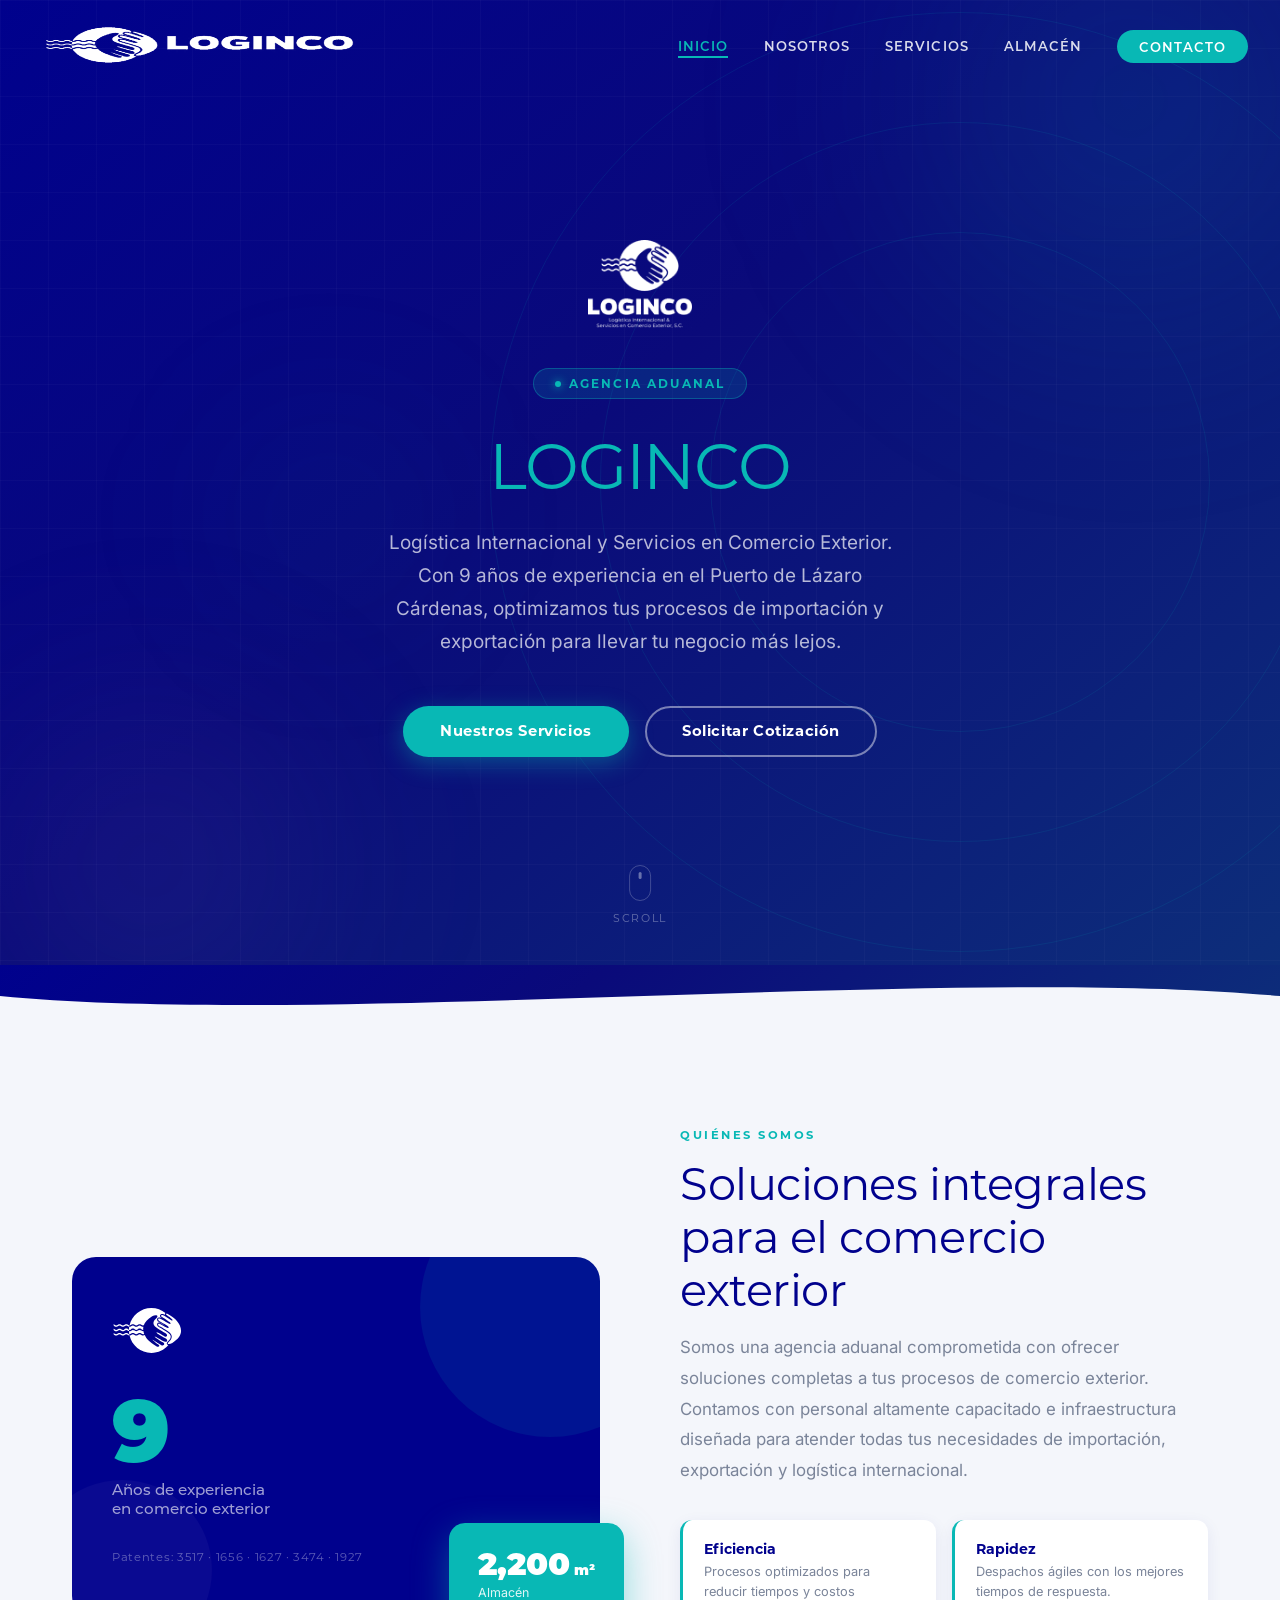
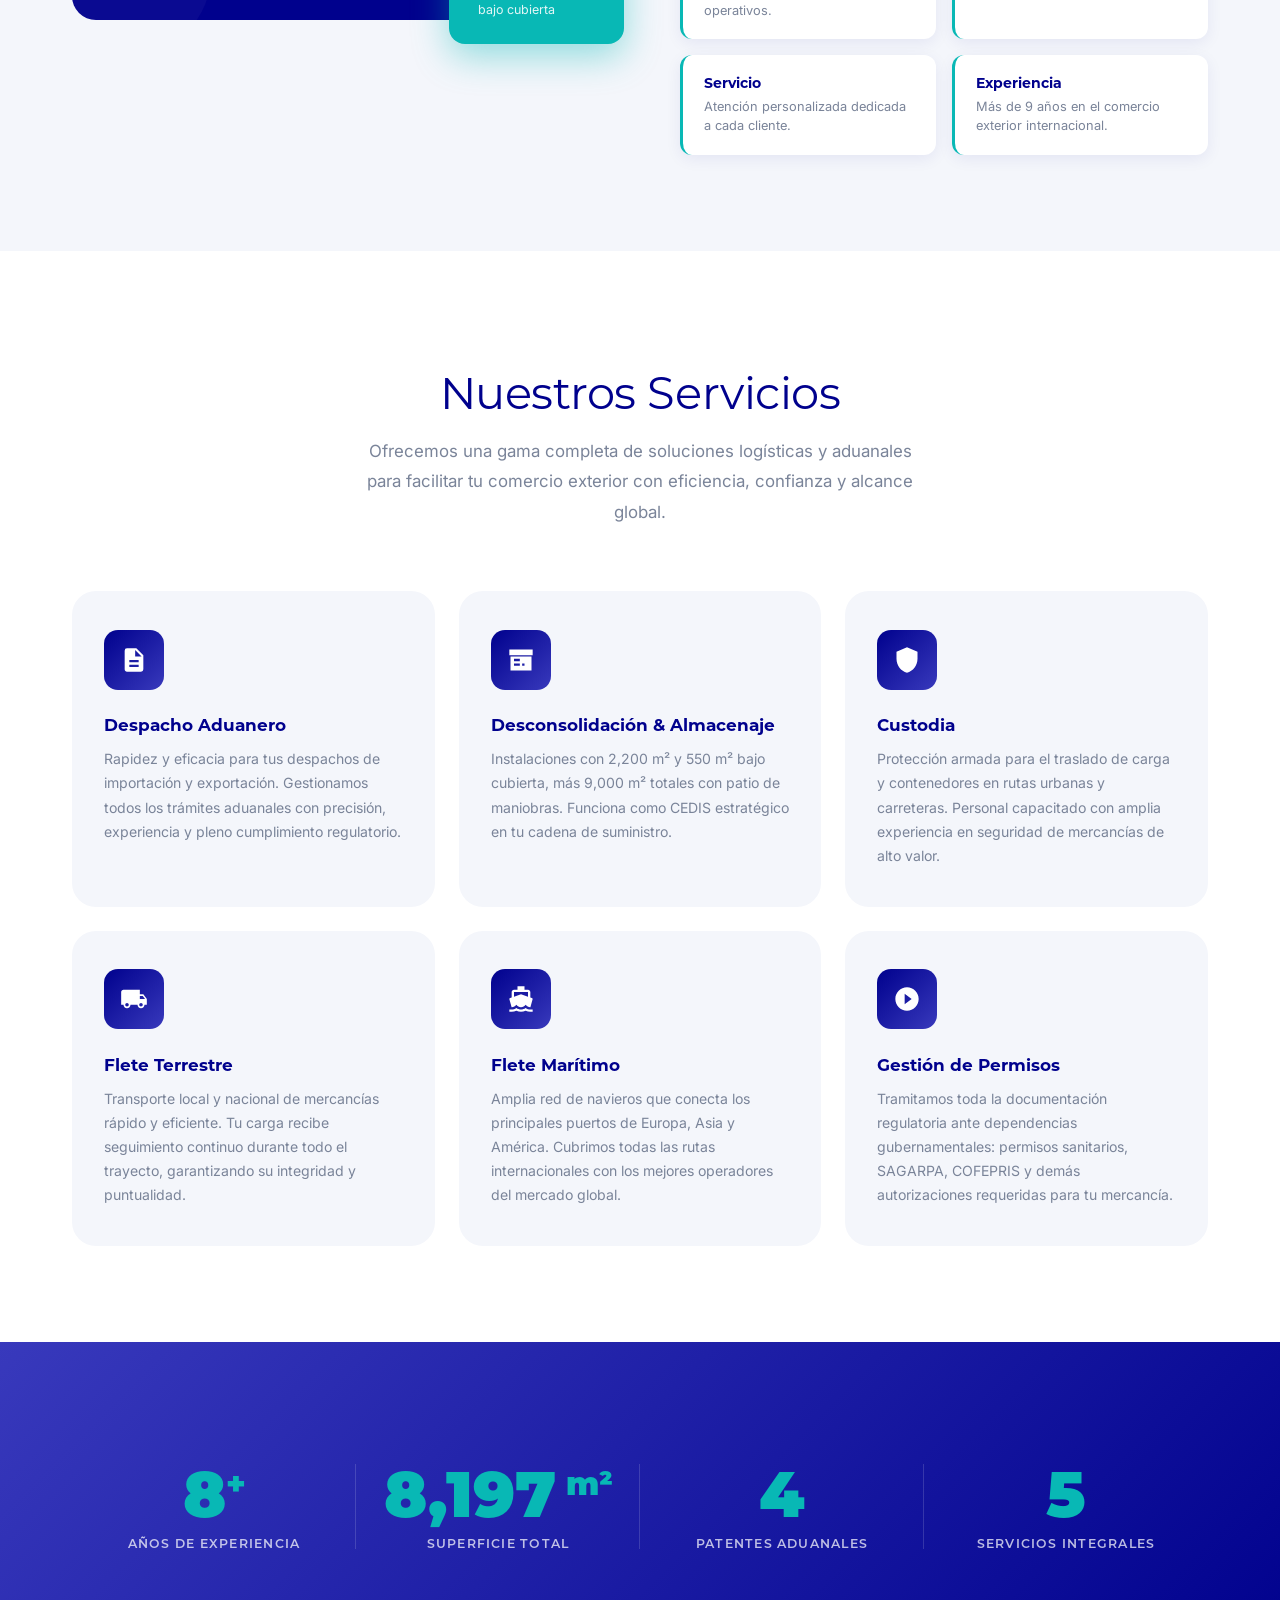
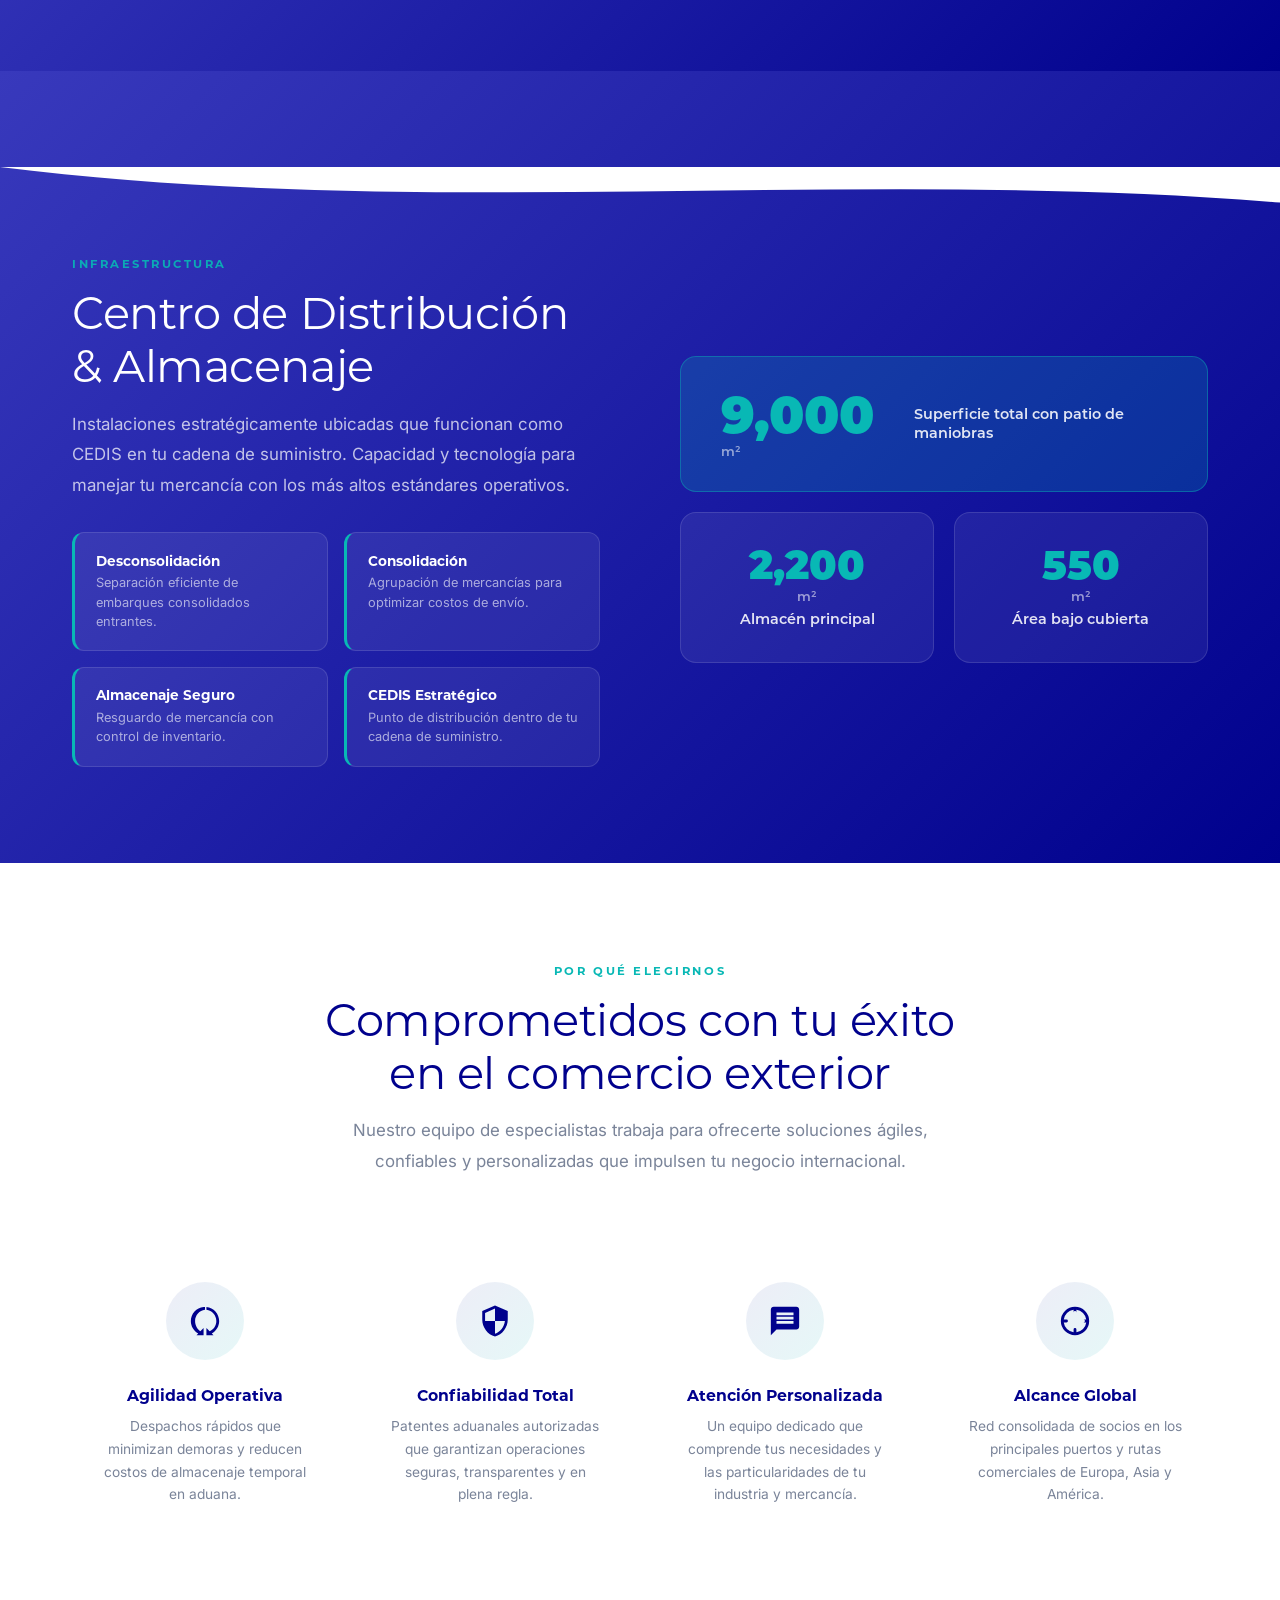
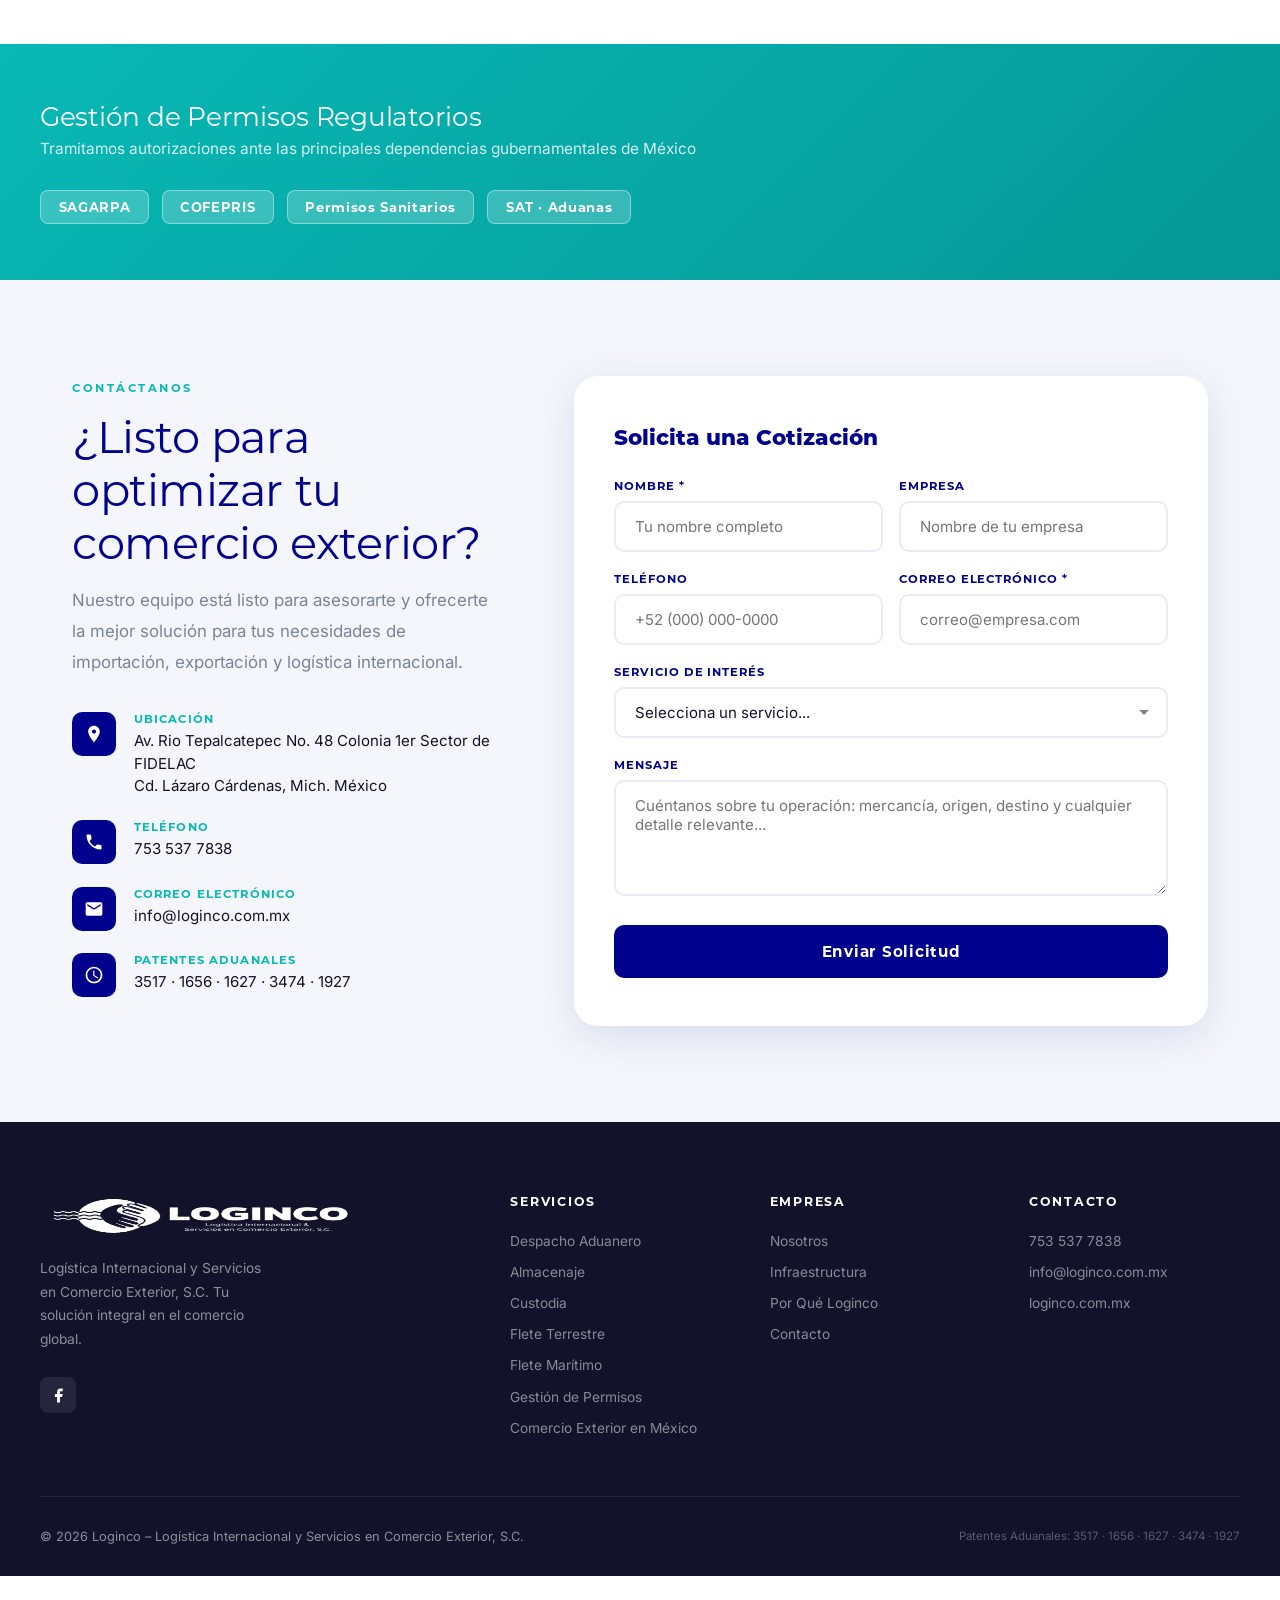
<file: index.html>
<!DOCTYPE html>
<html lang="es">
<head>
  <meta charset="UTF-8">
  <meta name="viewport" content="width=device-width, initial-scale=1.0">
  <meta name="description" content="Loginco – Agencia Aduanal con más de 9 años de experiencia en logística internacional y servicios de comercio exterior. Importación, exportación, almacenaje, flete y más.">
  <meta name="keywords" content="agencia aduanal, despacho aduanero, importación, exportación, flete marítimo, flete terrestre, almacenaje, comercio exterior, México">
  <title>Loginco | Agencia Aduanal Autorizada – Lázaro Cárdenas, Michoacán</title>

  <!-- Canonical -->
  <link rel="canonical" href="https://loginco.com.mx/">

  <!-- Favicon -->
  <link rel="icon" href="favicon.svg" type="image/svg+xml">
  <link rel="icon" href="img/favicon-32x32.png" sizes="32x32" type="image/png">
  <link rel="icon" href="img/favicon-16x16.png" sizes="16x16" type="image/png">
  <link rel="apple-touch-icon" href="img/apple-touch-icon.png" sizes="180x180">
  <link rel="shortcut icon" href="favicon.ico">

  <!-- Robots -->
  <meta name="robots" content="index, follow, max-snippet:-1, max-image-preview:large, max-video-preview:-1">

  <!-- Schema.org JSON-LD -->
  <script type="application/ld+json">
  {
    "@context": "https://schema.org",
    "@graph": [
      {
        "@type": ["LocalBusiness", "ProfessionalService"],
        "name": "Loginco – Logística Internacional y Servicios en Comercio Exterior, S.C.",
        "alternateName": "Loginco",
        "description": "Agencia aduanal autorizada con 5 patentes y más de 9 años de experiencia en importación, exportación, almacenaje, flete terrestre y marítimo, y gestión de permisos regulatorios en México.",
        "url": "https://loginco.com.mx",
        "logo": "https://loginco.com.mx/img/Logotipo-Horizontal-Descriptivo.png",
        "image": "https://loginco.com.mx/img/Logotipo-Vertical-Descriptivo.png",
        "telephone": "+52-753-537-7838",
        "email": "contacto@loginco.com.mx",
        "address": {
          "@type": "PostalAddress",
          "streetAddress": "Av. Rio Tepalcatepec No. 48, Col. 1er Sector de FIDELAC",
          "addressLocality": "Ciudad Lázaro Cárdenas",
          "addressRegion": "Michoacán",
          "postalCode": "60950",
          "addressCountry": "MX"
        },
        "geo": {
          "@type": "GeoCoordinates",
          "latitude": "17.9573",
          "longitude": "-102.1965"
        },
        "foundingDate": "2017",
        "areaServed": {
          "@type": "Country",
          "name": "México"
        },
        "hasOfferCatalog": {
          "@type": "OfferCatalog",
          "name": "Servicios Aduanales y Logísticos",
          "itemListElement": [
            {"@type": "Offer", "itemOffered": {"@type": "Service", "name": "Despacho Aduanero", "url": "https://loginco.com.mx/agencia-aduanal-mexico/"}},
            {"@type": "Offer", "itemOffered": {"@type": "Service", "name": "Desconsolidación y Almacenaje", "url": "https://loginco.com.mx/deposito-fiscal-mexico/"}},
            {"@type": "Offer", "itemOffered": {"@type": "Service", "name": "Custodia de Carga"}},
            {"@type": "Offer", "itemOffered": {"@type": "Service", "name": "Flete Terrestre", "url": "https://loginco.com.mx/transporte-de-carga-mexico/"}},
            {"@type": "Offer", "itemOffered": {"@type": "Service", "name": "Flete Marítimo", "url": "https://loginco.com.mx/envios-de-contenedores-mexico/"}},
            {"@type": "Offer", "itemOffered": {"@type": "Service", "name": "Gestión de Permisos Regulatorios"}}
          ]
        },
        "sameAs": [
          "https://loginco.com.mx"
        ]
      },
      {
        "@type": "WebSite",
        "name": "Loginco",
        "url": "https://loginco.com.mx"
      }
    ]
  }
  </script>

  <!-- Preload hero image (LCP crítico) -->
  <link rel="preload" as="image" href="/img/logo-hero.png" fetchpriority="high">


  <!-- Fuentes autoalojadas (woff2) – precarga de las críticas para el primer render -->
  <link rel="preload" as="font" type="font/woff2" href="/font/inter.woff2" crossorigin>
  <link rel="preload" as="font" type="font/woff2" href="/font/montserrat-400.woff2" crossorigin>
  <link rel="preload" as="font" type="font/woff2" href="/font/montserrat-700.woff2" crossorigin>

  <!--CSS:START--><style>@font-face{font-family:Montserrat;src:url(/font/montserrat-400.woff2)format("woff2");font-weight:400;font-style:normal;font-display:swap}@font-face{font-family:Montserrat;src:url(/font/montserrat-500.woff2)format("woff2");font-weight:500;font-style:normal;font-display:swap}@font-face{font-family:Montserrat;src:url(/font/montserrat-600.woff2)format("woff2");font-weight:600;font-style:normal;font-display:swap}@font-face{font-family:Montserrat;src:url(/font/montserrat-700.woff2)format("woff2");font-weight:700;font-style:normal;font-display:swap}@font-face{font-family:Montserrat;src:url(/font/montserrat-800.woff2)format("woff2");font-weight:800;font-style:normal;font-display:swap}@font-face{font-family:Montserrat;src:url(/font/montserrat-900.woff2)format("woff2");font-weight:900;font-style:normal;font-display:swap}@font-face{font-family:Inter;src:url(/font/inter.woff2)format("woff2");font-weight:100 900;font-style:normal;font-display:swap}:root{--navy:#00018d;--blue:#3839bc;--lavender:#7e71b7;--teal:#08b8b5;--teal-d:#069896;--white:#fff;--bg:#f4f6fb;--border:#e8ecf5;--muted:#7a8499;--dark:#12132a;--grad-hero:linear-gradient(140deg, #00018d 0%, #0a0a7a 45%, #0d2e7a 100%);--grad-mid:linear-gradient(135deg, #3839bc 0%, #00018d 100%);--shadow-s:0 4px 16px rgba(0,1,141,.07);--shadow-m:0 10px 40px rgba(0,1,141,.11);--r:16px;--rl:24px;--t:.3s ease;--font-display:"Montserrat", sans-serif;--font-heading:"Montserrat", sans-serif;--font-body:"Inter", sans-serif}*,:before,:after{box-sizing:border-box;margin:0;padding:0}html{scroll-behavior:smooth;font-size:16px}body{font-family:var(--font-body);color:var(--dark);background:var(--white);-webkit-font-smoothing:antialiased;overflow-x:hidden}img{max-width:100%;display:block}a{text-decoration:none}.wrap{width:100%;max-width:1200px;margin:0 auto;padding:0 2rem}section{padding:6rem 0}.lbl{font-family:var(--font-heading);letter-spacing:.22em;text-transform:uppercase;color:var(--teal);margin-bottom:1rem;font-size:.72rem;font-weight:700;display:inline-block}.lbl-w{color:rgba(8,184,181,.9)}.h2{font-family:var(--font-display);color:var(--navy);letter-spacing:-.01em;font-size:max(1.9rem,min(4vw,2.8rem));font-weight:400;line-height:1.18}.h2-w{color:var(--white)}.h2-c{text-align:center}.sub{color:var(--muted);margin-top:1rem;font-size:1.05rem;line-height:1.82}.sub-w{color:rgba(255,255,255,.72)}.sub-c{text-align:center;max-width:580px;margin-left:auto;margin-right:auto}.btn{font-family:var(--font-heading);letter-spacing:.04em;cursor:pointer;transition:all var(--t);border:2px solid transparent;border-radius:50px;align-items:center;gap:.5rem;padding:.9rem 2.2rem;font-size:.92rem;font-weight:700;display:inline-flex}.btn-teal{background:var(--teal);color:#fff;box-shadow:0 6px 24px rgba(8,184,181,.38)}.btn-teal:hover{background:var(--teal-d);transform:translateY(-2px);box-shadow:0 10px 32px rgba(8,184,181,.48)}.btn-ghost{color:#fff;background:0 0;border-color:rgba(255,255,255,.45)}.btn-ghost:hover{background:rgba(255,255,255,.1);border-color:#fff;transform:translateY(-2px)}.rv{opacity:0;transition:opacity .72s,transform .72s;transform:translateY(28px)}.rv.in{opacity:1;transform:translateY(0)}.d1{transition-delay:80ms}.d2{transition-delay:.16s}.d3{transition-delay:.24s}.d4{transition-delay:.32s}.d5{transition-delay:.4s}.d6{transition-delay:.48s}#nav{z-index:1000;transition:background var(--t), padding var(--t), box-shadow var(--t);justify-content:space-between;align-items:center;padding:1.4rem 2rem;display:flex;position:fixed;top:0;left:0;right:0}#nav.up{-webkit-backdrop-filter:blur(12px);backdrop-filter:blur(12px);background:rgba(0,1,141,.97);padding:.9rem 2rem;box-shadow:0 2px 30px rgba(0,0,0,.28)}.nav-logo img{filter:brightness(0)invert();height:46px;transition:height var(--t)}#nav.up .nav-logo img{height:40px}.nav-ul{align-items:center;gap:2.2rem;list-style:none;display:flex}.nav-ul a{font-family:var(--font-heading);letter-spacing:.08em;text-transform:uppercase;color:rgba(255,255,255,.85);transition:color var(--t);font-size:.82rem;font-weight:600;position:relative}.nav-ul a:after{content:"";background:var(--teal);width:0;height:2px;transition:width var(--t);position:absolute;bottom:-4px;left:0}.nav-ul a:hover,.nav-ul a.on{color:var(--teal)}.nav-ul a:hover:after,.nav-ul a.on:after{width:100%}.nav-cta{border-radius:30px;background:var(--teal)!important;color:#fff!important;padding:.55rem 1.35rem!important}.nav-cta:after{display:none!important}.nav-cta:hover{background:var(--teal-d)!important}.hbg{cursor:pointer;z-index:1001;flex-direction:column;gap:5px;padding:5px;display:none}.hbg span{width:24px;height:2px;transition:all var(--t);background:#fff;border-radius:2px;display:block}.hbg.x span:first-child{transform:translateY(7px)rotate(45deg)}.hbg.x span:nth-child(2){opacity:0}.hbg.x span:nth-child(3){transform:translateY(-7px)rotate(-45deg)}.mob-nav{background:var(--navy);z-index:999;flex-direction:column;justify-content:center;align-items:center;gap:2.5rem;display:none;position:fixed;top:0;bottom:0;left:0;right:0}.mob-nav.open{display:flex}.mob-nav a{font-family:var(--font-heading);color:rgba(255,255,255,.85);text-transform:uppercase;transition:color var(--t);font-size:1.4rem;font-weight:700}.mob-nav a:hover{color:var(--teal)}#inicio{background:var(--grad-hero);justify-content:center;align-items:center;min-height:100vh;display:flex;position:relative;overflow:hidden}.hero-grid{background-image:linear-gradient(rgba(255,255,255,.024) 1px,transparent 1px),linear-gradient(90deg,rgba(255,255,255,.024) 1px,transparent 1px);background-size:48px 48px;position:absolute;top:0;bottom:0;left:0;right:0}.glow{filter:blur(80px);pointer-events:none;border-radius:50%;animation:6s ease-in-out infinite alternate pulse;position:absolute}.g1{background:radial-gradient(circle,rgba(8,184,181,.14) 0%,transparent 70%);width:700px;height:700px;animation-delay:0s;top:-250px;right:-200px}.g2{background:radial-gradient(circle,rgba(126,113,183,.12) 0%,transparent 70%);width:500px;height:500px;animation-delay:2s;bottom:-150px;left:-100px}.g3{background:radial-gradient(circle,rgba(8,184,181,.08) 0%,transparent 70%);width:300px;height:300px;animation-delay:4s;top:38%;left:14%}@keyframes pulse{0%{opacity:.7;transform:scale(1)translate(0)}to{opacity:1;transform:scale(1.1)translate(15px,-10px)}}.ring{border:1px solid rgba(8,184,181,.1);border-radius:50%;position:absolute}.r1{width:500px;height:500px;top:50%;left:75%;transform:translate(-50%,-50%)}.r2{width:720px;height:720px;top:50%;left:75%;transform:translate(-50%,-50%)}.r3{width:940px;height:940px;top:50%;left:75%;transform:translate(-50%,-50%)}.hero-inner{z-index:2;text-align:center;max-width:840px;padding:9rem 2rem 7rem;position:relative}.hero-logo{filter:brightness(0)invert();width:auto;height:88px;margin:0 auto 2.5rem}.hero-badge{color:var(--teal);font-family:var(--font-heading);letter-spacing:.18em;text-transform:uppercase;background:rgba(8,184,181,.15);border:1px solid rgba(8,184,181,.35);border-radius:30px;align-items:center;gap:.5rem;margin-bottom:2rem;padding:.45rem 1.3rem;font-size:.75rem;font-weight:700;display:inline-flex}.hero-badge:before{content:"";background:var(--teal);width:6px;height:6px;box-shadow:0 0 8px var(--teal);border-radius:50%;animation:2s ease-in-out infinite blink}@keyframes blink{0%,to{opacity:1}50%{opacity:.25}}.hero-h1{font-family:var(--font-display);color:#fff;letter-spacing:-.02em;margin-bottom:1.5rem;font-size:max(2.4rem,min(5.8vw,4rem));font-weight:400;line-height:1.1}.hero-h1 span{color:var(--teal)}.hero-p{color:rgba(255,255,255,.7);max-width:540px;margin:0 auto 3rem;font-size:max(1rem,min(2vw,1.18rem));line-height:1.75}.hero-btns{flex-wrap:wrap;justify-content:center;gap:1rem;display:flex}.scroll-hint{color:rgba(255,255,255,.38);font-size:.68rem;font-family:var(--font-heading);letter-spacing:.15em;text-transform:uppercase;flex-direction:column;align-items:center;gap:.6rem;display:flex;position:absolute;bottom:2.5rem;left:50%;transform:translate(-50%)}.mouse{border:1.5px solid rgba(255,255,255,.22);border-radius:11px;width:22px;height:36px;position:relative}.mouse:after{content:"";background:rgba(255,255,255,.38);border-radius:2px;width:3px;height:7px;animation:1.6s ease-in-out infinite ms;position:absolute;top:6px;left:50%;transform:translate(-50%)}@keyframes ms{0%{opacity:1;top:6px}to{opacity:0;top:20px}}.wave{line-height:0;overflow:hidden}.wave svg{width:100%;display:block}#nosotros{background:var(--bg)}.about-g{grid-template-columns:1fr 1fr;align-items:center;gap:5rem;display:grid}.about-vis{position:relative}.about-card{background:var(--navy);border-radius:var(--rl);padding:3rem 2.5rem 3.5rem;position:relative;overflow:hidden}.about-card:before{content:"";background:rgba(8,184,181,.1);border-radius:50%;width:260px;height:260px;position:absolute;top:-80px;right:-80px}.about-card:after{content:"";background:rgba(126,113,183,.08);border-radius:50%;width:180px;height:180px;position:absolute;bottom:-40px;left:-40px}.about-iso{filter:brightness(0)invert();z-index:1;width:70px;margin-bottom:2rem;position:relative}.about-big{font-family:var(--font-heading);color:var(--teal);z-index:1;font-size:5.5rem;font-weight:900;line-height:1;position:relative}.about-lbl{font-family:var(--font-heading);color:rgba(255,255,255,.62);z-index:1;margin:.3rem 0 2rem;font-size:.95rem;font-weight:500;position:relative}.about-pts{color:rgba(255,255,255,.36);font-size:.72rem;font-family:var(--font-heading);letter-spacing:.06em;z-index:1;position:relative}.about-float{background:var(--teal);border-radius:var(--r);color:#fff;min-width:148px;padding:1.6rem 1.8rem;position:absolute;bottom:-1.5rem;right:-1.5rem;box-shadow:0 12px 36px rgba(8,184,181,.42)}.af-n{font-family:var(--font-heading);font-size:2rem;font-weight:900;line-height:1}.af-l{opacity:.88;margin-top:.3rem;font-size:.78rem;line-height:1.35}.pillars{grid-template-columns:1fr 1fr;gap:1rem;margin-top:2.2rem;display:grid}.pill{background:var(--white);border-left:3px solid var(--teal);box-shadow:var(--shadow-s);border-radius:12px;padding:1.2rem 1.3rem}.pill-t{font-family:var(--font-heading);color:var(--navy);margin-bottom:.3rem;font-size:.88rem;font-weight:700}.pill-d{color:var(--muted);font-size:.8rem;line-height:1.5}#servicios{background:var(--white)}.srv-intro{text-align:center;margin-bottom:4rem}.srv-grid{grid-template-columns:repeat(3,1fr);gap:1.5rem;display:grid}.srv-card{background:var(--bg);border-radius:var(--rl);transition:transform var(--t), box-shadow var(--t), background var(--t);cursor:default;padding:2.4rem 2rem;position:relative;overflow:hidden}.srv-card:after{content:"";background:var(--teal);transform-origin:0;height:3px;transition:transform var(--t);position:absolute;top:0;left:0;right:0;transform:scaleX(0)}.srv-card:hover{box-shadow:var(--shadow-m);background:var(--white);transform:translateY(-6px)}.srv-card:hover:after{transform:scaleX(1)}.srv-ico{background:linear-gradient(135deg,var(--navy) 0%,var(--blue) 100%);width:60px;height:60px;transition:background var(--t);border-radius:14px;justify-content:center;align-items:center;margin-bottom:1.6rem;display:flex}.srv-card:hover .srv-ico{background:linear-gradient(135deg,var(--teal) 0%,var(--teal-d) 100%)}.srv-ico svg{fill:#fff;width:28px;height:28px}.srv-t{font-family:var(--font-heading);color:var(--navy);margin-bottom:.75rem;font-size:1.06rem;font-weight:700}.srv-d{color:var(--muted);font-size:.88rem;line-height:1.72}#stats{background:var(--grad-mid);padding:5rem 0}.stats-g{grid-template-columns:repeat(4,1fr);display:grid}.stat{text-align:center;padding:2.5rem 1.5rem;position:relative}.stat:not(:last-child):after{content:"";background:rgba(255,255,255,.15);width:1px;position:absolute;top:25%;bottom:25%;right:0}.stat-n{font-family:var(--font-heading);color:var(--teal);font-size:max(2.8rem,min(5vw,4rem));font-weight:900;line-height:1;display:block}.stat-sup{vertical-align:super;font-size:.5em}.stat-l{font-family:var(--font-heading);letter-spacing:.1em;text-transform:uppercase;color:rgba(255,255,255,.72);margin-top:.6rem;font-size:.78rem;font-weight:600}#almacen{background:var(--grad-mid);padding-bottom:6rem}.alm-g{grid-template-columns:1fr 1fr;align-items:center;gap:5rem;padding-top:2rem;display:grid}.alm-text{color:#fff}.alm-list{grid-template-columns:1fr 1fr;gap:1rem;margin-top:2rem;display:grid}.alm-i{border:1px solid rgba(255,255,255,.12);border-left:3px solid var(--teal);background:rgba(255,255,255,.07);border-radius:12px;padding:1.2rem 1.3rem}.alm-it{font-family:var(--font-heading);color:#fff;margin-bottom:.3rem;font-size:.85rem;font-weight:700}.alm-id{color:rgba(255,255,255,.6);font-size:.8rem;line-height:1.5}.alm-cards{grid-template-columns:1fr 1fr;gap:1.2rem;display:grid}.alm-card{border-radius:var(--r);text-align:center;transition:background var(--t), transform var(--t);background:rgba(255,255,255,.07);border:1px solid rgba(255,255,255,.12);padding:2rem 1.6rem}.alm-card:hover{background:rgba(255,255,255,.12);transform:translateY(-4px)}.alm-card.feat{text-align:left;background:rgba(8,184,181,.2);border-color:rgba(8,184,181,.4);grid-column:1/-1;align-items:center;gap:2.5rem;padding:2rem 2.5rem;display:flex}.alm-big{font-family:var(--font-heading);color:var(--teal);white-space:nowrap;font-size:3.2rem;font-weight:900;line-height:1}.alm-card:not(.feat) .alm-big{font-size:2.5rem}.alm-unit{font-family:var(--font-heading);color:rgba(255,255,255,.55);margin-top:.2rem;font-size:.82rem;font-weight:600}.alm-lbl{font-family:var(--font-heading);color:rgba(255,255,255,.88);font-size:.9rem;font-weight:600;line-height:1.35}.alm-card:not(.feat) .alm-lbl{margin-top:.4rem}#porque{background:var(--white)}.why-hd{text-align:center;margin-bottom:4rem}.why-g{grid-template-columns:repeat(4,1fr);gap:1.5rem;display:grid}.why-card{text-align:center;border-radius:var(--rl);transition:all var(--t);padding:2.6rem 1.6rem}.why-card:hover{background:var(--bg);transform:translateY(-5px)}.why-ico{width:78px;height:78px;transition:background var(--t);background:linear-gradient(135deg,rgba(0,1,141,.07) 0%,rgba(8,184,181,.1) 100%);border-radius:50%;justify-content:center;align-items:center;margin:0 auto 1.6rem;display:flex}.why-card:hover .why-ico{background:linear-gradient(135deg,var(--navy) 0%,var(--blue) 100%)}.why-ico svg{width:34px;height:34px;fill:var(--navy);transition:fill var(--t)}.why-card:hover .why-ico svg{fill:#fff}.why-t{font-family:var(--font-heading);color:var(--navy);margin-bottom:.65rem;font-size:.98rem;font-weight:700}.why-d{color:var(--muted);font-size:.86rem;line-height:1.65}.perm-band{background:linear-gradient(135deg,var(--teal) 0%,var(--teal-d) 100%);padding:3.5rem 2rem}.perm-inner{flex-wrap:wrap;justify-content:space-between;align-items:center;gap:2rem;max-width:1200px;margin:0 auto;display:flex}.perm-txt h3{font-family:var(--font-display);color:#fff;letter-spacing:-.01em;margin-bottom:.4rem;font-size:1.65rem;font-weight:400}.perm-txt p{color:rgba(255,255,255,.82);font-size:.96rem}.perm-tags{flex-wrap:wrap;gap:.8rem;display:flex}.ptag{color:#fff;font-family:var(--font-heading);letter-spacing:.05em;background:rgba(255,255,255,.2);border:1px solid rgba(255,255,255,.38);border-radius:8px;padding:.5rem 1.1rem;font-size:.82rem;font-weight:700}#contacto{background:var(--bg)}.cnt-g{grid-template-columns:1fr 1.5fr;align-items:start;gap:5rem;display:grid}.cit{align-items:flex-start;gap:1.1rem;display:flex}.cit-items{flex-direction:column;gap:1.4rem;margin-top:2.2rem;display:flex}.cit-ico{background:var(--navy);border-radius:10px;flex-shrink:0;justify-content:center;align-items:center;width:44px;height:44px;display:flex}.cit-ico svg{fill:#fff;width:20px;height:20px}.cit-l{font-family:var(--font-heading);letter-spacing:.1em;text-transform:uppercase;color:var(--teal);margin-bottom:.25rem;font-size:.72rem;font-weight:700}.cit-v{color:var(--dark);font-size:.94rem;line-height:1.5}.frm-wrap{background:var(--white);border-radius:var(--rl);box-shadow:var(--shadow-m);padding:3rem 2.5rem}.frm-title{font-family:var(--font-heading);color:var(--navy);margin-bottom:1.8rem;font-size:1.35rem;font-weight:800}.frm-row{grid-template-columns:1fr 1fr;gap:1rem;display:grid}.fg{margin-bottom:1.2rem}.fg label{font-family:var(--font-heading);letter-spacing:.08em;text-transform:uppercase;color:var(--navy);margin-bottom:.5rem;font-size:.72rem;font-weight:700;display:block}.fg input,.fg select,.fg textarea{border:2px solid var(--border);width:100%;font-family:var(--font-body);color:var(--dark);transition:border-color var(--t), box-shadow var(--t);-ms-appearance:none;appearance:none;background:#fff;border-radius:10px;outline:none;padding:.9rem 1.15rem;font-size:.94rem}.fg input:focus,.fg select:focus,.fg textarea:focus{border-color:var(--teal);box-shadow:0 0 0 3px rgba(8,184,181,.12)}.fg textarea{resize:vertical;min-height:116px}.fg select{background-image:url("data:image/svg+xml,%3Csvg xmlns='http://www.w3.org/2000/svg' width='12' height='8' viewBox='0 0 12 8'%3E%3Cpath fill='%237a8499' d='M1 1l5 5 5-5'/%3E%3C/svg%3E");background-position:right 1rem center;background-repeat:no-repeat;padding-right:2.5rem}.btn-send{background:var(--navy);color:#fff;width:100%;font-family:var(--font-heading);letter-spacing:.05em;cursor:pointer;transition:all var(--t);border:none;border-radius:10px;margin-top:.4rem;padding:1.05rem 2rem;font-size:.95rem;font-weight:700}.btn-send:hover{background:var(--teal);transform:translateY(-2px);box-shadow:0 8px 28px rgba(8,184,181,.38)}.btn-send.ok{background:var(--teal)}footer{background:var(--dark);color:rgba(255,255,255,.52);padding:4.5rem 2rem 2rem}.ft-g{border-bottom:1px solid rgba(255,255,255,.07);grid-template-columns:2fr 1fr 1fr 1fr;gap:3rem;max-width:1200px;margin:0 auto;padding-bottom:3rem;display:grid}.ft-logo{filter:brightness(0)invert();height:44px;margin-bottom:1.2rem}.ft-brand p{max-width:240px;font-size:.86rem;line-height:1.72}.ft-social{gap:.7rem;margin-top:1.6rem;display:flex}.soc{width:36px;height:36px;transition:all var(--t);background:rgba(255,255,255,.08);border-radius:8px;justify-content:center;align-items:center;display:flex}.soc:hover{background:var(--teal);transform:translateY(-2px)}.soc svg{fill:#fff;width:17px;height:17px}.ft-col h5{font-family:var(--font-heading);letter-spacing:.14em;text-transform:uppercase;color:#fff;margin-bottom:1.3rem;font-size:.78rem;font-weight:700}.ft-col ul{list-style:none}.ft-col li{margin-bottom:.7rem}.ft-col a{color:rgba(255,255,255,.5);transition:color var(--t);font-size:.86rem}.ft-col a:hover{color:var(--teal)}.ft-bot{flex-wrap:wrap;justify-content:space-between;align-items:center;gap:1rem;max-width:1200px;margin:0 auto;padding-top:2rem;display:flex}.ft-bot p{font-size:.8rem}.ft-pts{color:rgba(255,255,255,.3);font-size:.72rem}@media (max-width:1024px){.srv-grid,.stats-g,.why-g{grid-template-columns:repeat(2,1fr)}.ft-g{grid-template-columns:1fr 1fr;gap:2rem}}@media (max-width:900px){.about-g,.alm-g,.cnt-g{grid-template-columns:1fr;gap:3rem}.about-float{display:none}}@media (max-width:768px){.nav-ul{display:none!important}.hbg{display:flex}section{padding:4rem 0}.srv-grid{grid-template-columns:1fr}.stats-g{grid-template-columns:repeat(2,1fr)}.stat:not(:last-child):after{display:none}.why-g,.frm-row,.ft-g{grid-template-columns:1fr}.ft-bot,.perm-inner{text-align:center;flex-direction:column}.alm-list{grid-template-columns:1fr}.r1,.r2,.r3{display:none}}@media (max-width:500px){.stats-g,.pillars,.alm-cards{grid-template-columns:1fr}.alm-card.feat{text-align:center;flex-direction:column;gap:.8rem}}.page-hero{background:var(--grad-hero);color:var(--white);padding:9rem 0 4rem}.page-hero .wrap{max-width:900px}.breadcrumb{font-family:var(--font-heading);letter-spacing:.04em;opacity:.75;margin-bottom:1rem;font-size:.8rem;font-weight:600}.breadcrumb a{color:var(--white);text-underline-offset:3px;text-decoration:underline}.page-hero h1{font-family:var(--font-display);margin-bottom:1rem;font-size:max(2rem,min(4.5vw,3rem));font-weight:800;line-height:1.15}.page-hero p{opacity:.9;max-width:640px;font-size:1.1rem;line-height:1.6}.page-hero .btn-row{flex-wrap:wrap;gap:1rem;margin-top:2rem;display:flex}.svc-block{padding:5rem 0}.svc-block .wrap{max-width:900px}.svc-block h2{font-family:var(--font-display);color:var(--navy);margin-bottom:1.2rem;font-size:1.8rem;font-weight:800}.svc-block p{color:var(--muted);margin-bottom:1rem;font-size:1.05rem;line-height:1.75}.svc-block p strong{color:var(--dark)}.faq{background:var(--bg);padding:5rem 0}.faq .wrap{max-width:800px}.faq h2{font-family:var(--font-display);color:var(--navy);text-align:center;margin-bottom:2rem;font-size:1.8rem;font-weight:800}.faq-item{background:var(--white);border:1px solid var(--border);border-radius:var(--r);box-shadow:var(--shadow-s);margin-bottom:1rem;padding:1.5rem}.faq-item h3{font-family:var(--font-heading);color:var(--dark);margin-bottom:.5rem;font-size:1.05rem;font-weight:700}.faq-item p{color:var(--muted);font-size:.95rem;line-height:1.6}.cross-links{padding:5rem 0}.cross-links h2{font-family:var(--font-display);color:var(--navy);text-align:center;margin-bottom:2rem;font-size:1.8rem;font-weight:800}.cross-grid{grid-template-columns:repeat(auto-fit,minmax(220px,1fr));gap:1.5rem;display:grid}.cross-card{background:var(--white);border:1px solid var(--border);border-radius:var(--r);box-shadow:var(--shadow-s);transition:transform var(--t), box-shadow var(--t);padding:1.5rem;display:block}.cross-card:hover{box-shadow:var(--shadow-m);transform:translateY(-4px)}.cross-card h3{font-family:var(--font-heading);color:var(--navy);margin-bottom:.4rem;font-size:1rem;font-weight:700}.cross-card p{color:var(--muted);font-size:.9rem;line-height:1.5}a.srv-card{cursor:pointer;display:block}@media (prefers-reduced-motion:reduce){*,:before,:after{scroll-behavior:auto!important;transition-duration:.001ms!important;animation-duration:.001ms!important;animation-iteration-count:1!important}}</style><!--CSS:END-->
</head>
<body>

<!-- ─── NAVBAR ─────────────────────────────── -->
<nav id="nav">
  <a href="#inicio" class="nav-logo">
    <img src="/img/logo-nav.png" alt="Loginco – Agencia Aduanal" width="334" height="96" decoding="async">
  </a>
  <ul class="nav-ul" id="navUl">
    <li><a href="#inicio">Inicio</a></li>
    <li><a href="#nosotros">Nosotros</a></li>
    <li><a href="#servicios">Servicios</a></li>
    <li><a href="#almacen">Almacén</a></li>
    <li><a href="#contacto" class="nav-cta">Contacto</a></li>
  </ul>
  <button class="hbg" id="hbg" aria-label="Menú" aria-expanded="false">
    <span></span><span></span><span></span>
  </button>
</nav>

<!-- Mobile overlay -->
<nav class="mob-nav" id="mobNav">
  <a href="#inicio">Inicio</a>
  <a href="#nosotros">Nosotros</a>
  <a href="#servicios">Servicios</a>
  <a href="#almacen">Almacén</a>
  <a href="#contacto">Contacto</a>
</nav>

<!-- ─── HERO ──────────────────────────────── -->
<section id="inicio">
  <div class="hero-grid"></div>
  <div class="glow g1"></div>
  <div class="glow g2"></div>
  <div class="glow g3"></div>
  <div class="ring r1"></div>
  <div class="ring r2"></div>
  <div class="ring r3"></div>

  <div class="hero-inner">
    <img src="/img/logo-hero.png" alt="Loginco – Agencia Aduanal Autorizada" class="hero-logo" width="224" height="190" fetchpriority="high" decoding="async">
    <div class="hero-badge">Agencia Aduanal</div>
    <h1 class="hero-h1">
      <span>LOGINCO</span>
    </h1>
    <p class="hero-p">
      Logística Internacional y Servicios en Comercio Exterior.<br>
      Con 9 años de experiencia en el Puerto de Lázaro Cárdenas, optimizamos tus procesos de importación y exportación para llevar tu negocio más lejos.
    </p>
    <div class="hero-btns">
      <a href="#servicios" class="btn btn-teal">Nuestros Servicios</a>
      <a href="#contacto" class="btn btn-ghost">Solicitar Cotización</a>
    </div>
  </div>

  <div class="scroll-hint">
    <div class="mouse"></div>
    <span>Scroll</span>
  </div>
</section>

<!-- wave -->
<div class="wave" style="background:var(--grad-hero);">
  <svg viewBox="0 0 1440 70" xmlns="http://www.w3.org/2000/svg" preserveAspectRatio="none">
    <path d="M0,35 C360,70 1080,0 1440,35 L1440,70 L0,70 Z" fill="#f4f6fb"/>
  </svg>
</div>

<!-- ─── ABOUT ──────────────────────────────── -->
<section id="nosotros">
  <div class="wrap">
    <div class="about-g">
      <!-- Card -->
      <div class="about-vis rv">
        <div class="about-card">
          <img src="/img/Isotipo-Loginco.svg" alt="Isotipo Loginco – Agencia Aduanal" class="about-iso" width="70" height="50" loading="lazy" decoding="async">
          <div class="about-big counter" data-target="9">9</div>
          <div class="about-lbl">Años de experiencia<br>en comercio exterior</div>
          <div class="about-pts">Patentes: 3517 · 1656 · 1627 · 3474 · 1927</div>
        </div>
        <div class="about-float">
          <div class="af-n">2,200<small style="font-size:.45em"> m²</small></div>
          <div class="af-l">Almacén<br>bajo cubierta</div>
        </div>
      </div>
      <!-- Text -->
      <div>
        <div class="lbl rv">Quiénes somos</div>
        <h2 class="h2 rv d1">Soluciones integrales para el comercio exterior</h2>
        <p class="sub rv d2">Somos una agencia aduanal comprometida con ofrecer soluciones completas a tus procesos de comercio exterior. Contamos con personal altamente capacitado e infraestructura diseñada para atender todas tus necesidades de importación, exportación y logística internacional.</p>
        <div class="pillars">
          <div class="pill rv d2"><div class="pill-t">Eficiencia</div><div class="pill-d">Procesos optimizados para reducir tiempos y costos operativos.</div></div>
          <div class="pill rv d3"><div class="pill-t">Rapidez</div><div class="pill-d">Despachos ágiles con los mejores tiempos de respuesta.</div></div>
          <div class="pill rv d4"><div class="pill-t">Servicio</div><div class="pill-d">Atención personalizada dedicada a cada cliente.</div></div>
          <div class="pill rv d5"><div class="pill-t">Experiencia</div><div class="pill-d">Más de 9 años en el comercio exterior internacional.</div></div>
        </div>
      </div>
    </div>
  </div>
</section>

<!-- ─── SERVICES ───────────────────────────── -->
<section id="servicios">
  <div class="wrap">
    <div class="srv-intro">
      <div class="lbl rv"></div>
      <h2 class="h2 h2-c rv d1">Nuestros Servicios</h2>
      <p class="sub sub-c rv d2">Ofrecemos una gama completa de soluciones logísticas y aduanales para facilitar tu comercio exterior con eficiencia, confianza y alcance global.</p>
    </div>
    <div class="srv-grid">

      <a class="srv-card rv d1" href="/agencia-aduanal-mexico/">
        <div class="srv-ico">
          <svg viewBox="0 0 24 24"><path d="M14 2H6a2 2 0 0 0-2 2v16c0 1.1.89 2 2 2h12a2 2 0 0 0 2-2V8l-6-6zM13 3.5 18.5 9H13V3.5zM8 16h8v2H8v-2zm0-4h8v2H8v-2z"/></svg>
        </div>
        <h3 class="srv-t">Despacho Aduanero</h3>
        <div class="srv-d">Rapidez y eficacia para tus despachos de importación y exportación. Gestionamos todos los trámites aduanales con precisión, experiencia y pleno cumplimiento regulatorio.</div>
      </a>

      <a class="srv-card rv d2" href="/deposito-fiscal-mexico/">
        <div class="srv-ico">
          <svg viewBox="0 0 24 24"><path d="M2 3h20v5H2V3zm1 6h18v12H3V9zm3 2v2h5v-2H6zm0 4v2h5v-2H6zm7 0v2h2v-2h-2z"/></svg>
        </div>
        <h3 class="srv-t">Desconsolidación &amp; Almacenaje</h3>
        <div class="srv-d">Instalaciones con 2,200 m² y 550 m² bajo cubierta, más 9,000 m² totales con patio de maniobras. Funciona como CEDIS estratégico en tu cadena de suministro.</div>
      </a>

      <div class="srv-card rv d3">
        <div class="srv-ico">
          <svg viewBox="0 0 24 24"><path d="M12 1 3 5v6c0 5.55 3.84 10.74 9 12 5.16-1.26 9-6.45 9-12V5l-9-4zm-1 13.41L8.59 12 7.17 13.41 11 17.25l6.83-6.84-1.41-1.41L11 14.41z"/></svg>
        </div>
        <h3 class="srv-t">Custodia</h3>
        <div class="srv-d">Protección armada para el traslado de carga y contenedores en rutas urbanas y carreteras. Personal capacitado con amplia experiencia en seguridad de mercancías de alto valor.</div>
      </div>

      <a class="srv-card rv d4" href="/transporte-de-carga-mexico/">
        <div class="srv-ico">
          <svg viewBox="0 0 24 24"><path d="M20 8h-3V4H3c-1.1 0-2 .9-2 2v11h2c0 1.66 1.34 3 3 3s3-1.34 3-3h6c0 1.66 1.34 3 3 3s3-1.34 3-3h2v-5l-3-4zM6 18.5c-.83 0-1.5-.67-1.5-1.5s.67-1.5 1.5-1.5 1.5.67 1.5 1.5-.67 1.5-1.5 1.5zm13.5-9 1.96 2.5H17V9.5h2.5zm-1.5 9c-.83 0-1.5-.67-1.5-1.5s.67-1.5 1.5-1.5 1.5.67 1.5 1.5-.67 1.5-1.5 1.5z"/></svg>
        </div>
        <h3 class="srv-t">Flete Terrestre</h3>
        <div class="srv-d">Transporte local y nacional de mercancías rápido y eficiente. Tu carga recibe seguimiento continuo durante todo el trayecto, garantizando su integridad y puntualidad.</div>
      </a>

      <a class="srv-card rv d5" href="/envios-de-contenedores-mexico/">
        <div class="srv-ico">
          <svg viewBox="0 0 24 24"><path d="M20 21c-1.39 0-2.78-.47-4-1.32-2.44 1.71-5.56 1.71-8 0C6.78 20.53 5.39 21 4 21H2v2h2c1.38 0 2.74-.35 4-.99 2.52 1.29 5.48 1.29 8 0 1.26.64 2.62.99 4 .99h2v-2h-2zM3.95 19H4c1.6 0 3.02-.88 4-2 .98 1.12 2.4 2 4 2s3.02-.88 4-2c.98 1.12 2.4 2 4 2h.05l1.89-6.68c.08-.26.06-.54-.06-.78s-.34-.42-.6-.5L20 10.62V6c0-1.1-.9-2-2-2h-3V1H9v3H6c-1.1 0-2 .9-2 2v4.62l-1.29.42c-.26.08-.48.26-.6.5s-.15.52-.06.78L3.95 19zM6 6h12v3.97L12 8 6 9.97V6z"/></svg>
        </div>
        <h3 class="srv-t">Flete Marítimo</h3>
        <div class="srv-d">Amplia red de navieros que conecta los principales puertos de Europa, Asia y América. Cubrimos todas las rutas internacionales con los mejores operadores del mercado global.</div>
      </a>

      <div class="srv-card rv d6">
        <div class="srv-ico">
          <svg viewBox="0 0 24 24"><path d="M12 2C6.48 2 2 6.48 2 12s4.48 10 10 10 10-4.48 10-10S17.52 2 12 2zm-2 14.5v-9l6 4.5-6 4.5z"/></svg>
        </div>
        <h3 class="srv-t">Gestión de Permisos</h3>
        <div class="srv-d">Tramitamos toda la documentación regulatoria ante dependencias gubernamentales: permisos sanitarios, SAGARPA, COFEPRIS y demás autorizaciones requeridas para tu mercancía.</div>
      </div>

    </div>
  </div>
</section>

<!-- ─── STATS ──────────────────────────────── -->
<section id="stats">
  <div class="wrap">
    <div class="stats-g">
      <div class="stat rv">
        <span class="stat-n"><span class="counter" data-target="9">9</span><span class="stat-sup">+</span></span>
        <div class="stat-l">Años de Experiencia</div>
      </div>
      <div class="stat rv d2">
        <span class="stat-n"><span class="counter" data-target="9000">9,000</span><span class="stat-sup"> m²</span></span>
        <div class="stat-l">Superficie Total</div>
      </div>
      <div class="stat rv d3">
        <span class="stat-n"><span class="counter" data-target="5">5</span></span>
        <div class="stat-l">Patentes Aduanales</div>
      </div>
      <div class="stat rv d4">
        <span class="stat-n"><span class="counter" data-target="6">6</span></span>
        <div class="stat-l">Servicios Integrales</div>
      </div>
    </div>
  </div>
</section>

<!-- ─── WAREHOUSE ─────────────────────────── -->
<section id="almacen" style="padding-bottom:6rem;">
  <!-- top wave -->
  <div class="wave">
    <svg viewBox="0 0 1440 60" xmlns="http://www.w3.org/2000/svg" preserveAspectRatio="none" style="display:block;width:100%;">
      <path d="M0,0 C480,60 960,0 1440,40 L1440,0 Z" fill="#ffffff"/>
    </svg>
  </div>
  <div class="wrap">
    <div class="alm-g">
      <div class="alm-text">
        <div class="lbl lbl-w rv">Infraestructura</div>
        <h2 class="h2 h2-w rv d1">Centro de Distribución &amp; Almacenaje</h2>
        <p class="sub sub-w rv d2">Instalaciones estratégicamente ubicadas que funcionan como CEDIS en tu cadena de suministro. Capacidad y tecnología para manejar tu mercancía con los más altos estándares operativos.</p>
        <div class="alm-list rv d3">
          <div class="alm-i"><div class="alm-it">Desconsolidación</div><div class="alm-id">Separación eficiente de embarques consolidados entrantes.</div></div>
          <div class="alm-i"><div class="alm-it">Consolidación</div><div class="alm-id">Agrupación de mercancías para optimizar costos de envío.</div></div>
          <div class="alm-i"><div class="alm-it">Almacenaje Seguro</div><div class="alm-id">Resguardo de mercancía con control de inventario.</div></div>
          <div class="alm-i"><div class="alm-it">CEDIS Estratégico</div><div class="alm-id">Punto de distribución dentro de tu cadena de suministro.</div></div>
        </div>
      </div>
      <div class="alm-cards rv d2">
        <div class="alm-card feat">
          <div>
            <div class="alm-big">9,000</div>
            <div class="alm-unit">m²</div>
          </div>
          <div class="alm-lbl">Superficie total con patio de maniobras</div>
        </div>
        <div class="alm-card">
          <div class="alm-big">2,200</div>
          <div class="alm-unit">m²</div>
          <div class="alm-lbl">Almacén principal</div>
        </div>
        <div class="alm-card">
          <div class="alm-big">550</div>
          <div class="alm-unit">m²</div>
          <div class="alm-lbl">Área bajo cubierta</div>
        </div>
      </div>
    </div>
  </div>
</section>

<!-- ─── WHY US ────────────────────────────── -->
<section id="porque">
  <div class="wrap">
    <div class="why-hd">
      <div class="lbl rv">Por qué elegirnos</div>
      <h2 class="h2 h2-c rv d1">Comprometidos con tu éxito<br>en el comercio exterior</h2>
      <p class="sub sub-c rv d2">Nuestro equipo de especialistas trabaja para ofrecerte soluciones ágiles, confiables y personalizadas que impulsen tu negocio internacional.</p>
    </div>
    <div class="why-g">
      <div class="why-card rv d1">
        <div class="why-ico">
          <svg viewBox="0 0 24 24"><path d="M13 2.05v2.02c3.95.49 7 3.85 7 7.93 0 3.21-1.81 6-4.72 7.28L13 17v5h5l-1.22-1.22C19.91 19.07 22 15.76 22 12c0-5.18-3.95-9.45-9-9.95zM11 2.05C5.95 2.55 2 6.82 2 12c0 3.76 2.09 7.07 5.22 8.78L6 22h5v-5l-2.28 2.28C6.81 18 5 15.21 5 12c0-4.08 3.05-7.44 7-7.93V2.05z"/></svg>
        </div>
        <div class="why-t">Agilidad Operativa</div>
        <div class="why-d">Despachos rápidos que minimizan demoras y reducen costos de almacenaje temporal en aduana.</div>
      </div>
      <div class="why-card rv d2">
        <div class="why-ico">
          <svg viewBox="0 0 24 24"><path d="M12 1 3 5v6c0 5.55 3.84 10.74 9 12 5.16-1.26 9-6.45 9-12V5l-9-4zm0 10.99h7c-.53 4.12-3.28 7.79-7 8.94V12H5V6.3l7-3.11v8.8z"/></svg>
        </div>
        <div class="why-t">Confiabilidad Total</div>
        <div class="why-d">Patentes aduanales autorizadas que garantizan operaciones seguras, transparentes y en plena regla.</div>
      </div>
      <div class="why-card rv d3">
        <div class="why-ico">
          <svg viewBox="0 0 24 24"><path d="M20 2H4c-1.1 0-2 .9-2 2v18l4-4h14c1.1 0 2-.9 2-2V4c0-1.1-.9-2-2-2zm-2 12H6v-2h12v2zm0-3H6V9h12v2zm0-3H6V6h12v2z"/></svg>
        </div>
        <div class="why-t">Atención Personalizada</div>
        <div class="why-d">Un equipo dedicado que comprende tus necesidades y las particularidades de tu industria y mercancía.</div>
      </div>
      <div class="why-card rv d4">
        <div class="why-ico">
          <svg viewBox="0 0 24 24"><path d="M12 2a10 10 0 1 0 0 20A10 10 0 0 0 12 2zm1 17.93V18a1 1 0 1 0-2 0v1.93A8.001 8.001 0 0 1 4.07 13H6a1 1 0 1 0 0-2H4.07A8.001 8.001 0 0 1 11 4.07V6a1 1 0 1 1 2 0V4.07A8.001 8.001 0 0 1 19.93 11H18a1 1 0 1 1 0 2h1.93A8.001 8.001 0 0 1 13 19.93z"/></svg>
        </div>
        <div class="why-t">Alcance Global</div>
        <div class="why-d">Red consolidada de socios en los principales puertos y rutas comerciales de Europa, Asia y América.</div>
      </div>
    </div>
  </div>
</section>

<!-- ─── PERMISOS BAND ─────────────────────── -->
<div class="perm-band rv">
  <div class="perm-inner">
    <div class="perm-txt">
      <h3>Gestión de Permisos Regulatorios</h3>
      <p>Tramitamos autorizaciones ante las principales dependencias gubernamentales de México</p>
    </div>
    <div class="perm-tags">
      <span class="ptag">SAGARPA</span>
      <span class="ptag">COFEPRIS</span>
      <span class="ptag">Permisos Sanitarios</span>
      <span class="ptag">SAT · Aduanas</span>
    </div>
  </div>
</div>

<!-- ─── CONTACT ───────────────────────────── -->
<section id="contacto">
  <div class="wrap">
    <div class="cnt-g">
      <!-- Left -->
      <div>
        <div class="lbl rv">Contáctanos</div>
        <h2 class="h2 rv d1">¿Listo para optimizar tu comercio exterior?</h2>
        <p class="sub rv d2">Nuestro equipo está listo para asesorarte y ofrecerte la mejor solución para tus necesidades de importación, exportación y logística internacional.</p>
        <div class="cit-items">
          <div class="cit rv d3">
            <div class="cit-ico">
              <svg viewBox="0 0 24 24"><path d="M12 2C8.13 2 5 5.13 5 9c0 5.25 7 13 7 13s7-7.75 7-13c0-3.87-3.13-7-7-7zm0 9.5c-1.38 0-2.5-1.12-2.5-2.5s1.12-2.5 2.5-2.5 2.5 1.12 2.5 2.5-1.12 2.5-2.5 2.5z"/></svg>
            </div>
            <div>
              <div class="cit-l">Ubicación</div>
              <div class="cit-v">Av. Rio Tepalcatepec No. 48 Colonia 1er Sector de FIDELAC<br>Cd. Lázaro Cárdenas, Mich. México</div>
            </div>
          </div>
          <div class="cit rv d4">
            <div class="cit-ico">
              <svg viewBox="0 0 24 24"><path d="M6.62 10.79c1.44 2.83 3.76 5.14 6.59 6.59l2.2-2.2c.27-.27.67-.36 1.02-.24 1.12.37 2.33.57 3.57.57.55 0 1 .45 1 1V20c0 .55-.45 1-1 1-9.39 0-17-7.61-17-17 0-.55.45-1 1-1h3.5c.55 0 1 .45 1 1 0 1.25.2 2.45.57 3.57.11.35.03.74-.25 1.02l-2.2 2.2z"/></svg>
            </div>
            <div>
              <div class="cit-l">Teléfono</div>
              <div class="cit-v"><a href="tel:+527535377838" style="color:inherit;">753 537 7838</a></div>
            </div>
          </div>
          <div class="cit rv d4">
            <div class="cit-ico">
              <svg viewBox="0 0 24 24"><path d="M20 4H4c-1.1 0-2 .9-2 2v12c0 1.1.9 2 2 2h16c1.1 0 2-.9 2-2V6c0-1.1-.9-2-2-2zm0 4-8 5-8-5V6l8 5 8-5v2z"/></svg>
            </div>
            <div>
              <div class="cit-l">Correo Electrónico</div>
              <div class="cit-v"><a href="mailto:info@loginco.com.mx" style="color:inherit;">info@loginco.com.mx</a></div>
            </div>
          </div>
          <div class="cit rv d5">
            <div class="cit-ico">
              <svg viewBox="0 0 24 24"><path d="M11.99 2C6.47 2 2 6.48 2 12s4.47 10 9.99 10C17.52 22 22 17.52 22 12S17.52 2 11.99 2zM12 20c-4.42 0-8-3.58-8-8s3.58-8 8-8 8 3.58 8 8-3.58 8-8 8zm.5-13H11v6l5.25 3.15.75-1.23-4.5-2.67V7z"/></svg>
            </div>
            <div>
              <div class="cit-l">Patentes Aduanales</div>
              <div class="cit-v">3517 · 1656 · 1627 · 3474 · 1927</div>
            </div>
          </div>
        </div>
      </div>
      <!-- Form -->
      <div class="frm-wrap rv d2">
        <div class="frm-title">Solicita una Cotización</div>
        <form id="cForm" novalidate>
          <div class="frm-row">
            <div class="fg"><label for="fn">Nombre *</label><input type="text" id="fn" placeholder="Tu nombre completo" required></div>
            <div class="fg"><label for="fe">Empresa</label><input type="text" id="fe" placeholder="Nombre de tu empresa"></div>
          </div>
          <div class="frm-row">
            <div class="fg"><label for="ft">Teléfono</label><input type="tel" id="ft" placeholder="+52 (000) 000-0000"></div>
            <div class="fg"><label for="fem">Correo Electrónico *</label><input type="email" id="fem" placeholder="correo@empresa.com" required></div>
          </div>
          <div class="fg">
            <label for="fsv">Servicio de Interés</label>
            <select id="fsv">
              <option value="">Selecciona un servicio...</option>
              <option>Despacho Aduanero</option>
              <option>Desconsolidación &amp; Almacenaje</option>
              <option>Custodia</option>
              <option>Flete Terrestre</option>
              <option>Flete Marítimo</option>
              <option>Gestión de Permisos</option>
              <option>Múltiples Servicios</option>
            </select>
          </div>
          <div class="fg"><label for="fm">Mensaje</label><textarea id="fm" placeholder="Cuéntanos sobre tu operación: mercancía, origen, destino y cualquier detalle relevante..."></textarea></div>
          <button type="submit" class="btn-send" id="btnSend">Enviar Solicitud</button>
        </form>
      </div>
    </div>
  </div>
</section>

<!-- ─── FOOTER ────────────────────────────── -->
<footer>
  <div class="ft-g">
    <div class="ft-brand">
      <img src="/img/logo-footer.png" alt="Loginco – Logística Internacional y Comercio Exterior" class="ft-logo" width="320" height="92" loading="lazy" decoding="async">
      <p>Logística Internacional y Servicios en Comercio Exterior, S.C. Tu solución integral en el comercio global.</p>
      <div class="ft-social">
        <a href="https://facebook.com" target="_blank" rel="noopener" class="soc" aria-label="Facebook">
          <svg viewBox="0 0 24 24"><path d="M18 2h-3a5 5 0 0 0-5 5v3H7v4h3v8h4v-8h3l1-4h-4V7a1 1 0 0 1 1-1h3z"/></svg>
        </a>
      </div>
    </div>
    <div class="ft-col">
      <h5>Servicios</h5>
      <ul>
        <li><a href="/agencia-aduanal-mexico/">Despacho Aduanero</a></li>
        <li><a href="/deposito-fiscal-mexico/">Almacenaje</a></li>
        <li><a href="#servicios">Custodia</a></li>
        <li><a href="/transporte-de-carga-mexico/">Flete Terrestre</a></li>
        <li><a href="/envios-de-contenedores-mexico/">Flete Marítimo</a></li>
        <li><a href="#servicios">Gestión de Permisos</a></li>
        <li><a href="/comercio-exterior-mexico/">Comercio Exterior en México</a></li>
      </ul>
    </div>
    <div class="ft-col">
      <h5>Empresa</h5>
      <ul>
        <li><a href="#nosotros">Nosotros</a></li>
        <li><a href="#almacen">Infraestructura</a></li>
        <li><a href="#porque">Por Qué Loginco</a></li>
        <li><a href="#contacto">Contacto</a></li>
      </ul>
    </div>
    <div class="ft-col">
      <h5>Contacto</h5>
      <ul>
        <li><a href="tel:+527535377838">753 537 7838</a></li>
        <li><a href="mailto:info@loginco.com.mx">info@loginco.com.mx</a></li>
        <li><a href="https://loginco.com.mx" target="_blank" rel="noopener">loginco.com.mx</a></li>
      </ul>
    </div>
  </div>
  <div class="ft-bot">
    <p>&copy; 2026 Loginco – Logística Internacional y Servicios en Comercio Exterior, S.C.</p>
    <div class="ft-pts">Patentes Aduanales: 3517 · 1656 · 1627 · 3474 · 1927</div>
  </div>
</footer>

<!-- ─── JS ────────────────────────────────── -->
<script src="/main.js"></script>
<script>
  /* counter animation */
  function countUp(el) {
    const t = parseInt(el.dataset.target.replace(/,/g, ''));
    const dur = 1800, s = performance.now();
    const big = t >= 1000;
    (function tick(now) {
      const p = Math.min((now - s) / dur, 1);
      const v = Math.round((1 - Math.pow(1 - p, 3)) * t);
      el.textContent = big ? v.toLocaleString('es-MX') : v;
      if (p < 1) requestAnimationFrame(tick);
    })(s);
  }
  const cntObs = new IntersectionObserver(entries => {
    entries.forEach(e => { if (e.isIntersecting) { countUp(e.target); cntObs.unobserve(e.target); } });
  }, { threshold: 0.6 });
  document.querySelectorAll('.counter').forEach(el => cntObs.observe(el));

  /* form */
  document.getElementById('cForm').addEventListener('submit', function(e) {
    e.preventDefault();
    const n = document.getElementById('fn').value.trim();
    const em = document.getElementById('fem').value.trim();
    if (!n || !em) { alert('Por favor completa los campos requeridos (Nombre y Correo).'); return; }
    const btn = document.getElementById('btnSend');
    btn.textContent = '¡Solicitud enviada! Te contactaremos pronto.';
    btn.classList.add('ok');
    btn.disabled = true;
    setTimeout(() => {
      btn.textContent = 'Enviar Solicitud';
      btn.classList.remove('ok');
      btn.disabled = false;
      this.reset();
    }, 4500);
  });
</script>
</body>
</html>
</file>
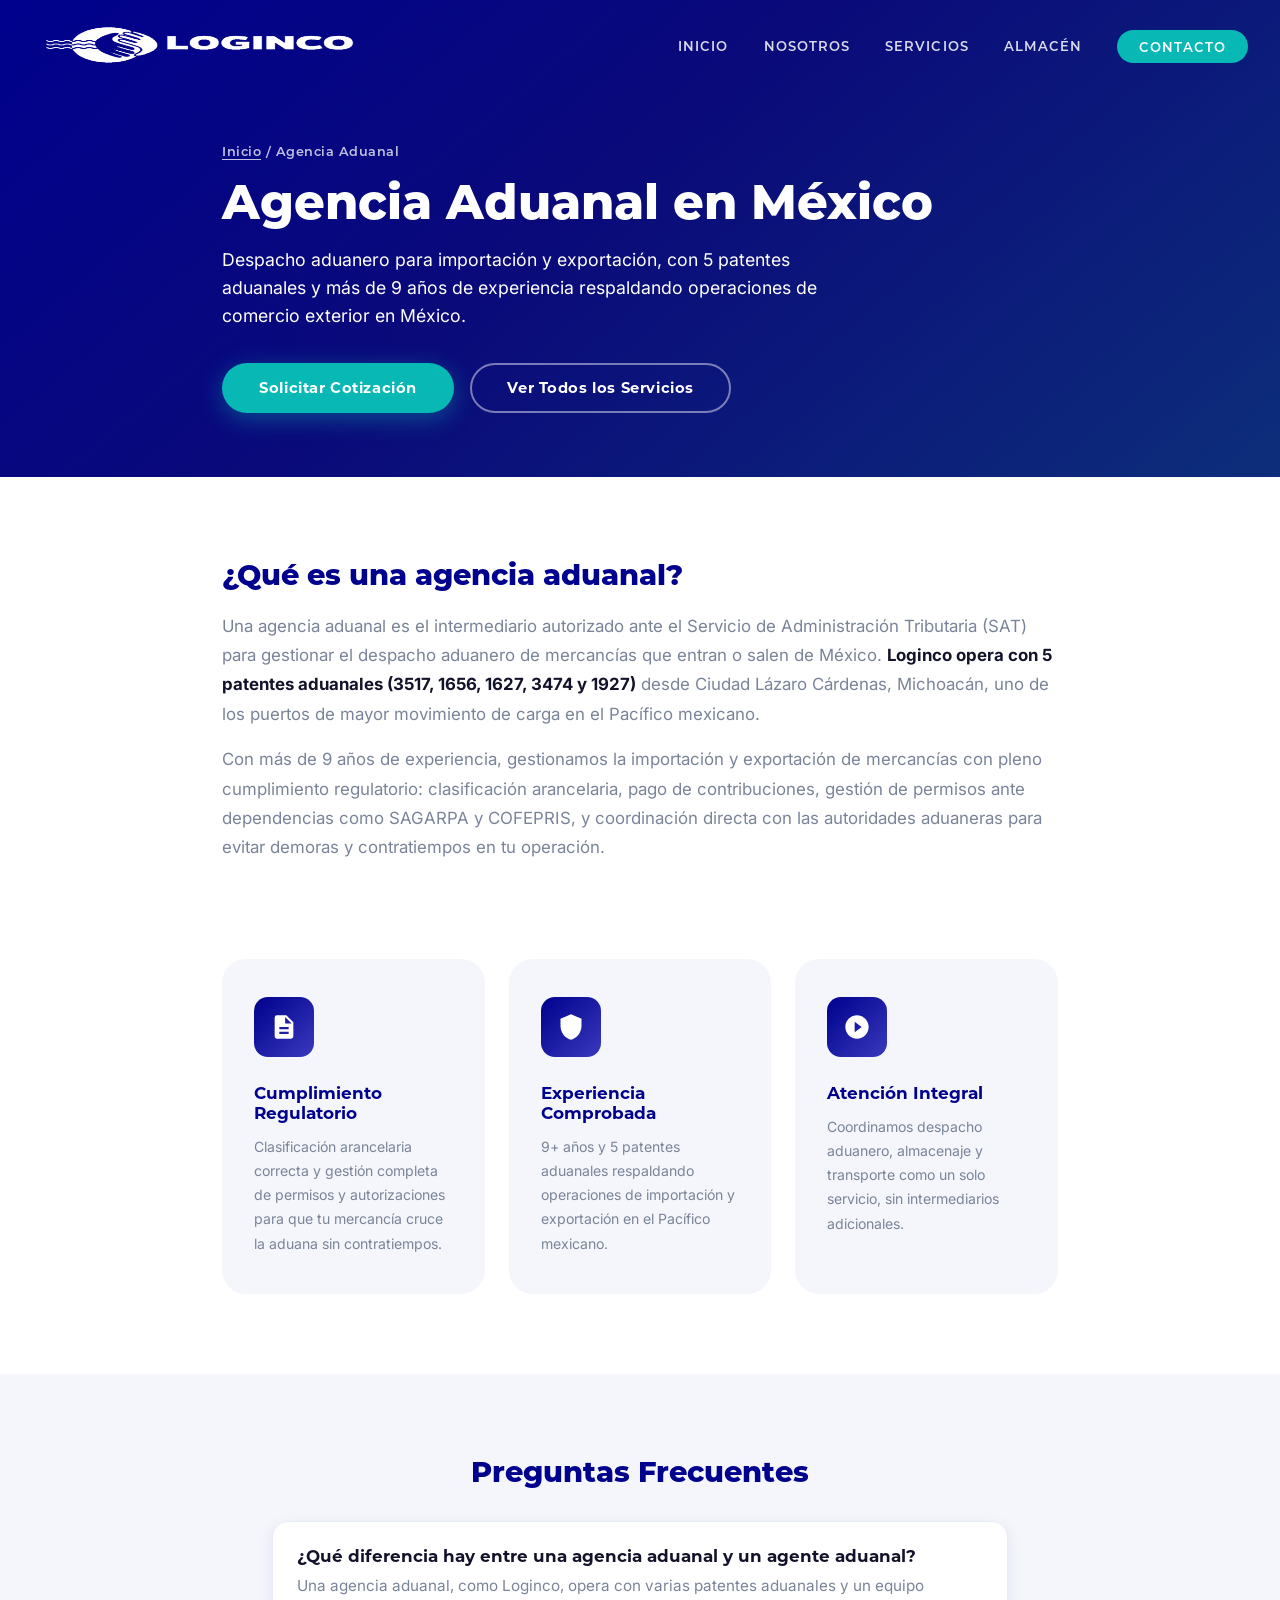
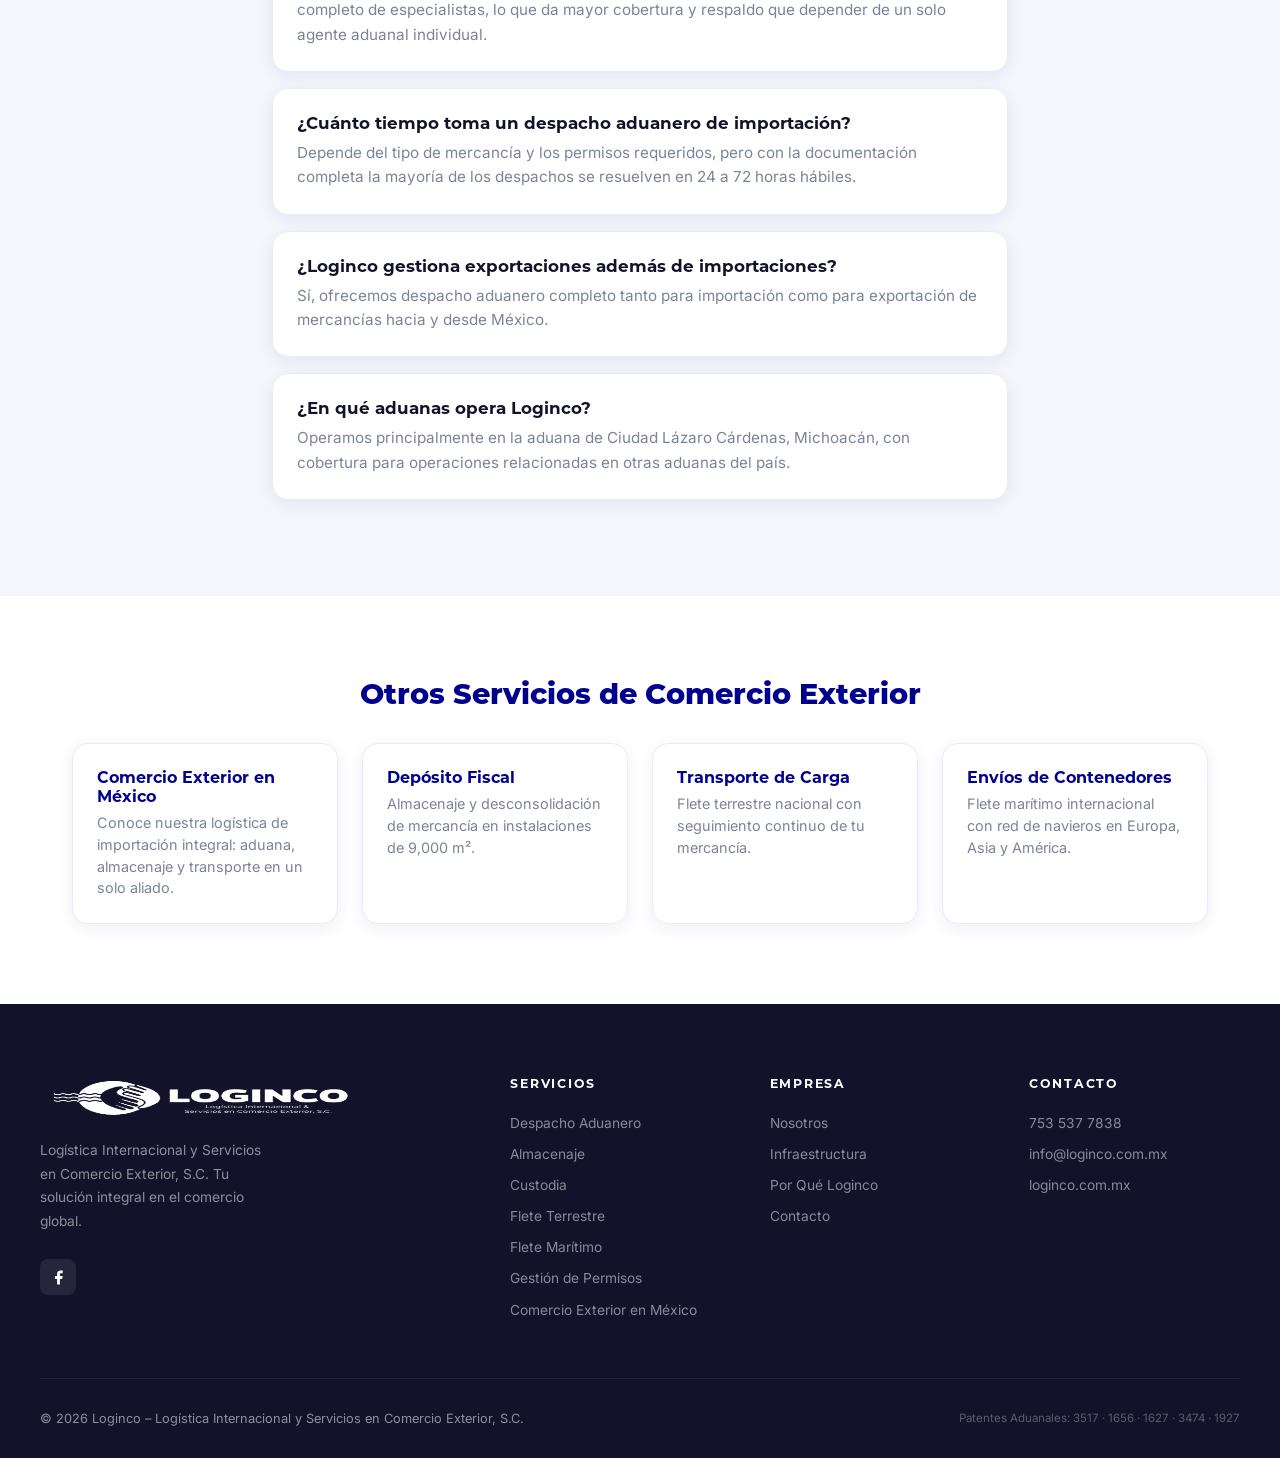
<file: agencia-aduanal-mexico/index.html>
<!DOCTYPE html>
<html lang="es">
<head>
  <meta charset="UTF-8">
  <meta name="viewport" content="width=device-width, initial-scale=1.0">
  <meta name="description" content="Agencia aduanal en México con 5 patentes y más de 9 años de experiencia. Despacho aduanero para importación y exportación con cumplimiento total.">
  <meta name="keywords" content="agencia aduanal méxico, importación y exportación méxico, despacho aduanero, agencia aduanal">
  <title>Agencia Aduanal en México | Despacho Aduanero – Loginco</title>

  <link rel="canonical" href="https://loginco.com.mx/agencia-aduanal-mexico/">

  <link rel="icon" href="/favicon.svg" type="image/svg+xml">
  <link rel="icon" href="/img/favicon-32x32.png" sizes="32x32" type="image/png">
  <link rel="icon" href="/img/favicon-16x16.png" sizes="16x16" type="image/png">
  <link rel="apple-touch-icon" href="/img/apple-touch-icon.png" sizes="180x180">
  <link rel="shortcut icon" href="/favicon.ico">

  <meta name="robots" content="index, follow, max-snippet:-1, max-image-preview:large, max-video-preview:-1">

  <script type="application/ld+json">
  {
    "@context": "https://schema.org",
    "@type": "Service",
    "serviceType": "Agencia Aduanal / Despacho Aduanero",
    "provider": {
      "@type": "LocalBusiness",
      "name": "Loginco – Logística Internacional y Servicios en Comercio Exterior, S.C.",
      "url": "https://loginco.com.mx"
    },
    "areaServed": { "@type": "Country", "name": "México" },
    "description": "Agencia aduanal con 5 patentes y más de 9 años de experiencia gestionando despacho aduanero de importación y exportación en México."
  }
  </script>
  <script type="application/ld+json">
  {
    "@context": "https://schema.org",
    "@type": "BreadcrumbList",
    "itemListElement": [
      { "@type": "ListItem", "position": 1, "name": "Inicio", "item": "https://loginco.com.mx/" },
      { "@type": "ListItem", "position": 2, "name": "Agencia Aduanal en México", "item": "https://loginco.com.mx/agencia-aduanal-mexico/" }
    ]
  }
  </script>
  <script type="application/ld+json">
  {
    "@context": "https://schema.org",
    "@type": "FAQPage",
    "mainEntity": [
      {
        "@type": "Question",
        "name": "¿Qué diferencia hay entre una agencia aduanal y un agente aduanal?",
        "acceptedAnswer": { "@type": "Answer", "text": "Una agencia aduanal, como Loginco, opera con varias patentes aduanales y un equipo completo de especialistas, lo que da mayor cobertura y respaldo que depender de un solo agente aduanal individual." }
      },
      {
        "@type": "Question",
        "name": "¿Cuánto tiempo toma un despacho aduanero de importación?",
        "acceptedAnswer": { "@type": "Answer", "text": "Depende del tipo de mercancía y los permisos requeridos, pero con la documentación completa la mayoría de los despachos se resuelven en 24 a 72 horas hábiles." }
      },
      {
        "@type": "Question",
        "name": "¿Loginco gestiona exportaciones además de importaciones?",
        "acceptedAnswer": { "@type": "Answer", "text": "Sí, ofrecemos despacho aduanero completo tanto para importación como para exportación de mercancías hacia y desde México." }
      },
      {
        "@type": "Question",
        "name": "¿En qué aduanas opera Loginco?",
        "acceptedAnswer": { "@type": "Answer", "text": "Operamos principalmente en la aduana de Ciudad Lázaro Cárdenas, Michoacán, con cobertura para operaciones relacionadas en otras aduanas del país." }
      }
    ]
  }
  </script>


  <!-- Fuentes autoalojadas (woff2) – precarga de las críticas para el primer render -->
  <link rel="preload" as="font" type="font/woff2" href="/font/inter.woff2" crossorigin>
  <link rel="preload" as="font" type="font/woff2" href="/font/montserrat-700.woff2" crossorigin>

  <!--CSS:START--><style>@font-face{font-family:Montserrat;src:url(/font/montserrat-400.woff2)format("woff2");font-weight:400;font-style:normal;font-display:swap}@font-face{font-family:Montserrat;src:url(/font/montserrat-500.woff2)format("woff2");font-weight:500;font-style:normal;font-display:swap}@font-face{font-family:Montserrat;src:url(/font/montserrat-600.woff2)format("woff2");font-weight:600;font-style:normal;font-display:swap}@font-face{font-family:Montserrat;src:url(/font/montserrat-700.woff2)format("woff2");font-weight:700;font-style:normal;font-display:swap}@font-face{font-family:Montserrat;src:url(/font/montserrat-800.woff2)format("woff2");font-weight:800;font-style:normal;font-display:swap}@font-face{font-family:Montserrat;src:url(/font/montserrat-900.woff2)format("woff2");font-weight:900;font-style:normal;font-display:swap}@font-face{font-family:Inter;src:url(/font/inter.woff2)format("woff2");font-weight:100 900;font-style:normal;font-display:swap}:root{--navy:#00018d;--blue:#3839bc;--lavender:#7e71b7;--teal:#08b8b5;--teal-d:#069896;--white:#fff;--bg:#f4f6fb;--border:#e8ecf5;--muted:#7a8499;--dark:#12132a;--grad-hero:linear-gradient(140deg, #00018d 0%, #0a0a7a 45%, #0d2e7a 100%);--grad-mid:linear-gradient(135deg, #3839bc 0%, #00018d 100%);--shadow-s:0 4px 16px rgba(0,1,141,.07);--shadow-m:0 10px 40px rgba(0,1,141,.11);--r:16px;--rl:24px;--t:.3s ease;--font-display:"Montserrat", sans-serif;--font-heading:"Montserrat", sans-serif;--font-body:"Inter", sans-serif}*,:before,:after{box-sizing:border-box;margin:0;padding:0}html{scroll-behavior:smooth;font-size:16px}body{font-family:var(--font-body);color:var(--dark);background:var(--white);-webkit-font-smoothing:antialiased;overflow-x:hidden}img{max-width:100%;display:block}a{text-decoration:none}.wrap{width:100%;max-width:1200px;margin:0 auto;padding:0 2rem}section{padding:6rem 0}.lbl{font-family:var(--font-heading);letter-spacing:.22em;text-transform:uppercase;color:var(--teal);margin-bottom:1rem;font-size:.72rem;font-weight:700;display:inline-block}.lbl-w{color:rgba(8,184,181,.9)}.h2{font-family:var(--font-display);color:var(--navy);letter-spacing:-.01em;font-size:max(1.9rem,min(4vw,2.8rem));font-weight:400;line-height:1.18}.h2-w{color:var(--white)}.h2-c{text-align:center}.sub{color:var(--muted);margin-top:1rem;font-size:1.05rem;line-height:1.82}.sub-w{color:rgba(255,255,255,.72)}.sub-c{text-align:center;max-width:580px;margin-left:auto;margin-right:auto}.btn{font-family:var(--font-heading);letter-spacing:.04em;cursor:pointer;transition:all var(--t);border:2px solid transparent;border-radius:50px;align-items:center;gap:.5rem;padding:.9rem 2.2rem;font-size:.92rem;font-weight:700;display:inline-flex}.btn-teal{background:var(--teal);color:#fff;box-shadow:0 6px 24px rgba(8,184,181,.38)}.btn-teal:hover{background:var(--teal-d);transform:translateY(-2px);box-shadow:0 10px 32px rgba(8,184,181,.48)}.btn-ghost{color:#fff;background:0 0;border-color:rgba(255,255,255,.45)}.btn-ghost:hover{background:rgba(255,255,255,.1);border-color:#fff;transform:translateY(-2px)}.rv{opacity:0;transition:opacity .72s,transform .72s;transform:translateY(28px)}.rv.in{opacity:1;transform:translateY(0)}.d1{transition-delay:80ms}.d2{transition-delay:.16s}.d3{transition-delay:.24s}.d4{transition-delay:.32s}.d5{transition-delay:.4s}.d6{transition-delay:.48s}#nav{z-index:1000;transition:background var(--t), padding var(--t), box-shadow var(--t);justify-content:space-between;align-items:center;padding:1.4rem 2rem;display:flex;position:fixed;top:0;left:0;right:0}#nav.up{-webkit-backdrop-filter:blur(12px);backdrop-filter:blur(12px);background:rgba(0,1,141,.97);padding:.9rem 2rem;box-shadow:0 2px 30px rgba(0,0,0,.28)}.nav-logo img{filter:brightness(0)invert();height:46px;transition:height var(--t)}#nav.up .nav-logo img{height:40px}.nav-ul{align-items:center;gap:2.2rem;list-style:none;display:flex}.nav-ul a{font-family:var(--font-heading);letter-spacing:.08em;text-transform:uppercase;color:rgba(255,255,255,.85);transition:color var(--t);font-size:.82rem;font-weight:600;position:relative}.nav-ul a:after{content:"";background:var(--teal);width:0;height:2px;transition:width var(--t);position:absolute;bottom:-4px;left:0}.nav-ul a:hover,.nav-ul a.on{color:var(--teal)}.nav-ul a:hover:after,.nav-ul a.on:after{width:100%}.nav-cta{border-radius:30px;background:var(--teal)!important;color:#fff!important;padding:.55rem 1.35rem!important}.nav-cta:after{display:none!important}.nav-cta:hover{background:var(--teal-d)!important}.hbg{cursor:pointer;z-index:1001;flex-direction:column;gap:5px;padding:5px;display:none}.hbg span{width:24px;height:2px;transition:all var(--t);background:#fff;border-radius:2px;display:block}.hbg.x span:first-child{transform:translateY(7px)rotate(45deg)}.hbg.x span:nth-child(2){opacity:0}.hbg.x span:nth-child(3){transform:translateY(-7px)rotate(-45deg)}.mob-nav{background:var(--navy);z-index:999;flex-direction:column;justify-content:center;align-items:center;gap:2.5rem;display:none;position:fixed;top:0;bottom:0;left:0;right:0}.mob-nav.open{display:flex}.mob-nav a{font-family:var(--font-heading);color:rgba(255,255,255,.85);text-transform:uppercase;transition:color var(--t);font-size:1.4rem;font-weight:700}.mob-nav a:hover{color:var(--teal)}#inicio{background:var(--grad-hero);justify-content:center;align-items:center;min-height:100vh;display:flex;position:relative;overflow:hidden}.hero-grid{background-image:linear-gradient(rgba(255,255,255,.024) 1px,transparent 1px),linear-gradient(90deg,rgba(255,255,255,.024) 1px,transparent 1px);background-size:48px 48px;position:absolute;top:0;bottom:0;left:0;right:0}.glow{filter:blur(80px);pointer-events:none;border-radius:50%;animation:6s ease-in-out infinite alternate pulse;position:absolute}.g1{background:radial-gradient(circle,rgba(8,184,181,.14) 0%,transparent 70%);width:700px;height:700px;animation-delay:0s;top:-250px;right:-200px}.g2{background:radial-gradient(circle,rgba(126,113,183,.12) 0%,transparent 70%);width:500px;height:500px;animation-delay:2s;bottom:-150px;left:-100px}.g3{background:radial-gradient(circle,rgba(8,184,181,.08) 0%,transparent 70%);width:300px;height:300px;animation-delay:4s;top:38%;left:14%}@keyframes pulse{0%{opacity:.7;transform:scale(1)translate(0)}to{opacity:1;transform:scale(1.1)translate(15px,-10px)}}.ring{border:1px solid rgba(8,184,181,.1);border-radius:50%;position:absolute}.r1{width:500px;height:500px;top:50%;left:75%;transform:translate(-50%,-50%)}.r2{width:720px;height:720px;top:50%;left:75%;transform:translate(-50%,-50%)}.r3{width:940px;height:940px;top:50%;left:75%;transform:translate(-50%,-50%)}.hero-inner{z-index:2;text-align:center;max-width:840px;padding:9rem 2rem 7rem;position:relative}.hero-logo{filter:brightness(0)invert();width:auto;height:88px;margin:0 auto 2.5rem}.hero-badge{color:var(--teal);font-family:var(--font-heading);letter-spacing:.18em;text-transform:uppercase;background:rgba(8,184,181,.15);border:1px solid rgba(8,184,181,.35);border-radius:30px;align-items:center;gap:.5rem;margin-bottom:2rem;padding:.45rem 1.3rem;font-size:.75rem;font-weight:700;display:inline-flex}.hero-badge:before{content:"";background:var(--teal);width:6px;height:6px;box-shadow:0 0 8px var(--teal);border-radius:50%;animation:2s ease-in-out infinite blink}@keyframes blink{0%,to{opacity:1}50%{opacity:.25}}.hero-h1{font-family:var(--font-display);color:#fff;letter-spacing:-.02em;margin-bottom:1.5rem;font-size:max(2.4rem,min(5.8vw,4rem));font-weight:400;line-height:1.1}.hero-h1 span{color:var(--teal)}.hero-p{color:rgba(255,255,255,.7);max-width:540px;margin:0 auto 3rem;font-size:max(1rem,min(2vw,1.18rem));line-height:1.75}.hero-btns{flex-wrap:wrap;justify-content:center;gap:1rem;display:flex}.scroll-hint{color:rgba(255,255,255,.38);font-size:.68rem;font-family:var(--font-heading);letter-spacing:.15em;text-transform:uppercase;flex-direction:column;align-items:center;gap:.6rem;display:flex;position:absolute;bottom:2.5rem;left:50%;transform:translate(-50%)}.mouse{border:1.5px solid rgba(255,255,255,.22);border-radius:11px;width:22px;height:36px;position:relative}.mouse:after{content:"";background:rgba(255,255,255,.38);border-radius:2px;width:3px;height:7px;animation:1.6s ease-in-out infinite ms;position:absolute;top:6px;left:50%;transform:translate(-50%)}@keyframes ms{0%{opacity:1;top:6px}to{opacity:0;top:20px}}.wave{line-height:0;overflow:hidden}.wave svg{width:100%;display:block}#nosotros{background:var(--bg)}.about-g{grid-template-columns:1fr 1fr;align-items:center;gap:5rem;display:grid}.about-vis{position:relative}.about-card{background:var(--navy);border-radius:var(--rl);padding:3rem 2.5rem 3.5rem;position:relative;overflow:hidden}.about-card:before{content:"";background:rgba(8,184,181,.1);border-radius:50%;width:260px;height:260px;position:absolute;top:-80px;right:-80px}.about-card:after{content:"";background:rgba(126,113,183,.08);border-radius:50%;width:180px;height:180px;position:absolute;bottom:-40px;left:-40px}.about-iso{filter:brightness(0)invert();z-index:1;width:70px;margin-bottom:2rem;position:relative}.about-big{font-family:var(--font-heading);color:var(--teal);z-index:1;font-size:5.5rem;font-weight:900;line-height:1;position:relative}.about-lbl{font-family:var(--font-heading);color:rgba(255,255,255,.62);z-index:1;margin:.3rem 0 2rem;font-size:.95rem;font-weight:500;position:relative}.about-pts{color:rgba(255,255,255,.36);font-size:.72rem;font-family:var(--font-heading);letter-spacing:.06em;z-index:1;position:relative}.about-float{background:var(--teal);border-radius:var(--r);color:#fff;min-width:148px;padding:1.6rem 1.8rem;position:absolute;bottom:-1.5rem;right:-1.5rem;box-shadow:0 12px 36px rgba(8,184,181,.42)}.af-n{font-family:var(--font-heading);font-size:2rem;font-weight:900;line-height:1}.af-l{opacity:.88;margin-top:.3rem;font-size:.78rem;line-height:1.35}.pillars{grid-template-columns:1fr 1fr;gap:1rem;margin-top:2.2rem;display:grid}.pill{background:var(--white);border-left:3px solid var(--teal);box-shadow:var(--shadow-s);border-radius:12px;padding:1.2rem 1.3rem}.pill-t{font-family:var(--font-heading);color:var(--navy);margin-bottom:.3rem;font-size:.88rem;font-weight:700}.pill-d{color:var(--muted);font-size:.8rem;line-height:1.5}#servicios{background:var(--white)}.srv-intro{text-align:center;margin-bottom:4rem}.srv-grid{grid-template-columns:repeat(3,1fr);gap:1.5rem;display:grid}.srv-card{background:var(--bg);border-radius:var(--rl);transition:transform var(--t), box-shadow var(--t), background var(--t);cursor:default;padding:2.4rem 2rem;position:relative;overflow:hidden}.srv-card:after{content:"";background:var(--teal);transform-origin:0;height:3px;transition:transform var(--t);position:absolute;top:0;left:0;right:0;transform:scaleX(0)}.srv-card:hover{box-shadow:var(--shadow-m);background:var(--white);transform:translateY(-6px)}.srv-card:hover:after{transform:scaleX(1)}.srv-ico{background:linear-gradient(135deg,var(--navy) 0%,var(--blue) 100%);width:60px;height:60px;transition:background var(--t);border-radius:14px;justify-content:center;align-items:center;margin-bottom:1.6rem;display:flex}.srv-card:hover .srv-ico{background:linear-gradient(135deg,var(--teal) 0%,var(--teal-d) 100%)}.srv-ico svg{fill:#fff;width:28px;height:28px}.srv-t{font-family:var(--font-heading);color:var(--navy);margin-bottom:.75rem;font-size:1.06rem;font-weight:700}.srv-d{color:var(--muted);font-size:.88rem;line-height:1.72}#stats{background:var(--grad-mid);padding:5rem 0}.stats-g{grid-template-columns:repeat(4,1fr);display:grid}.stat{text-align:center;padding:2.5rem 1.5rem;position:relative}.stat:not(:last-child):after{content:"";background:rgba(255,255,255,.15);width:1px;position:absolute;top:25%;bottom:25%;right:0}.stat-n{font-family:var(--font-heading);color:var(--teal);font-size:max(2.8rem,min(5vw,4rem));font-weight:900;line-height:1;display:block}.stat-sup{vertical-align:super;font-size:.5em}.stat-l{font-family:var(--font-heading);letter-spacing:.1em;text-transform:uppercase;color:rgba(255,255,255,.72);margin-top:.6rem;font-size:.78rem;font-weight:600}#almacen{background:var(--grad-mid);padding-bottom:6rem}.alm-g{grid-template-columns:1fr 1fr;align-items:center;gap:5rem;padding-top:2rem;display:grid}.alm-text{color:#fff}.alm-list{grid-template-columns:1fr 1fr;gap:1rem;margin-top:2rem;display:grid}.alm-i{border:1px solid rgba(255,255,255,.12);border-left:3px solid var(--teal);background:rgba(255,255,255,.07);border-radius:12px;padding:1.2rem 1.3rem}.alm-it{font-family:var(--font-heading);color:#fff;margin-bottom:.3rem;font-size:.85rem;font-weight:700}.alm-id{color:rgba(255,255,255,.6);font-size:.8rem;line-height:1.5}.alm-cards{grid-template-columns:1fr 1fr;gap:1.2rem;display:grid}.alm-card{border-radius:var(--r);text-align:center;transition:background var(--t), transform var(--t);background:rgba(255,255,255,.07);border:1px solid rgba(255,255,255,.12);padding:2rem 1.6rem}.alm-card:hover{background:rgba(255,255,255,.12);transform:translateY(-4px)}.alm-card.feat{text-align:left;background:rgba(8,184,181,.2);border-color:rgba(8,184,181,.4);grid-column:1/-1;align-items:center;gap:2.5rem;padding:2rem 2.5rem;display:flex}.alm-big{font-family:var(--font-heading);color:var(--teal);white-space:nowrap;font-size:3.2rem;font-weight:900;line-height:1}.alm-card:not(.feat) .alm-big{font-size:2.5rem}.alm-unit{font-family:var(--font-heading);color:rgba(255,255,255,.55);margin-top:.2rem;font-size:.82rem;font-weight:600}.alm-lbl{font-family:var(--font-heading);color:rgba(255,255,255,.88);font-size:.9rem;font-weight:600;line-height:1.35}.alm-card:not(.feat) .alm-lbl{margin-top:.4rem}#porque{background:var(--white)}.why-hd{text-align:center;margin-bottom:4rem}.why-g{grid-template-columns:repeat(4,1fr);gap:1.5rem;display:grid}.why-card{text-align:center;border-radius:var(--rl);transition:all var(--t);padding:2.6rem 1.6rem}.why-card:hover{background:var(--bg);transform:translateY(-5px)}.why-ico{width:78px;height:78px;transition:background var(--t);background:linear-gradient(135deg,rgba(0,1,141,.07) 0%,rgba(8,184,181,.1) 100%);border-radius:50%;justify-content:center;align-items:center;margin:0 auto 1.6rem;display:flex}.why-card:hover .why-ico{background:linear-gradient(135deg,var(--navy) 0%,var(--blue) 100%)}.why-ico svg{width:34px;height:34px;fill:var(--navy);transition:fill var(--t)}.why-card:hover .why-ico svg{fill:#fff}.why-t{font-family:var(--font-heading);color:var(--navy);margin-bottom:.65rem;font-size:.98rem;font-weight:700}.why-d{color:var(--muted);font-size:.86rem;line-height:1.65}.perm-band{background:linear-gradient(135deg,var(--teal) 0%,var(--teal-d) 100%);padding:3.5rem 2rem}.perm-inner{flex-wrap:wrap;justify-content:space-between;align-items:center;gap:2rem;max-width:1200px;margin:0 auto;display:flex}.perm-txt h3{font-family:var(--font-display);color:#fff;letter-spacing:-.01em;margin-bottom:.4rem;font-size:1.65rem;font-weight:400}.perm-txt p{color:rgba(255,255,255,.82);font-size:.96rem}.perm-tags{flex-wrap:wrap;gap:.8rem;display:flex}.ptag{color:#fff;font-family:var(--font-heading);letter-spacing:.05em;background:rgba(255,255,255,.2);border:1px solid rgba(255,255,255,.38);border-radius:8px;padding:.5rem 1.1rem;font-size:.82rem;font-weight:700}#contacto{background:var(--bg)}.cnt-g{grid-template-columns:1fr 1.5fr;align-items:start;gap:5rem;display:grid}.cit{align-items:flex-start;gap:1.1rem;display:flex}.cit-items{flex-direction:column;gap:1.4rem;margin-top:2.2rem;display:flex}.cit-ico{background:var(--navy);border-radius:10px;flex-shrink:0;justify-content:center;align-items:center;width:44px;height:44px;display:flex}.cit-ico svg{fill:#fff;width:20px;height:20px}.cit-l{font-family:var(--font-heading);letter-spacing:.1em;text-transform:uppercase;color:var(--teal);margin-bottom:.25rem;font-size:.72rem;font-weight:700}.cit-v{color:var(--dark);font-size:.94rem;line-height:1.5}.frm-wrap{background:var(--white);border-radius:var(--rl);box-shadow:var(--shadow-m);padding:3rem 2.5rem}.frm-title{font-family:var(--font-heading);color:var(--navy);margin-bottom:1.8rem;font-size:1.35rem;font-weight:800}.frm-row{grid-template-columns:1fr 1fr;gap:1rem;display:grid}.fg{margin-bottom:1.2rem}.fg label{font-family:var(--font-heading);letter-spacing:.08em;text-transform:uppercase;color:var(--navy);margin-bottom:.5rem;font-size:.72rem;font-weight:700;display:block}.fg input,.fg select,.fg textarea{border:2px solid var(--border);width:100%;font-family:var(--font-body);color:var(--dark);transition:border-color var(--t), box-shadow var(--t);-ms-appearance:none;appearance:none;background:#fff;border-radius:10px;outline:none;padding:.9rem 1.15rem;font-size:.94rem}.fg input:focus,.fg select:focus,.fg textarea:focus{border-color:var(--teal);box-shadow:0 0 0 3px rgba(8,184,181,.12)}.fg textarea{resize:vertical;min-height:116px}.fg select{background-image:url("data:image/svg+xml,%3Csvg xmlns='http://www.w3.org/2000/svg' width='12' height='8' viewBox='0 0 12 8'%3E%3Cpath fill='%237a8499' d='M1 1l5 5 5-5'/%3E%3C/svg%3E");background-position:right 1rem center;background-repeat:no-repeat;padding-right:2.5rem}.btn-send{background:var(--navy);color:#fff;width:100%;font-family:var(--font-heading);letter-spacing:.05em;cursor:pointer;transition:all var(--t);border:none;border-radius:10px;margin-top:.4rem;padding:1.05rem 2rem;font-size:.95rem;font-weight:700}.btn-send:hover{background:var(--teal);transform:translateY(-2px);box-shadow:0 8px 28px rgba(8,184,181,.38)}.btn-send.ok{background:var(--teal)}footer{background:var(--dark);color:rgba(255,255,255,.52);padding:4.5rem 2rem 2rem}.ft-g{border-bottom:1px solid rgba(255,255,255,.07);grid-template-columns:2fr 1fr 1fr 1fr;gap:3rem;max-width:1200px;margin:0 auto;padding-bottom:3rem;display:grid}.ft-logo{filter:brightness(0)invert();height:44px;margin-bottom:1.2rem}.ft-brand p{max-width:240px;font-size:.86rem;line-height:1.72}.ft-social{gap:.7rem;margin-top:1.6rem;display:flex}.soc{width:36px;height:36px;transition:all var(--t);background:rgba(255,255,255,.08);border-radius:8px;justify-content:center;align-items:center;display:flex}.soc:hover{background:var(--teal);transform:translateY(-2px)}.soc svg{fill:#fff;width:17px;height:17px}.ft-col h5{font-family:var(--font-heading);letter-spacing:.14em;text-transform:uppercase;color:#fff;margin-bottom:1.3rem;font-size:.78rem;font-weight:700}.ft-col ul{list-style:none}.ft-col li{margin-bottom:.7rem}.ft-col a{color:rgba(255,255,255,.5);transition:color var(--t);font-size:.86rem}.ft-col a:hover{color:var(--teal)}.ft-bot{flex-wrap:wrap;justify-content:space-between;align-items:center;gap:1rem;max-width:1200px;margin:0 auto;padding-top:2rem;display:flex}.ft-bot p{font-size:.8rem}.ft-pts{color:rgba(255,255,255,.3);font-size:.72rem}@media (max-width:1024px){.srv-grid,.stats-g,.why-g{grid-template-columns:repeat(2,1fr)}.ft-g{grid-template-columns:1fr 1fr;gap:2rem}}@media (max-width:900px){.about-g,.alm-g,.cnt-g{grid-template-columns:1fr;gap:3rem}.about-float{display:none}}@media (max-width:768px){.nav-ul{display:none!important}.hbg{display:flex}section{padding:4rem 0}.srv-grid{grid-template-columns:1fr}.stats-g{grid-template-columns:repeat(2,1fr)}.stat:not(:last-child):after{display:none}.why-g,.frm-row,.ft-g{grid-template-columns:1fr}.ft-bot,.perm-inner{text-align:center;flex-direction:column}.alm-list{grid-template-columns:1fr}.r1,.r2,.r3{display:none}}@media (max-width:500px){.stats-g,.pillars,.alm-cards{grid-template-columns:1fr}.alm-card.feat{text-align:center;flex-direction:column;gap:.8rem}}.page-hero{background:var(--grad-hero);color:var(--white);padding:9rem 0 4rem}.page-hero .wrap{max-width:900px}.breadcrumb{font-family:var(--font-heading);letter-spacing:.04em;opacity:.75;margin-bottom:1rem;font-size:.8rem;font-weight:600}.breadcrumb a{color:var(--white);text-underline-offset:3px;text-decoration:underline}.page-hero h1{font-family:var(--font-display);margin-bottom:1rem;font-size:max(2rem,min(4.5vw,3rem));font-weight:800;line-height:1.15}.page-hero p{opacity:.9;max-width:640px;font-size:1.1rem;line-height:1.6}.page-hero .btn-row{flex-wrap:wrap;gap:1rem;margin-top:2rem;display:flex}.svc-block{padding:5rem 0}.svc-block .wrap{max-width:900px}.svc-block h2{font-family:var(--font-display);color:var(--navy);margin-bottom:1.2rem;font-size:1.8rem;font-weight:800}.svc-block p{color:var(--muted);margin-bottom:1rem;font-size:1.05rem;line-height:1.75}.svc-block p strong{color:var(--dark)}.faq{background:var(--bg);padding:5rem 0}.faq .wrap{max-width:800px}.faq h2{font-family:var(--font-display);color:var(--navy);text-align:center;margin-bottom:2rem;font-size:1.8rem;font-weight:800}.faq-item{background:var(--white);border:1px solid var(--border);border-radius:var(--r);box-shadow:var(--shadow-s);margin-bottom:1rem;padding:1.5rem}.faq-item h3{font-family:var(--font-heading);color:var(--dark);margin-bottom:.5rem;font-size:1.05rem;font-weight:700}.faq-item p{color:var(--muted);font-size:.95rem;line-height:1.6}.cross-links{padding:5rem 0}.cross-links h2{font-family:var(--font-display);color:var(--navy);text-align:center;margin-bottom:2rem;font-size:1.8rem;font-weight:800}.cross-grid{grid-template-columns:repeat(auto-fit,minmax(220px,1fr));gap:1.5rem;display:grid}.cross-card{background:var(--white);border:1px solid var(--border);border-radius:var(--r);box-shadow:var(--shadow-s);transition:transform var(--t), box-shadow var(--t);padding:1.5rem;display:block}.cross-card:hover{box-shadow:var(--shadow-m);transform:translateY(-4px)}.cross-card h3{font-family:var(--font-heading);color:var(--navy);margin-bottom:.4rem;font-size:1rem;font-weight:700}.cross-card p{color:var(--muted);font-size:.9rem;line-height:1.5}a.srv-card{cursor:pointer;display:block}@media (prefers-reduced-motion:reduce){*,:before,:after{scroll-behavior:auto!important;transition-duration:.001ms!important;animation-duration:.001ms!important;animation-iteration-count:1!important}}</style><!--CSS:END-->
</head>
<body>

<nav id="nav">
  <a href="/" class="nav-logo">
    <img src="/img/logo-nav.png" alt="Loginco – Agencia Aduanal" width="334" height="96" decoding="async">
  </a>
  <ul class="nav-ul" id="navUl">
    <li><a href="/">Inicio</a></li>
    <li><a href="/#nosotros">Nosotros</a></li>
    <li><a href="/#servicios">Servicios</a></li>
    <li><a href="/#almacen">Almacén</a></li>
    <li><a href="/#contacto" class="nav-cta">Contacto</a></li>
  </ul>
  <button class="hbg" id="hbg" aria-label="Menú" aria-expanded="false">
    <span></span><span></span><span></span>
  </button>
</nav>

<nav class="mob-nav" id="mobNav">
  <a href="/">Inicio</a>
  <a href="/#nosotros">Nosotros</a>
  <a href="/#servicios">Servicios</a>
  <a href="/#almacen">Almacén</a>
  <a href="/#contacto">Contacto</a>
</nav>

<section class="page-hero">
  <div class="wrap">
    <div class="breadcrumb"><a href="/">Inicio</a> / Agencia Aduanal</div>
    <h1 class="rv">Agencia Aduanal en México</h1>
    <p class="rv d1">Despacho aduanero para importación y exportación, con 5 patentes aduanales y más de 9 años de experiencia respaldando operaciones de comercio exterior en México.</p>
    <div class="btn-row rv d2">
      <a href="/#contacto" class="btn btn-teal">Solicitar Cotización</a>
      <a href="/#servicios" class="btn btn-ghost">Ver Todos los Servicios</a>
    </div>
  </div>
</section>

<section class="svc-block">
  <div class="wrap">
    <h2 class="rv">¿Qué es una agencia aduanal?</h2>
    <p class="rv d1">Una agencia aduanal es el intermediario autorizado ante el Servicio de Administración Tributaria (SAT) para gestionar el despacho aduanero de mercancías que entran o salen de México. <strong>Loginco opera con 5 patentes aduanales (3517, 1656, 1627, 3474 y 1927)</strong> desde Ciudad Lázaro Cárdenas, Michoacán, uno de los puertos de mayor movimiento de carga en el Pacífico mexicano.</p>
    <p class="rv d2">Con más de 9 años de experiencia, gestionamos la importación y exportación de mercancías con pleno cumplimiento regulatorio: clasificación arancelaria, pago de contribuciones, gestión de permisos ante dependencias como SAGARPA y COFEPRIS, y coordinación directa con las autoridades aduaneras para evitar demoras y contratiempos en tu operación.</p>
  </div>
</section>

<section class="svc-block" style="padding-top:0;">
  <div class="wrap">
    <div class="srv-grid">
      <div class="srv-card rv d1">
        <div class="srv-ico"><svg viewBox="0 0 24 24"><path d="M14 2H6a2 2 0 0 0-2 2v16c0 1.1.89 2 2 2h12a2 2 0 0 0 2-2V8l-6-6zM13 3.5 18.5 9H13V3.5zM8 16h8v2H8v-2zm0-4h8v2H8v-2z"/></svg></div>
        <h3 class="srv-t">Cumplimiento Regulatorio</h3>
        <div class="srv-d">Clasificación arancelaria correcta y gestión completa de permisos y autorizaciones para que tu mercancía cruce la aduana sin contratiempos.</div>
      </div>
      <div class="srv-card rv d2">
        <div class="srv-ico"><svg viewBox="0 0 24 24"><path d="M12 1 3 5v6c0 5.55 3.84 10.74 9 12 5.16-1.26 9-6.45 9-12V5l-9-4zm-1 13.41L8.59 12 7.17 13.41 11 17.25l6.83-6.84-1.41-1.41L11 14.41z"/></svg></div>
        <h3 class="srv-t">Experiencia Comprobada</h3>
        <div class="srv-d">9+ años y 5 patentes aduanales respaldando operaciones de importación y exportación en el Pacífico mexicano.</div>
      </div>
      <div class="srv-card rv d3">
        <div class="srv-ico"><svg viewBox="0 0 24 24"><path d="M12 2C6.48 2 2 6.48 2 12s4.48 10 10 10 10-4.48 10-10S17.52 2 12 2zm-2 14.5v-9l6 4.5-6 4.5z"/></svg></div>
        <h3 class="srv-t">Atención Integral</h3>
        <div class="srv-d">Coordinamos despacho aduanero, almacenaje y transporte como un solo servicio, sin intermediarios adicionales.</div>
      </div>
    </div>
  </div>
</section>

<section class="faq">
  <div class="wrap">
    <h2>Preguntas Frecuentes</h2>
    <div class="faq-item"><h3>¿Qué diferencia hay entre una agencia aduanal y un agente aduanal?</h3><p>Una agencia aduanal, como Loginco, opera con varias patentes aduanales y un equipo completo de especialistas, lo que da mayor cobertura y respaldo que depender de un solo agente aduanal individual.</p></div>
    <div class="faq-item"><h3>¿Cuánto tiempo toma un despacho aduanero de importación?</h3><p>Depende del tipo de mercancía y los permisos requeridos, pero con la documentación completa la mayoría de los despachos se resuelven en 24 a 72 horas hábiles.</p></div>
    <div class="faq-item"><h3>¿Loginco gestiona exportaciones además de importaciones?</h3><p>Sí, ofrecemos despacho aduanero completo tanto para importación como para exportación de mercancías hacia y desde México.</p></div>
    <div class="faq-item"><h3>¿En qué aduanas opera Loginco?</h3><p>Operamos principalmente en la aduana de Ciudad Lázaro Cárdenas, Michoacán, con cobertura para operaciones relacionadas en otras aduanas del país.</p></div>
  </div>
</section>

<section class="cross-links">
  <div class="wrap">
    <h2>Otros Servicios de Comercio Exterior</h2>
    <div class="cross-grid">
      <a class="cross-card" href="/comercio-exterior-mexico/"><h3>Comercio Exterior en México</h3><p>Conoce nuestra logística de importación integral: aduana, almacenaje y transporte en un solo aliado.</p></a>
      <a class="cross-card" href="/deposito-fiscal-mexico/"><h3>Depósito Fiscal</h3><p>Almacenaje y desconsolidación de mercancía en instalaciones de 9,000 m².</p></a>
      <a class="cross-card" href="/transporte-de-carga-mexico/"><h3>Transporte de Carga</h3><p>Flete terrestre nacional con seguimiento continuo de tu mercancía.</p></a>
      <a class="cross-card" href="/envios-de-contenedores-mexico/"><h3>Envíos de Contenedores</h3><p>Flete marítimo internacional con red de navieros en Europa, Asia y América.</p></a>
    </div>
  </div>
</section>

<footer>
  <div class="ft-g">
    <div class="ft-brand">
      <img src="/img/logo-footer.png" alt="Loginco – Logística Internacional y Comercio Exterior" class="ft-logo" width="320" height="92" loading="lazy" decoding="async">
      <p>Logística Internacional y Servicios en Comercio Exterior, S.C. Tu solución integral en el comercio global.</p>
      <div class="ft-social">
        <a href="https://facebook.com" target="_blank" rel="noopener" class="soc" aria-label="Facebook">
          <svg viewBox="0 0 24 24"><path d="M18 2h-3a5 5 0 0 0-5 5v3H7v4h3v8h4v-8h3l1-4h-4V7a1 1 0 0 1 1-1h3z"/></svg>
        </a>
      </div>
    </div>
    <div class="ft-col">
      <h5>Servicios</h5>
      <ul>
        <li><a href="/agencia-aduanal-mexico/">Despacho Aduanero</a></li>
        <li><a href="/deposito-fiscal-mexico/">Almacenaje</a></li>
        <li><a href="/#servicios">Custodia</a></li>
        <li><a href="/transporte-de-carga-mexico/">Flete Terrestre</a></li>
        <li><a href="/envios-de-contenedores-mexico/">Flete Marítimo</a></li>
        <li><a href="/#servicios">Gestión de Permisos</a></li>
        <li><a href="/comercio-exterior-mexico/">Comercio Exterior en México</a></li>
      </ul>
    </div>
    <div class="ft-col">
      <h5>Empresa</h5>
      <ul>
        <li><a href="/#nosotros">Nosotros</a></li>
        <li><a href="/#almacen">Infraestructura</a></li>
        <li><a href="/#porque">Por Qué Loginco</a></li>
        <li><a href="/#contacto">Contacto</a></li>
      </ul>
    </div>
    <div class="ft-col">
      <h5>Contacto</h5>
      <ul>
        <li><a href="tel:+527535377838">753 537 7838</a></li>
        <li><a href="mailto:info@loginco.com.mx">info@loginco.com.mx</a></li>
        <li><a href="https://loginco.com.mx" target="_blank" rel="noopener">loginco.com.mx</a></li>
      </ul>
    </div>
  </div>
  <div class="ft-bot">
    <p>&copy; 2026 Loginco – Logística Internacional y Servicios en Comercio Exterior, S.C.</p>
    <div class="ft-pts">Patentes Aduanales: 3517 · 1656 · 1627 · 3474 · 1927</div>
  </div>
</footer>

<script src="/main.js"></script>
</body>
</html>
</file>
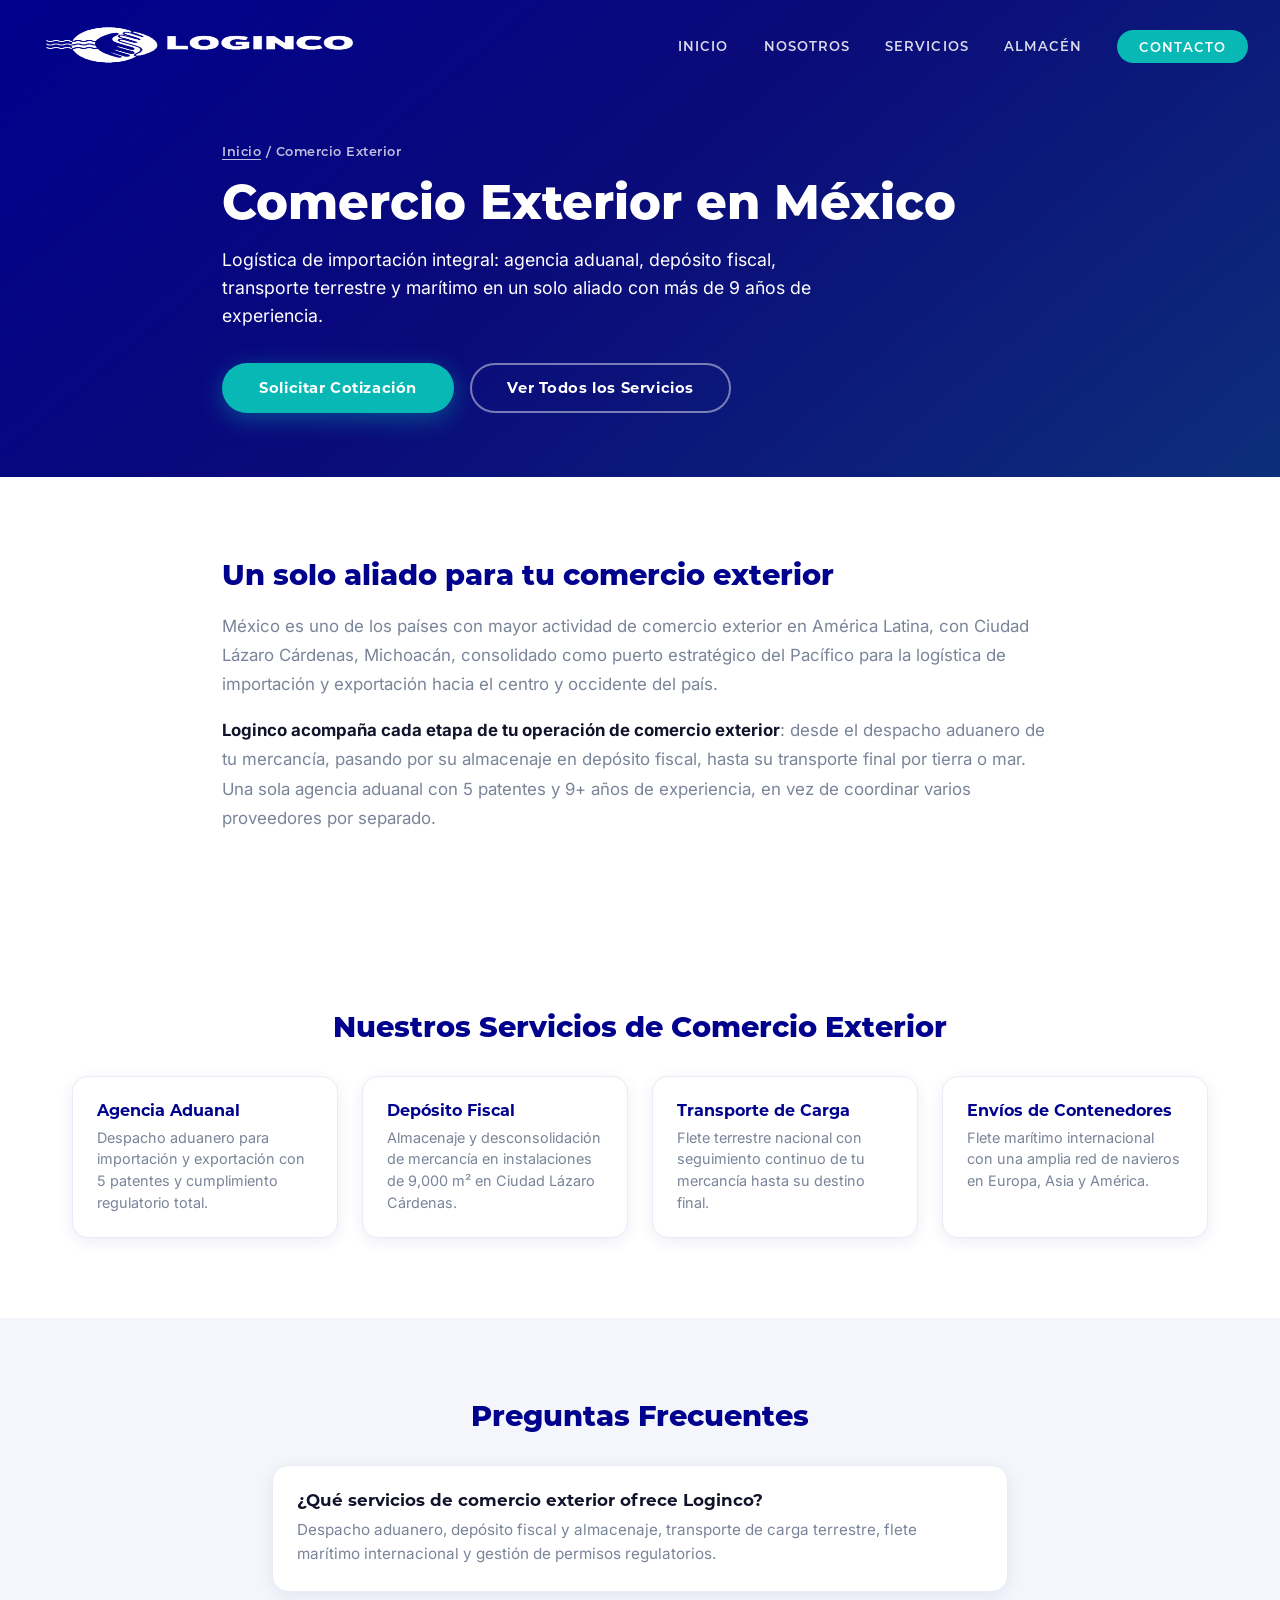
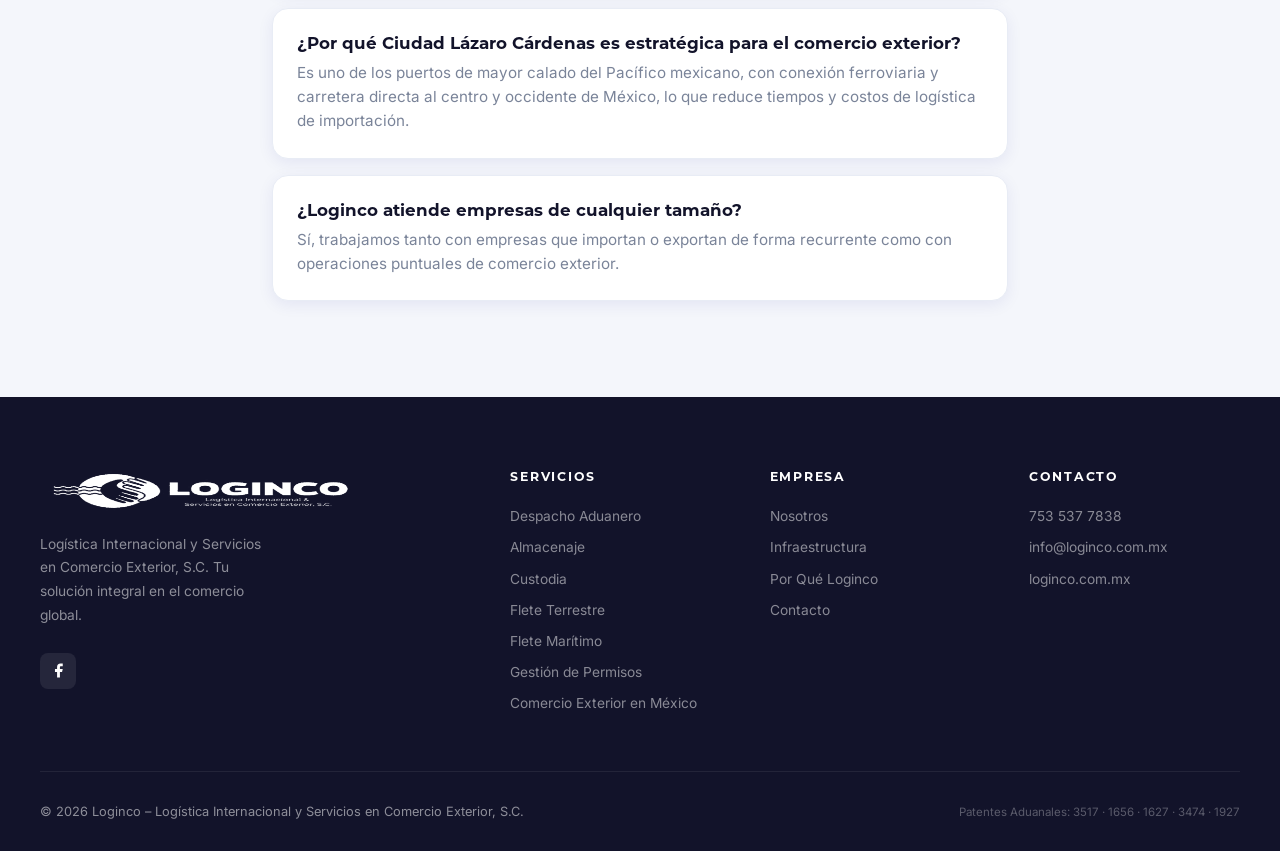
<file: comercio-exterior-mexico/index.html>
<!DOCTYPE html>
<html lang="es">
<head>
  <meta charset="UTF-8">
  <meta name="viewport" content="width=device-width, initial-scale=1.0">
  <meta name="description" content="Soluciones de comercio exterior y logística de importación en México: despacho aduanero, depósito fiscal, flete terrestre y marítimo con Loginco.">
  <meta name="keywords" content="comercio exterior méxico, logística de importación, agencia aduanal, comercio exterior">
  <title>Comercio Exterior en México | Logística de Importación – Loginco</title>

  <link rel="canonical" href="https://loginco.com.mx/comercio-exterior-mexico/">

  <link rel="icon" href="/favicon.svg" type="image/svg+xml">
  <link rel="icon" href="/img/favicon-32x32.png" sizes="32x32" type="image/png">
  <link rel="icon" href="/img/favicon-16x16.png" sizes="16x16" type="image/png">
  <link rel="apple-touch-icon" href="/img/apple-touch-icon.png" sizes="180x180">
  <link rel="shortcut icon" href="/favicon.ico">

  <meta name="robots" content="index, follow, max-snippet:-1, max-image-preview:large, max-video-preview:-1">

  <script type="application/ld+json">
  {
    "@context": "https://schema.org",
    "@type": "Service",
    "serviceType": "Comercio Exterior / Logística de Importación",
    "provider": {
      "@type": "LocalBusiness",
      "name": "Loginco – Logística Internacional y Servicios en Comercio Exterior, S.C.",
      "url": "https://loginco.com.mx"
    },
    "areaServed": { "@type": "Country", "name": "México" },
    "description": "Soluciones integrales de comercio exterior y logística de importación en México: despacho aduanero, depósito fiscal, flete terrestre y marítimo."
  }
  </script>
  <script type="application/ld+json">
  {
    "@context": "https://schema.org",
    "@type": "BreadcrumbList",
    "itemListElement": [
      { "@type": "ListItem", "position": 1, "name": "Inicio", "item": "https://loginco.com.mx/" },
      { "@type": "ListItem", "position": 2, "name": "Comercio Exterior en México", "item": "https://loginco.com.mx/comercio-exterior-mexico/" }
    ]
  }
  </script>
  <script type="application/ld+json">
  {
    "@context": "https://schema.org",
    "@type": "FAQPage",
    "mainEntity": [
      {
        "@type": "Question",
        "name": "¿Qué servicios de comercio exterior ofrece Loginco?",
        "acceptedAnswer": { "@type": "Answer", "text": "Despacho aduanero, depósito fiscal y almacenaje, transporte de carga terrestre, flete marítimo internacional y gestión de permisos regulatorios." }
      },
      {
        "@type": "Question",
        "name": "¿Por qué Ciudad Lázaro Cárdenas es estratégica para el comercio exterior?",
        "acceptedAnswer": { "@type": "Answer", "text": "Es uno de los puertos de mayor calado del Pacífico mexicano, con conexión ferroviaria y carretera directa al centro y occidente de México, lo que reduce tiempos y costos de logística de importación." }
      },
      {
        "@type": "Question",
        "name": "¿Loginco atiende empresas de cualquier tamaño?",
        "acceptedAnswer": { "@type": "Answer", "text": "Sí, trabajamos tanto con empresas que importan o exportan de forma recurrente como con operaciones puntuales de comercio exterior." }
      }
    ]
  }
  </script>


  <!-- Fuentes autoalojadas (woff2) – precarga de las críticas para el primer render -->
  <link rel="preload" as="font" type="font/woff2" href="/font/inter.woff2" crossorigin>
  <link rel="preload" as="font" type="font/woff2" href="/font/montserrat-700.woff2" crossorigin>

  <!--CSS:START--><style>@font-face{font-family:Montserrat;src:url(/font/montserrat-400.woff2)format("woff2");font-weight:400;font-style:normal;font-display:swap}@font-face{font-family:Montserrat;src:url(/font/montserrat-500.woff2)format("woff2");font-weight:500;font-style:normal;font-display:swap}@font-face{font-family:Montserrat;src:url(/font/montserrat-600.woff2)format("woff2");font-weight:600;font-style:normal;font-display:swap}@font-face{font-family:Montserrat;src:url(/font/montserrat-700.woff2)format("woff2");font-weight:700;font-style:normal;font-display:swap}@font-face{font-family:Montserrat;src:url(/font/montserrat-800.woff2)format("woff2");font-weight:800;font-style:normal;font-display:swap}@font-face{font-family:Montserrat;src:url(/font/montserrat-900.woff2)format("woff2");font-weight:900;font-style:normal;font-display:swap}@font-face{font-family:Inter;src:url(/font/inter.woff2)format("woff2");font-weight:100 900;font-style:normal;font-display:swap}:root{--navy:#00018d;--blue:#3839bc;--lavender:#7e71b7;--teal:#08b8b5;--teal-d:#069896;--white:#fff;--bg:#f4f6fb;--border:#e8ecf5;--muted:#7a8499;--dark:#12132a;--grad-hero:linear-gradient(140deg, #00018d 0%, #0a0a7a 45%, #0d2e7a 100%);--grad-mid:linear-gradient(135deg, #3839bc 0%, #00018d 100%);--shadow-s:0 4px 16px rgba(0,1,141,.07);--shadow-m:0 10px 40px rgba(0,1,141,.11);--r:16px;--rl:24px;--t:.3s ease;--font-display:"Montserrat", sans-serif;--font-heading:"Montserrat", sans-serif;--font-body:"Inter", sans-serif}*,:before,:after{box-sizing:border-box;margin:0;padding:0}html{scroll-behavior:smooth;font-size:16px}body{font-family:var(--font-body);color:var(--dark);background:var(--white);-webkit-font-smoothing:antialiased;overflow-x:hidden}img{max-width:100%;display:block}a{text-decoration:none}.wrap{width:100%;max-width:1200px;margin:0 auto;padding:0 2rem}section{padding:6rem 0}.lbl{font-family:var(--font-heading);letter-spacing:.22em;text-transform:uppercase;color:var(--teal);margin-bottom:1rem;font-size:.72rem;font-weight:700;display:inline-block}.lbl-w{color:rgba(8,184,181,.9)}.h2{font-family:var(--font-display);color:var(--navy);letter-spacing:-.01em;font-size:max(1.9rem,min(4vw,2.8rem));font-weight:400;line-height:1.18}.h2-w{color:var(--white)}.h2-c{text-align:center}.sub{color:var(--muted);margin-top:1rem;font-size:1.05rem;line-height:1.82}.sub-w{color:rgba(255,255,255,.72)}.sub-c{text-align:center;max-width:580px;margin-left:auto;margin-right:auto}.btn{font-family:var(--font-heading);letter-spacing:.04em;cursor:pointer;transition:all var(--t);border:2px solid transparent;border-radius:50px;align-items:center;gap:.5rem;padding:.9rem 2.2rem;font-size:.92rem;font-weight:700;display:inline-flex}.btn-teal{background:var(--teal);color:#fff;box-shadow:0 6px 24px rgba(8,184,181,.38)}.btn-teal:hover{background:var(--teal-d);transform:translateY(-2px);box-shadow:0 10px 32px rgba(8,184,181,.48)}.btn-ghost{color:#fff;background:0 0;border-color:rgba(255,255,255,.45)}.btn-ghost:hover{background:rgba(255,255,255,.1);border-color:#fff;transform:translateY(-2px)}.rv{opacity:0;transition:opacity .72s,transform .72s;transform:translateY(28px)}.rv.in{opacity:1;transform:translateY(0)}.d1{transition-delay:80ms}.d2{transition-delay:.16s}.d3{transition-delay:.24s}.d4{transition-delay:.32s}.d5{transition-delay:.4s}.d6{transition-delay:.48s}#nav{z-index:1000;transition:background var(--t), padding var(--t), box-shadow var(--t);justify-content:space-between;align-items:center;padding:1.4rem 2rem;display:flex;position:fixed;top:0;left:0;right:0}#nav.up{-webkit-backdrop-filter:blur(12px);backdrop-filter:blur(12px);background:rgba(0,1,141,.97);padding:.9rem 2rem;box-shadow:0 2px 30px rgba(0,0,0,.28)}.nav-logo img{filter:brightness(0)invert();height:46px;transition:height var(--t)}#nav.up .nav-logo img{height:40px}.nav-ul{align-items:center;gap:2.2rem;list-style:none;display:flex}.nav-ul a{font-family:var(--font-heading);letter-spacing:.08em;text-transform:uppercase;color:rgba(255,255,255,.85);transition:color var(--t);font-size:.82rem;font-weight:600;position:relative}.nav-ul a:after{content:"";background:var(--teal);width:0;height:2px;transition:width var(--t);position:absolute;bottom:-4px;left:0}.nav-ul a:hover,.nav-ul a.on{color:var(--teal)}.nav-ul a:hover:after,.nav-ul a.on:after{width:100%}.nav-cta{border-radius:30px;background:var(--teal)!important;color:#fff!important;padding:.55rem 1.35rem!important}.nav-cta:after{display:none!important}.nav-cta:hover{background:var(--teal-d)!important}.hbg{cursor:pointer;z-index:1001;flex-direction:column;gap:5px;padding:5px;display:none}.hbg span{width:24px;height:2px;transition:all var(--t);background:#fff;border-radius:2px;display:block}.hbg.x span:first-child{transform:translateY(7px)rotate(45deg)}.hbg.x span:nth-child(2){opacity:0}.hbg.x span:nth-child(3){transform:translateY(-7px)rotate(-45deg)}.mob-nav{background:var(--navy);z-index:999;flex-direction:column;justify-content:center;align-items:center;gap:2.5rem;display:none;position:fixed;top:0;bottom:0;left:0;right:0}.mob-nav.open{display:flex}.mob-nav a{font-family:var(--font-heading);color:rgba(255,255,255,.85);text-transform:uppercase;transition:color var(--t);font-size:1.4rem;font-weight:700}.mob-nav a:hover{color:var(--teal)}#inicio{background:var(--grad-hero);justify-content:center;align-items:center;min-height:100vh;display:flex;position:relative;overflow:hidden}.hero-grid{background-image:linear-gradient(rgba(255,255,255,.024) 1px,transparent 1px),linear-gradient(90deg,rgba(255,255,255,.024) 1px,transparent 1px);background-size:48px 48px;position:absolute;top:0;bottom:0;left:0;right:0}.glow{filter:blur(80px);pointer-events:none;border-radius:50%;animation:6s ease-in-out infinite alternate pulse;position:absolute}.g1{background:radial-gradient(circle,rgba(8,184,181,.14) 0%,transparent 70%);width:700px;height:700px;animation-delay:0s;top:-250px;right:-200px}.g2{background:radial-gradient(circle,rgba(126,113,183,.12) 0%,transparent 70%);width:500px;height:500px;animation-delay:2s;bottom:-150px;left:-100px}.g3{background:radial-gradient(circle,rgba(8,184,181,.08) 0%,transparent 70%);width:300px;height:300px;animation-delay:4s;top:38%;left:14%}@keyframes pulse{0%{opacity:.7;transform:scale(1)translate(0)}to{opacity:1;transform:scale(1.1)translate(15px,-10px)}}.ring{border:1px solid rgba(8,184,181,.1);border-radius:50%;position:absolute}.r1{width:500px;height:500px;top:50%;left:75%;transform:translate(-50%,-50%)}.r2{width:720px;height:720px;top:50%;left:75%;transform:translate(-50%,-50%)}.r3{width:940px;height:940px;top:50%;left:75%;transform:translate(-50%,-50%)}.hero-inner{z-index:2;text-align:center;max-width:840px;padding:9rem 2rem 7rem;position:relative}.hero-logo{filter:brightness(0)invert();width:auto;height:88px;margin:0 auto 2.5rem}.hero-badge{color:var(--teal);font-family:var(--font-heading);letter-spacing:.18em;text-transform:uppercase;background:rgba(8,184,181,.15);border:1px solid rgba(8,184,181,.35);border-radius:30px;align-items:center;gap:.5rem;margin-bottom:2rem;padding:.45rem 1.3rem;font-size:.75rem;font-weight:700;display:inline-flex}.hero-badge:before{content:"";background:var(--teal);width:6px;height:6px;box-shadow:0 0 8px var(--teal);border-radius:50%;animation:2s ease-in-out infinite blink}@keyframes blink{0%,to{opacity:1}50%{opacity:.25}}.hero-h1{font-family:var(--font-display);color:#fff;letter-spacing:-.02em;margin-bottom:1.5rem;font-size:max(2.4rem,min(5.8vw,4rem));font-weight:400;line-height:1.1}.hero-h1 span{color:var(--teal)}.hero-p{color:rgba(255,255,255,.7);max-width:540px;margin:0 auto 3rem;font-size:max(1rem,min(2vw,1.18rem));line-height:1.75}.hero-btns{flex-wrap:wrap;justify-content:center;gap:1rem;display:flex}.scroll-hint{color:rgba(255,255,255,.38);font-size:.68rem;font-family:var(--font-heading);letter-spacing:.15em;text-transform:uppercase;flex-direction:column;align-items:center;gap:.6rem;display:flex;position:absolute;bottom:2.5rem;left:50%;transform:translate(-50%)}.mouse{border:1.5px solid rgba(255,255,255,.22);border-radius:11px;width:22px;height:36px;position:relative}.mouse:after{content:"";background:rgba(255,255,255,.38);border-radius:2px;width:3px;height:7px;animation:1.6s ease-in-out infinite ms;position:absolute;top:6px;left:50%;transform:translate(-50%)}@keyframes ms{0%{opacity:1;top:6px}to{opacity:0;top:20px}}.wave{line-height:0;overflow:hidden}.wave svg{width:100%;display:block}#nosotros{background:var(--bg)}.about-g{grid-template-columns:1fr 1fr;align-items:center;gap:5rem;display:grid}.about-vis{position:relative}.about-card{background:var(--navy);border-radius:var(--rl);padding:3rem 2.5rem 3.5rem;position:relative;overflow:hidden}.about-card:before{content:"";background:rgba(8,184,181,.1);border-radius:50%;width:260px;height:260px;position:absolute;top:-80px;right:-80px}.about-card:after{content:"";background:rgba(126,113,183,.08);border-radius:50%;width:180px;height:180px;position:absolute;bottom:-40px;left:-40px}.about-iso{filter:brightness(0)invert();z-index:1;width:70px;margin-bottom:2rem;position:relative}.about-big{font-family:var(--font-heading);color:var(--teal);z-index:1;font-size:5.5rem;font-weight:900;line-height:1;position:relative}.about-lbl{font-family:var(--font-heading);color:rgba(255,255,255,.62);z-index:1;margin:.3rem 0 2rem;font-size:.95rem;font-weight:500;position:relative}.about-pts{color:rgba(255,255,255,.36);font-size:.72rem;font-family:var(--font-heading);letter-spacing:.06em;z-index:1;position:relative}.about-float{background:var(--teal);border-radius:var(--r);color:#fff;min-width:148px;padding:1.6rem 1.8rem;position:absolute;bottom:-1.5rem;right:-1.5rem;box-shadow:0 12px 36px rgba(8,184,181,.42)}.af-n{font-family:var(--font-heading);font-size:2rem;font-weight:900;line-height:1}.af-l{opacity:.88;margin-top:.3rem;font-size:.78rem;line-height:1.35}.pillars{grid-template-columns:1fr 1fr;gap:1rem;margin-top:2.2rem;display:grid}.pill{background:var(--white);border-left:3px solid var(--teal);box-shadow:var(--shadow-s);border-radius:12px;padding:1.2rem 1.3rem}.pill-t{font-family:var(--font-heading);color:var(--navy);margin-bottom:.3rem;font-size:.88rem;font-weight:700}.pill-d{color:var(--muted);font-size:.8rem;line-height:1.5}#servicios{background:var(--white)}.srv-intro{text-align:center;margin-bottom:4rem}.srv-grid{grid-template-columns:repeat(3,1fr);gap:1.5rem;display:grid}.srv-card{background:var(--bg);border-radius:var(--rl);transition:transform var(--t), box-shadow var(--t), background var(--t);cursor:default;padding:2.4rem 2rem;position:relative;overflow:hidden}.srv-card:after{content:"";background:var(--teal);transform-origin:0;height:3px;transition:transform var(--t);position:absolute;top:0;left:0;right:0;transform:scaleX(0)}.srv-card:hover{box-shadow:var(--shadow-m);background:var(--white);transform:translateY(-6px)}.srv-card:hover:after{transform:scaleX(1)}.srv-ico{background:linear-gradient(135deg,var(--navy) 0%,var(--blue) 100%);width:60px;height:60px;transition:background var(--t);border-radius:14px;justify-content:center;align-items:center;margin-bottom:1.6rem;display:flex}.srv-card:hover .srv-ico{background:linear-gradient(135deg,var(--teal) 0%,var(--teal-d) 100%)}.srv-ico svg{fill:#fff;width:28px;height:28px}.srv-t{font-family:var(--font-heading);color:var(--navy);margin-bottom:.75rem;font-size:1.06rem;font-weight:700}.srv-d{color:var(--muted);font-size:.88rem;line-height:1.72}#stats{background:var(--grad-mid);padding:5rem 0}.stats-g{grid-template-columns:repeat(4,1fr);display:grid}.stat{text-align:center;padding:2.5rem 1.5rem;position:relative}.stat:not(:last-child):after{content:"";background:rgba(255,255,255,.15);width:1px;position:absolute;top:25%;bottom:25%;right:0}.stat-n{font-family:var(--font-heading);color:var(--teal);font-size:max(2.8rem,min(5vw,4rem));font-weight:900;line-height:1;display:block}.stat-sup{vertical-align:super;font-size:.5em}.stat-l{font-family:var(--font-heading);letter-spacing:.1em;text-transform:uppercase;color:rgba(255,255,255,.72);margin-top:.6rem;font-size:.78rem;font-weight:600}#almacen{background:var(--grad-mid);padding-bottom:6rem}.alm-g{grid-template-columns:1fr 1fr;align-items:center;gap:5rem;padding-top:2rem;display:grid}.alm-text{color:#fff}.alm-list{grid-template-columns:1fr 1fr;gap:1rem;margin-top:2rem;display:grid}.alm-i{border:1px solid rgba(255,255,255,.12);border-left:3px solid var(--teal);background:rgba(255,255,255,.07);border-radius:12px;padding:1.2rem 1.3rem}.alm-it{font-family:var(--font-heading);color:#fff;margin-bottom:.3rem;font-size:.85rem;font-weight:700}.alm-id{color:rgba(255,255,255,.6);font-size:.8rem;line-height:1.5}.alm-cards{grid-template-columns:1fr 1fr;gap:1.2rem;display:grid}.alm-card{border-radius:var(--r);text-align:center;transition:background var(--t), transform var(--t);background:rgba(255,255,255,.07);border:1px solid rgba(255,255,255,.12);padding:2rem 1.6rem}.alm-card:hover{background:rgba(255,255,255,.12);transform:translateY(-4px)}.alm-card.feat{text-align:left;background:rgba(8,184,181,.2);border-color:rgba(8,184,181,.4);grid-column:1/-1;align-items:center;gap:2.5rem;padding:2rem 2.5rem;display:flex}.alm-big{font-family:var(--font-heading);color:var(--teal);white-space:nowrap;font-size:3.2rem;font-weight:900;line-height:1}.alm-card:not(.feat) .alm-big{font-size:2.5rem}.alm-unit{font-family:var(--font-heading);color:rgba(255,255,255,.55);margin-top:.2rem;font-size:.82rem;font-weight:600}.alm-lbl{font-family:var(--font-heading);color:rgba(255,255,255,.88);font-size:.9rem;font-weight:600;line-height:1.35}.alm-card:not(.feat) .alm-lbl{margin-top:.4rem}#porque{background:var(--white)}.why-hd{text-align:center;margin-bottom:4rem}.why-g{grid-template-columns:repeat(4,1fr);gap:1.5rem;display:grid}.why-card{text-align:center;border-radius:var(--rl);transition:all var(--t);padding:2.6rem 1.6rem}.why-card:hover{background:var(--bg);transform:translateY(-5px)}.why-ico{width:78px;height:78px;transition:background var(--t);background:linear-gradient(135deg,rgba(0,1,141,.07) 0%,rgba(8,184,181,.1) 100%);border-radius:50%;justify-content:center;align-items:center;margin:0 auto 1.6rem;display:flex}.why-card:hover .why-ico{background:linear-gradient(135deg,var(--navy) 0%,var(--blue) 100%)}.why-ico svg{width:34px;height:34px;fill:var(--navy);transition:fill var(--t)}.why-card:hover .why-ico svg{fill:#fff}.why-t{font-family:var(--font-heading);color:var(--navy);margin-bottom:.65rem;font-size:.98rem;font-weight:700}.why-d{color:var(--muted);font-size:.86rem;line-height:1.65}.perm-band{background:linear-gradient(135deg,var(--teal) 0%,var(--teal-d) 100%);padding:3.5rem 2rem}.perm-inner{flex-wrap:wrap;justify-content:space-between;align-items:center;gap:2rem;max-width:1200px;margin:0 auto;display:flex}.perm-txt h3{font-family:var(--font-display);color:#fff;letter-spacing:-.01em;margin-bottom:.4rem;font-size:1.65rem;font-weight:400}.perm-txt p{color:rgba(255,255,255,.82);font-size:.96rem}.perm-tags{flex-wrap:wrap;gap:.8rem;display:flex}.ptag{color:#fff;font-family:var(--font-heading);letter-spacing:.05em;background:rgba(255,255,255,.2);border:1px solid rgba(255,255,255,.38);border-radius:8px;padding:.5rem 1.1rem;font-size:.82rem;font-weight:700}#contacto{background:var(--bg)}.cnt-g{grid-template-columns:1fr 1.5fr;align-items:start;gap:5rem;display:grid}.cit{align-items:flex-start;gap:1.1rem;display:flex}.cit-items{flex-direction:column;gap:1.4rem;margin-top:2.2rem;display:flex}.cit-ico{background:var(--navy);border-radius:10px;flex-shrink:0;justify-content:center;align-items:center;width:44px;height:44px;display:flex}.cit-ico svg{fill:#fff;width:20px;height:20px}.cit-l{font-family:var(--font-heading);letter-spacing:.1em;text-transform:uppercase;color:var(--teal);margin-bottom:.25rem;font-size:.72rem;font-weight:700}.cit-v{color:var(--dark);font-size:.94rem;line-height:1.5}.frm-wrap{background:var(--white);border-radius:var(--rl);box-shadow:var(--shadow-m);padding:3rem 2.5rem}.frm-title{font-family:var(--font-heading);color:var(--navy);margin-bottom:1.8rem;font-size:1.35rem;font-weight:800}.frm-row{grid-template-columns:1fr 1fr;gap:1rem;display:grid}.fg{margin-bottom:1.2rem}.fg label{font-family:var(--font-heading);letter-spacing:.08em;text-transform:uppercase;color:var(--navy);margin-bottom:.5rem;font-size:.72rem;font-weight:700;display:block}.fg input,.fg select,.fg textarea{border:2px solid var(--border);width:100%;font-family:var(--font-body);color:var(--dark);transition:border-color var(--t), box-shadow var(--t);-ms-appearance:none;appearance:none;background:#fff;border-radius:10px;outline:none;padding:.9rem 1.15rem;font-size:.94rem}.fg input:focus,.fg select:focus,.fg textarea:focus{border-color:var(--teal);box-shadow:0 0 0 3px rgba(8,184,181,.12)}.fg textarea{resize:vertical;min-height:116px}.fg select{background-image:url("data:image/svg+xml,%3Csvg xmlns='http://www.w3.org/2000/svg' width='12' height='8' viewBox='0 0 12 8'%3E%3Cpath fill='%237a8499' d='M1 1l5 5 5-5'/%3E%3C/svg%3E");background-position:right 1rem center;background-repeat:no-repeat;padding-right:2.5rem}.btn-send{background:var(--navy);color:#fff;width:100%;font-family:var(--font-heading);letter-spacing:.05em;cursor:pointer;transition:all var(--t);border:none;border-radius:10px;margin-top:.4rem;padding:1.05rem 2rem;font-size:.95rem;font-weight:700}.btn-send:hover{background:var(--teal);transform:translateY(-2px);box-shadow:0 8px 28px rgba(8,184,181,.38)}.btn-send.ok{background:var(--teal)}footer{background:var(--dark);color:rgba(255,255,255,.52);padding:4.5rem 2rem 2rem}.ft-g{border-bottom:1px solid rgba(255,255,255,.07);grid-template-columns:2fr 1fr 1fr 1fr;gap:3rem;max-width:1200px;margin:0 auto;padding-bottom:3rem;display:grid}.ft-logo{filter:brightness(0)invert();height:44px;margin-bottom:1.2rem}.ft-brand p{max-width:240px;font-size:.86rem;line-height:1.72}.ft-social{gap:.7rem;margin-top:1.6rem;display:flex}.soc{width:36px;height:36px;transition:all var(--t);background:rgba(255,255,255,.08);border-radius:8px;justify-content:center;align-items:center;display:flex}.soc:hover{background:var(--teal);transform:translateY(-2px)}.soc svg{fill:#fff;width:17px;height:17px}.ft-col h5{font-family:var(--font-heading);letter-spacing:.14em;text-transform:uppercase;color:#fff;margin-bottom:1.3rem;font-size:.78rem;font-weight:700}.ft-col ul{list-style:none}.ft-col li{margin-bottom:.7rem}.ft-col a{color:rgba(255,255,255,.5);transition:color var(--t);font-size:.86rem}.ft-col a:hover{color:var(--teal)}.ft-bot{flex-wrap:wrap;justify-content:space-between;align-items:center;gap:1rem;max-width:1200px;margin:0 auto;padding-top:2rem;display:flex}.ft-bot p{font-size:.8rem}.ft-pts{color:rgba(255,255,255,.3);font-size:.72rem}@media (max-width:1024px){.srv-grid,.stats-g,.why-g{grid-template-columns:repeat(2,1fr)}.ft-g{grid-template-columns:1fr 1fr;gap:2rem}}@media (max-width:900px){.about-g,.alm-g,.cnt-g{grid-template-columns:1fr;gap:3rem}.about-float{display:none}}@media (max-width:768px){.nav-ul{display:none!important}.hbg{display:flex}section{padding:4rem 0}.srv-grid{grid-template-columns:1fr}.stats-g{grid-template-columns:repeat(2,1fr)}.stat:not(:last-child):after{display:none}.why-g,.frm-row,.ft-g{grid-template-columns:1fr}.ft-bot,.perm-inner{text-align:center;flex-direction:column}.alm-list{grid-template-columns:1fr}.r1,.r2,.r3{display:none}}@media (max-width:500px){.stats-g,.pillars,.alm-cards{grid-template-columns:1fr}.alm-card.feat{text-align:center;flex-direction:column;gap:.8rem}}.page-hero{background:var(--grad-hero);color:var(--white);padding:9rem 0 4rem}.page-hero .wrap{max-width:900px}.breadcrumb{font-family:var(--font-heading);letter-spacing:.04em;opacity:.75;margin-bottom:1rem;font-size:.8rem;font-weight:600}.breadcrumb a{color:var(--white);text-underline-offset:3px;text-decoration:underline}.page-hero h1{font-family:var(--font-display);margin-bottom:1rem;font-size:max(2rem,min(4.5vw,3rem));font-weight:800;line-height:1.15}.page-hero p{opacity:.9;max-width:640px;font-size:1.1rem;line-height:1.6}.page-hero .btn-row{flex-wrap:wrap;gap:1rem;margin-top:2rem;display:flex}.svc-block{padding:5rem 0}.svc-block .wrap{max-width:900px}.svc-block h2{font-family:var(--font-display);color:var(--navy);margin-bottom:1.2rem;font-size:1.8rem;font-weight:800}.svc-block p{color:var(--muted);margin-bottom:1rem;font-size:1.05rem;line-height:1.75}.svc-block p strong{color:var(--dark)}.faq{background:var(--bg);padding:5rem 0}.faq .wrap{max-width:800px}.faq h2{font-family:var(--font-display);color:var(--navy);text-align:center;margin-bottom:2rem;font-size:1.8rem;font-weight:800}.faq-item{background:var(--white);border:1px solid var(--border);border-radius:var(--r);box-shadow:var(--shadow-s);margin-bottom:1rem;padding:1.5rem}.faq-item h3{font-family:var(--font-heading);color:var(--dark);margin-bottom:.5rem;font-size:1.05rem;font-weight:700}.faq-item p{color:var(--muted);font-size:.95rem;line-height:1.6}.cross-links{padding:5rem 0}.cross-links h2{font-family:var(--font-display);color:var(--navy);text-align:center;margin-bottom:2rem;font-size:1.8rem;font-weight:800}.cross-grid{grid-template-columns:repeat(auto-fit,minmax(220px,1fr));gap:1.5rem;display:grid}.cross-card{background:var(--white);border:1px solid var(--border);border-radius:var(--r);box-shadow:var(--shadow-s);transition:transform var(--t), box-shadow var(--t);padding:1.5rem;display:block}.cross-card:hover{box-shadow:var(--shadow-m);transform:translateY(-4px)}.cross-card h3{font-family:var(--font-heading);color:var(--navy);margin-bottom:.4rem;font-size:1rem;font-weight:700}.cross-card p{color:var(--muted);font-size:.9rem;line-height:1.5}a.srv-card{cursor:pointer;display:block}@media (prefers-reduced-motion:reduce){*,:before,:after{scroll-behavior:auto!important;transition-duration:.001ms!important;animation-duration:.001ms!important;animation-iteration-count:1!important}}</style><!--CSS:END-->
</head>
<body>

<nav id="nav">
  <a href="/" class="nav-logo">
    <img src="/img/logo-nav.png" alt="Loginco – Agencia Aduanal" width="334" height="96" decoding="async">
  </a>
  <ul class="nav-ul" id="navUl">
    <li><a href="/">Inicio</a></li>
    <li><a href="/#nosotros">Nosotros</a></li>
    <li><a href="/#servicios">Servicios</a></li>
    <li><a href="/#almacen">Almacén</a></li>
    <li><a href="/#contacto" class="nav-cta">Contacto</a></li>
  </ul>
  <button class="hbg" id="hbg" aria-label="Menú" aria-expanded="false">
    <span></span><span></span><span></span>
  </button>
</nav>

<nav class="mob-nav" id="mobNav">
  <a href="/">Inicio</a>
  <a href="/#nosotros">Nosotros</a>
  <a href="/#servicios">Servicios</a>
  <a href="/#almacen">Almacén</a>
  <a href="/#contacto">Contacto</a>
</nav>

<section class="page-hero">
  <div class="wrap">
    <div class="breadcrumb"><a href="/">Inicio</a> / Comercio Exterior</div>
    <h1 class="rv">Comercio Exterior en México</h1>
    <p class="rv d1">Logística de importación integral: agencia aduanal, depósito fiscal, transporte terrestre y marítimo en un solo aliado con más de 9 años de experiencia.</p>
    <div class="btn-row rv d2">
      <a href="/#contacto" class="btn btn-teal">Solicitar Cotización</a>
      <a href="/#servicios" class="btn btn-ghost">Ver Todos los Servicios</a>
    </div>
  </div>
</section>

<section class="svc-block">
  <div class="wrap">
    <h2 class="rv">Un solo aliado para tu comercio exterior</h2>
    <p class="rv d1">México es uno de los países con mayor actividad de comercio exterior en América Latina, con Ciudad Lázaro Cárdenas, Michoacán, consolidado como puerto estratégico del Pacífico para la logística de importación y exportación hacia el centro y occidente del país.</p>
    <p class="rv d2"><strong>Loginco acompaña cada etapa de tu operación de comercio exterior</strong>: desde el despacho aduanero de tu mercancía, pasando por su almacenaje en depósito fiscal, hasta su transporte final por tierra o mar. Una sola agencia aduanal con 5 patentes y 9+ años de experiencia, en vez de coordinar varios proveedores por separado.</p>
  </div>
</section>

<section class="cross-links">
  <div class="wrap">
    <h2>Nuestros Servicios de Comercio Exterior</h2>
    <div class="cross-grid">
      <a class="cross-card" href="/agencia-aduanal-mexico/"><h3>Agencia Aduanal</h3><p>Despacho aduanero para importación y exportación con 5 patentes y cumplimiento regulatorio total.</p></a>
      <a class="cross-card" href="/deposito-fiscal-mexico/"><h3>Depósito Fiscal</h3><p>Almacenaje y desconsolidación de mercancía en instalaciones de 9,000 m² en Ciudad Lázaro Cárdenas.</p></a>
      <a class="cross-card" href="/transporte-de-carga-mexico/"><h3>Transporte de Carga</h3><p>Flete terrestre nacional con seguimiento continuo de tu mercancía hasta su destino final.</p></a>
      <a class="cross-card" href="/envios-de-contenedores-mexico/"><h3>Envíos de Contenedores</h3><p>Flete marítimo internacional con una amplia red de navieros en Europa, Asia y América.</p></a>
    </div>
  </div>
</section>

<section class="faq">
  <div class="wrap">
    <h2>Preguntas Frecuentes</h2>
    <div class="faq-item"><h3>¿Qué servicios de comercio exterior ofrece Loginco?</h3><p>Despacho aduanero, depósito fiscal y almacenaje, transporte de carga terrestre, flete marítimo internacional y gestión de permisos regulatorios.</p></div>
    <div class="faq-item"><h3>¿Por qué Ciudad Lázaro Cárdenas es estratégica para el comercio exterior?</h3><p>Es uno de los puertos de mayor calado del Pacífico mexicano, con conexión ferroviaria y carretera directa al centro y occidente de México, lo que reduce tiempos y costos de logística de importación.</p></div>
    <div class="faq-item"><h3>¿Loginco atiende empresas de cualquier tamaño?</h3><p>Sí, trabajamos tanto con empresas que importan o exportan de forma recurrente como con operaciones puntuales de comercio exterior.</p></div>
  </div>
</section>

<footer>
  <div class="ft-g">
    <div class="ft-brand">
      <img src="/img/logo-footer.png" alt="Loginco – Logística Internacional y Comercio Exterior" class="ft-logo" width="320" height="92" loading="lazy" decoding="async">
      <p>Logística Internacional y Servicios en Comercio Exterior, S.C. Tu solución integral en el comercio global.</p>
      <div class="ft-social">
        <a href="https://facebook.com" target="_blank" rel="noopener" class="soc" aria-label="Facebook">
          <svg viewBox="0 0 24 24"><path d="M18 2h-3a5 5 0 0 0-5 5v3H7v4h3v8h4v-8h3l1-4h-4V7a1 1 0 0 1 1-1h3z"/></svg>
        </a>
      </div>
    </div>
    <div class="ft-col">
      <h5>Servicios</h5>
      <ul>
        <li><a href="/agencia-aduanal-mexico/">Despacho Aduanero</a></li>
        <li><a href="/deposito-fiscal-mexico/">Almacenaje</a></li>
        <li><a href="/#servicios">Custodia</a></li>
        <li><a href="/transporte-de-carga-mexico/">Flete Terrestre</a></li>
        <li><a href="/envios-de-contenedores-mexico/">Flete Marítimo</a></li>
        <li><a href="/#servicios">Gestión de Permisos</a></li>
        <li><a href="/comercio-exterior-mexico/">Comercio Exterior en México</a></li>
      </ul>
    </div>
    <div class="ft-col">
      <h5>Empresa</h5>
      <ul>
        <li><a href="/#nosotros">Nosotros</a></li>
        <li><a href="/#almacen">Infraestructura</a></li>
        <li><a href="/#porque">Por Qué Loginco</a></li>
        <li><a href="/#contacto">Contacto</a></li>
      </ul>
    </div>
    <div class="ft-col">
      <h5>Contacto</h5>
      <ul>
        <li><a href="tel:+527535377838">753 537 7838</a></li>
        <li><a href="mailto:info@loginco.com.mx">info@loginco.com.mx</a></li>
        <li><a href="https://loginco.com.mx" target="_blank" rel="noopener">loginco.com.mx</a></li>
      </ul>
    </div>
  </div>
  <div class="ft-bot">
    <p>&copy; 2026 Loginco – Logística Internacional y Servicios en Comercio Exterior, S.C.</p>
    <div class="ft-pts">Patentes Aduanales: 3517 · 1656 · 1627 · 3474 · 1927</div>
  </div>
</footer>

<script src="/main.js"></script>
</body>
</html>
</file>
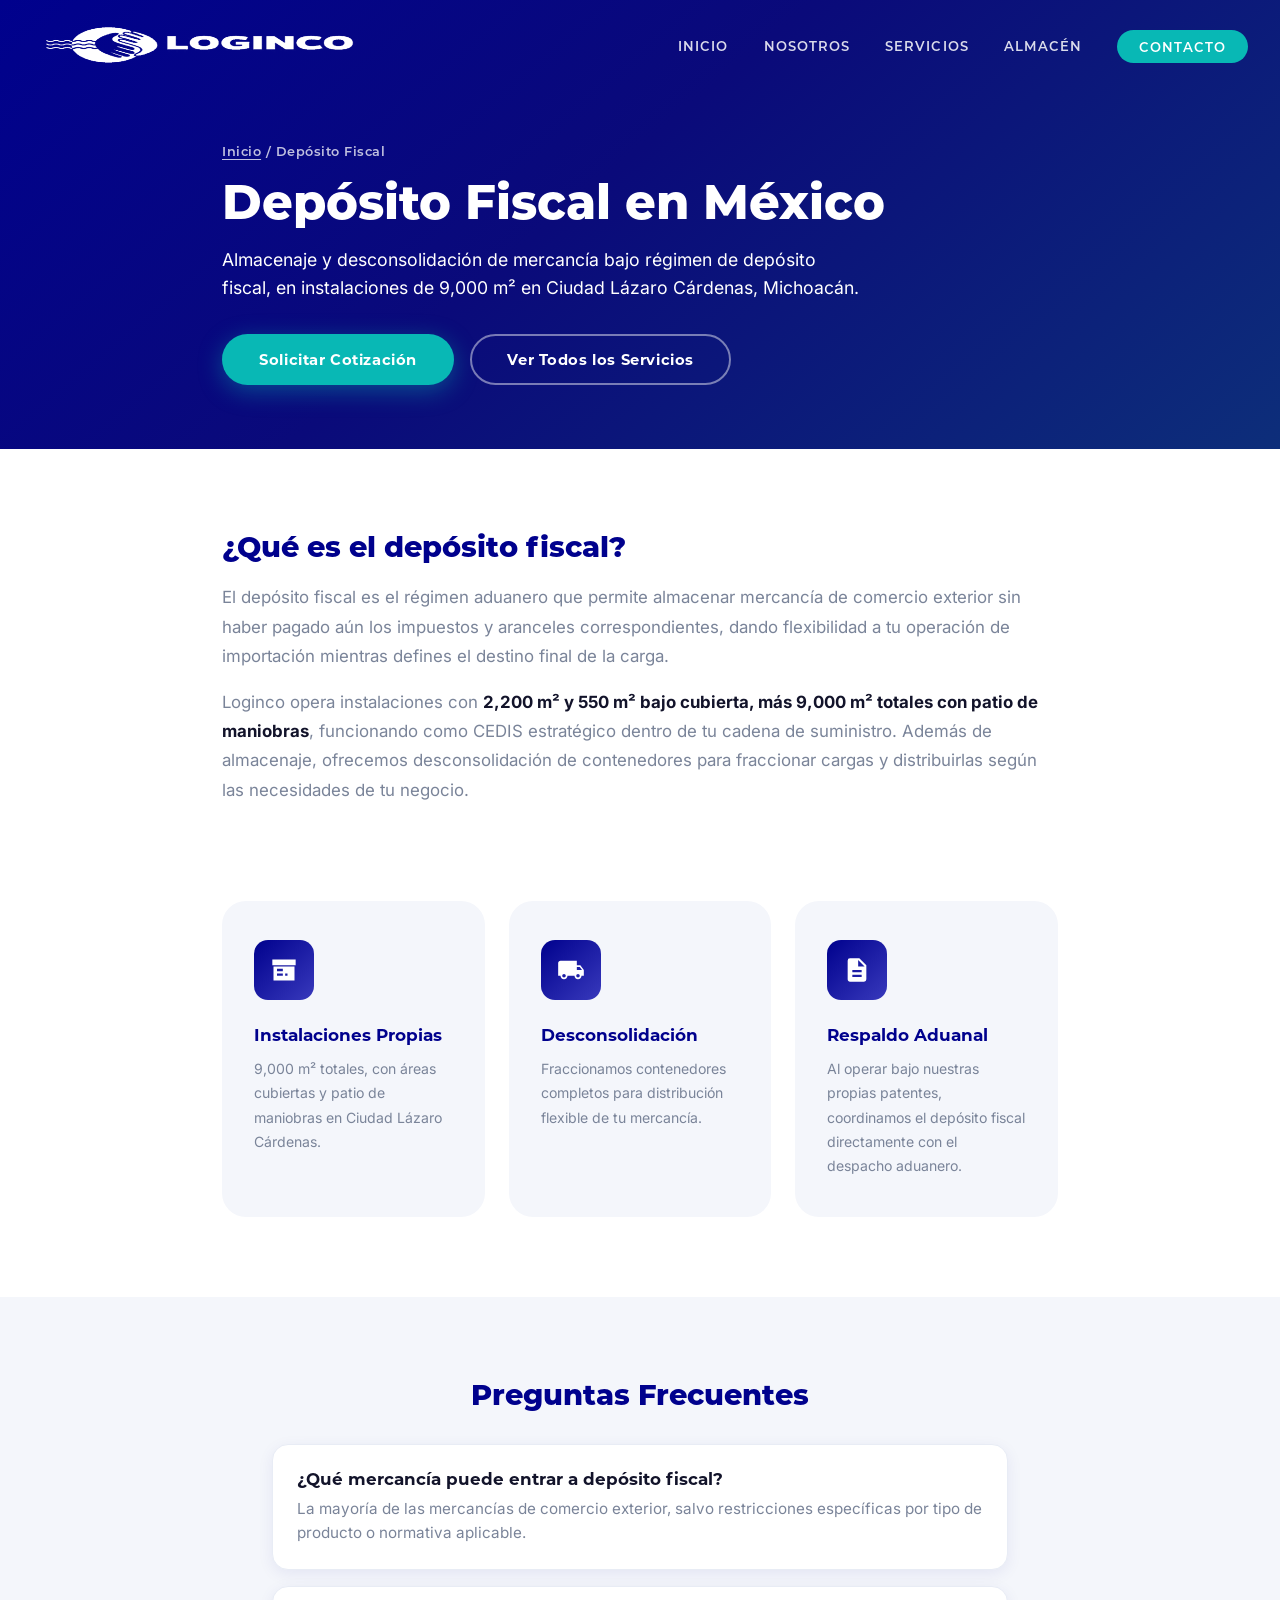
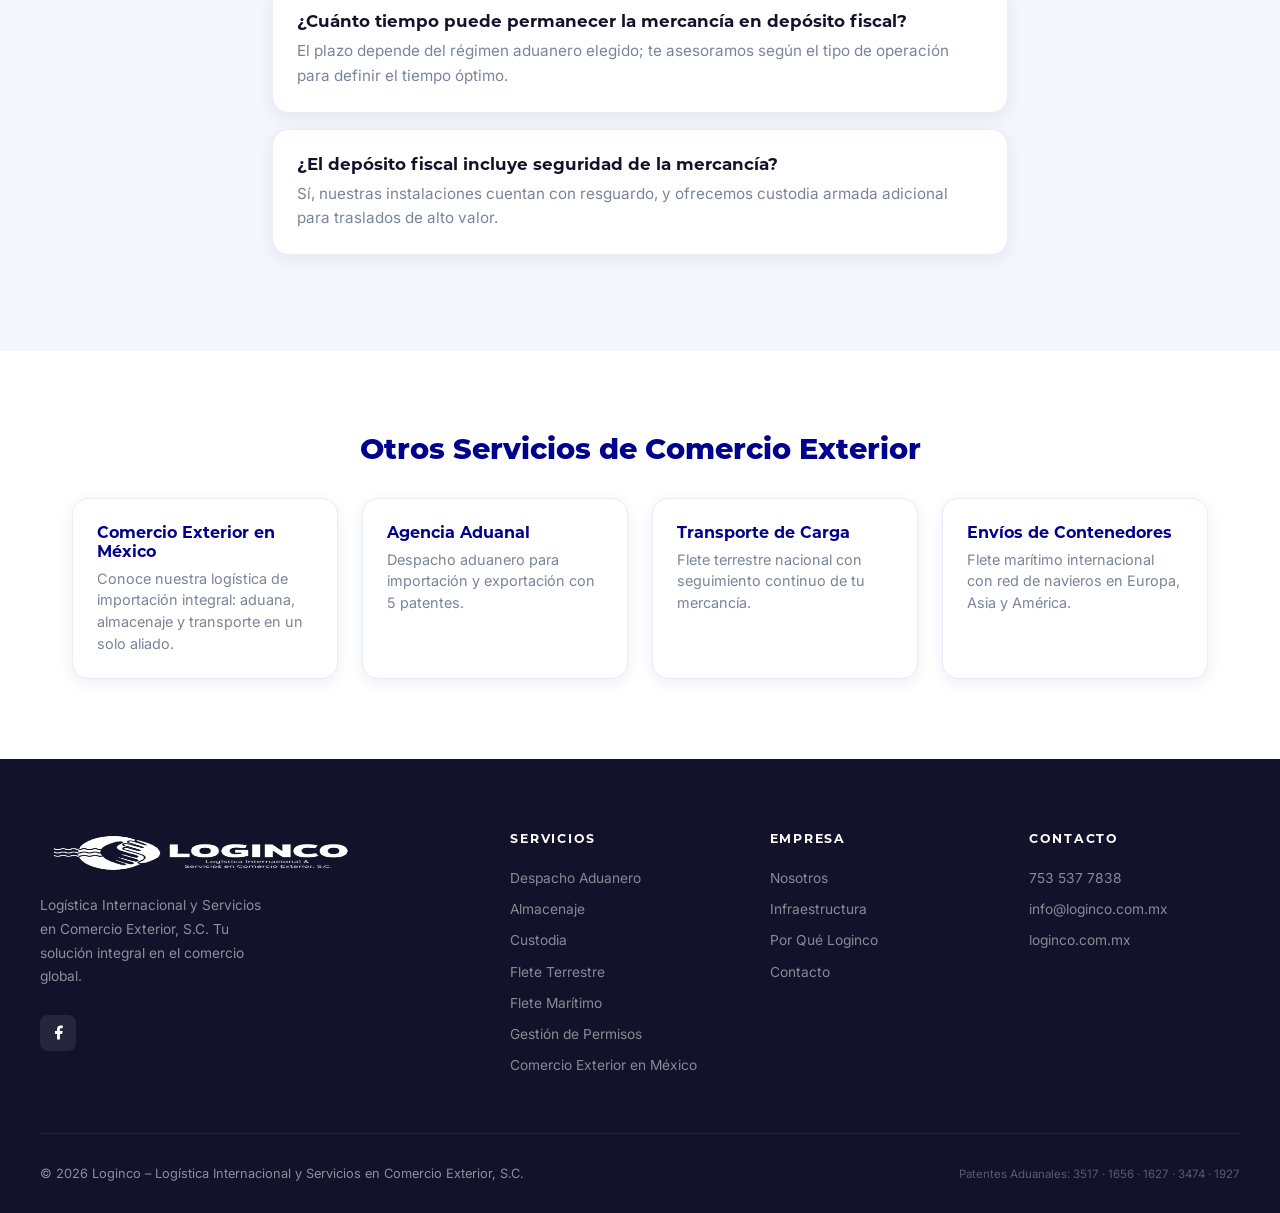
<file: deposito-fiscal-mexico/index.html>
<!DOCTYPE html>
<html lang="es">
<head>
  <meta charset="UTF-8">
  <meta name="viewport" content="width=device-width, initial-scale=1.0">
  <meta name="description" content="Depósito fiscal en México con 9,000 m² de instalaciones en Lázaro Cárdenas, Michoacán. Almacenaje y desconsolidación de carga con respaldo aduanal.">
  <meta name="keywords" content="depósito fiscal méxico, almacenaje, desconsolidación, comercio exterior">
  <title>Depósito Fiscal en México | Almacenaje – Loginco</title>

  <link rel="canonical" href="https://loginco.com.mx/deposito-fiscal-mexico/">

  <link rel="icon" href="/favicon.svg" type="image/svg+xml">
  <link rel="icon" href="/img/favicon-32x32.png" sizes="32x32" type="image/png">
  <link rel="icon" href="/img/favicon-16x16.png" sizes="16x16" type="image/png">
  <link rel="apple-touch-icon" href="/img/apple-touch-icon.png" sizes="180x180">
  <link rel="shortcut icon" href="/favicon.ico">

  <meta name="robots" content="index, follow, max-snippet:-1, max-image-preview:large, max-video-preview:-1">

  <script type="application/ld+json">
  {
    "@context": "https://schema.org",
    "@type": "Service",
    "serviceType": "Depósito Fiscal / Desconsolidación y Almacenaje",
    "provider": {
      "@type": "LocalBusiness",
      "name": "Loginco – Logística Internacional y Servicios en Comercio Exterior, S.C.",
      "url": "https://loginco.com.mx"
    },
    "areaServed": { "@type": "Country", "name": "México" },
    "description": "Depósito fiscal y almacenaje en instalaciones de 9,000 m² en Ciudad Lázaro Cárdenas, Michoacán, con desconsolidación de contenedores."
  }
  </script>
  <script type="application/ld+json">
  {
    "@context": "https://schema.org",
    "@type": "BreadcrumbList",
    "itemListElement": [
      { "@type": "ListItem", "position": 1, "name": "Inicio", "item": "https://loginco.com.mx/" },
      { "@type": "ListItem", "position": 2, "name": "Depósito Fiscal en México", "item": "https://loginco.com.mx/deposito-fiscal-mexico/" }
    ]
  }
  </script>
  <script type="application/ld+json">
  {
    "@context": "https://schema.org",
    "@type": "FAQPage",
    "mainEntity": [
      {
        "@type": "Question",
        "name": "¿Qué mercancía puede entrar a depósito fiscal?",
        "acceptedAnswer": { "@type": "Answer", "text": "La mayoría de las mercancías de comercio exterior, salvo restricciones específicas por tipo de producto o normativa aplicable." }
      },
      {
        "@type": "Question",
        "name": "¿Cuánto tiempo puede permanecer la mercancía en depósito fiscal?",
        "acceptedAnswer": { "@type": "Answer", "text": "El plazo depende del régimen aduanero elegido; te asesoramos según el tipo de operación para definir el tiempo óptimo." }
      },
      {
        "@type": "Question",
        "name": "¿El depósito fiscal incluye seguridad de la mercancía?",
        "acceptedAnswer": { "@type": "Answer", "text": "Sí, nuestras instalaciones cuentan con resguardo, y ofrecemos custodia armada adicional para traslados de alto valor." }
      }
    ]
  }
  </script>


  <!-- Fuentes autoalojadas (woff2) – precarga de las críticas para el primer render -->
  <link rel="preload" as="font" type="font/woff2" href="/font/inter.woff2" crossorigin>
  <link rel="preload" as="font" type="font/woff2" href="/font/montserrat-700.woff2" crossorigin>

  <!--CSS:START--><style>@font-face{font-family:Montserrat;src:url(/font/montserrat-400.woff2)format("woff2");font-weight:400;font-style:normal;font-display:swap}@font-face{font-family:Montserrat;src:url(/font/montserrat-500.woff2)format("woff2");font-weight:500;font-style:normal;font-display:swap}@font-face{font-family:Montserrat;src:url(/font/montserrat-600.woff2)format("woff2");font-weight:600;font-style:normal;font-display:swap}@font-face{font-family:Montserrat;src:url(/font/montserrat-700.woff2)format("woff2");font-weight:700;font-style:normal;font-display:swap}@font-face{font-family:Montserrat;src:url(/font/montserrat-800.woff2)format("woff2");font-weight:800;font-style:normal;font-display:swap}@font-face{font-family:Montserrat;src:url(/font/montserrat-900.woff2)format("woff2");font-weight:900;font-style:normal;font-display:swap}@font-face{font-family:Inter;src:url(/font/inter.woff2)format("woff2");font-weight:100 900;font-style:normal;font-display:swap}:root{--navy:#00018d;--blue:#3839bc;--lavender:#7e71b7;--teal:#08b8b5;--teal-d:#069896;--white:#fff;--bg:#f4f6fb;--border:#e8ecf5;--muted:#7a8499;--dark:#12132a;--grad-hero:linear-gradient(140deg, #00018d 0%, #0a0a7a 45%, #0d2e7a 100%);--grad-mid:linear-gradient(135deg, #3839bc 0%, #00018d 100%);--shadow-s:0 4px 16px rgba(0,1,141,.07);--shadow-m:0 10px 40px rgba(0,1,141,.11);--r:16px;--rl:24px;--t:.3s ease;--font-display:"Montserrat", sans-serif;--font-heading:"Montserrat", sans-serif;--font-body:"Inter", sans-serif}*,:before,:after{box-sizing:border-box;margin:0;padding:0}html{scroll-behavior:smooth;font-size:16px}body{font-family:var(--font-body);color:var(--dark);background:var(--white);-webkit-font-smoothing:antialiased;overflow-x:hidden}img{max-width:100%;display:block}a{text-decoration:none}.wrap{width:100%;max-width:1200px;margin:0 auto;padding:0 2rem}section{padding:6rem 0}.lbl{font-family:var(--font-heading);letter-spacing:.22em;text-transform:uppercase;color:var(--teal);margin-bottom:1rem;font-size:.72rem;font-weight:700;display:inline-block}.lbl-w{color:rgba(8,184,181,.9)}.h2{font-family:var(--font-display);color:var(--navy);letter-spacing:-.01em;font-size:max(1.9rem,min(4vw,2.8rem));font-weight:400;line-height:1.18}.h2-w{color:var(--white)}.h2-c{text-align:center}.sub{color:var(--muted);margin-top:1rem;font-size:1.05rem;line-height:1.82}.sub-w{color:rgba(255,255,255,.72)}.sub-c{text-align:center;max-width:580px;margin-left:auto;margin-right:auto}.btn{font-family:var(--font-heading);letter-spacing:.04em;cursor:pointer;transition:all var(--t);border:2px solid transparent;border-radius:50px;align-items:center;gap:.5rem;padding:.9rem 2.2rem;font-size:.92rem;font-weight:700;display:inline-flex}.btn-teal{background:var(--teal);color:#fff;box-shadow:0 6px 24px rgba(8,184,181,.38)}.btn-teal:hover{background:var(--teal-d);transform:translateY(-2px);box-shadow:0 10px 32px rgba(8,184,181,.48)}.btn-ghost{color:#fff;background:0 0;border-color:rgba(255,255,255,.45)}.btn-ghost:hover{background:rgba(255,255,255,.1);border-color:#fff;transform:translateY(-2px)}.rv{opacity:0;transition:opacity .72s,transform .72s;transform:translateY(28px)}.rv.in{opacity:1;transform:translateY(0)}.d1{transition-delay:80ms}.d2{transition-delay:.16s}.d3{transition-delay:.24s}.d4{transition-delay:.32s}.d5{transition-delay:.4s}.d6{transition-delay:.48s}#nav{z-index:1000;transition:background var(--t), padding var(--t), box-shadow var(--t);justify-content:space-between;align-items:center;padding:1.4rem 2rem;display:flex;position:fixed;top:0;left:0;right:0}#nav.up{-webkit-backdrop-filter:blur(12px);backdrop-filter:blur(12px);background:rgba(0,1,141,.97);padding:.9rem 2rem;box-shadow:0 2px 30px rgba(0,0,0,.28)}.nav-logo img{filter:brightness(0)invert();height:46px;transition:height var(--t)}#nav.up .nav-logo img{height:40px}.nav-ul{align-items:center;gap:2.2rem;list-style:none;display:flex}.nav-ul a{font-family:var(--font-heading);letter-spacing:.08em;text-transform:uppercase;color:rgba(255,255,255,.85);transition:color var(--t);font-size:.82rem;font-weight:600;position:relative}.nav-ul a:after{content:"";background:var(--teal);width:0;height:2px;transition:width var(--t);position:absolute;bottom:-4px;left:0}.nav-ul a:hover,.nav-ul a.on{color:var(--teal)}.nav-ul a:hover:after,.nav-ul a.on:after{width:100%}.nav-cta{border-radius:30px;background:var(--teal)!important;color:#fff!important;padding:.55rem 1.35rem!important}.nav-cta:after{display:none!important}.nav-cta:hover{background:var(--teal-d)!important}.hbg{cursor:pointer;z-index:1001;flex-direction:column;gap:5px;padding:5px;display:none}.hbg span{width:24px;height:2px;transition:all var(--t);background:#fff;border-radius:2px;display:block}.hbg.x span:first-child{transform:translateY(7px)rotate(45deg)}.hbg.x span:nth-child(2){opacity:0}.hbg.x span:nth-child(3){transform:translateY(-7px)rotate(-45deg)}.mob-nav{background:var(--navy);z-index:999;flex-direction:column;justify-content:center;align-items:center;gap:2.5rem;display:none;position:fixed;top:0;bottom:0;left:0;right:0}.mob-nav.open{display:flex}.mob-nav a{font-family:var(--font-heading);color:rgba(255,255,255,.85);text-transform:uppercase;transition:color var(--t);font-size:1.4rem;font-weight:700}.mob-nav a:hover{color:var(--teal)}#inicio{background:var(--grad-hero);justify-content:center;align-items:center;min-height:100vh;display:flex;position:relative;overflow:hidden}.hero-grid{background-image:linear-gradient(rgba(255,255,255,.024) 1px,transparent 1px),linear-gradient(90deg,rgba(255,255,255,.024) 1px,transparent 1px);background-size:48px 48px;position:absolute;top:0;bottom:0;left:0;right:0}.glow{filter:blur(80px);pointer-events:none;border-radius:50%;animation:6s ease-in-out infinite alternate pulse;position:absolute}.g1{background:radial-gradient(circle,rgba(8,184,181,.14) 0%,transparent 70%);width:700px;height:700px;animation-delay:0s;top:-250px;right:-200px}.g2{background:radial-gradient(circle,rgba(126,113,183,.12) 0%,transparent 70%);width:500px;height:500px;animation-delay:2s;bottom:-150px;left:-100px}.g3{background:radial-gradient(circle,rgba(8,184,181,.08) 0%,transparent 70%);width:300px;height:300px;animation-delay:4s;top:38%;left:14%}@keyframes pulse{0%{opacity:.7;transform:scale(1)translate(0)}to{opacity:1;transform:scale(1.1)translate(15px,-10px)}}.ring{border:1px solid rgba(8,184,181,.1);border-radius:50%;position:absolute}.r1{width:500px;height:500px;top:50%;left:75%;transform:translate(-50%,-50%)}.r2{width:720px;height:720px;top:50%;left:75%;transform:translate(-50%,-50%)}.r3{width:940px;height:940px;top:50%;left:75%;transform:translate(-50%,-50%)}.hero-inner{z-index:2;text-align:center;max-width:840px;padding:9rem 2rem 7rem;position:relative}.hero-logo{filter:brightness(0)invert();width:auto;height:88px;margin:0 auto 2.5rem}.hero-badge{color:var(--teal);font-family:var(--font-heading);letter-spacing:.18em;text-transform:uppercase;background:rgba(8,184,181,.15);border:1px solid rgba(8,184,181,.35);border-radius:30px;align-items:center;gap:.5rem;margin-bottom:2rem;padding:.45rem 1.3rem;font-size:.75rem;font-weight:700;display:inline-flex}.hero-badge:before{content:"";background:var(--teal);width:6px;height:6px;box-shadow:0 0 8px var(--teal);border-radius:50%;animation:2s ease-in-out infinite blink}@keyframes blink{0%,to{opacity:1}50%{opacity:.25}}.hero-h1{font-family:var(--font-display);color:#fff;letter-spacing:-.02em;margin-bottom:1.5rem;font-size:max(2.4rem,min(5.8vw,4rem));font-weight:400;line-height:1.1}.hero-h1 span{color:var(--teal)}.hero-p{color:rgba(255,255,255,.7);max-width:540px;margin:0 auto 3rem;font-size:max(1rem,min(2vw,1.18rem));line-height:1.75}.hero-btns{flex-wrap:wrap;justify-content:center;gap:1rem;display:flex}.scroll-hint{color:rgba(255,255,255,.38);font-size:.68rem;font-family:var(--font-heading);letter-spacing:.15em;text-transform:uppercase;flex-direction:column;align-items:center;gap:.6rem;display:flex;position:absolute;bottom:2.5rem;left:50%;transform:translate(-50%)}.mouse{border:1.5px solid rgba(255,255,255,.22);border-radius:11px;width:22px;height:36px;position:relative}.mouse:after{content:"";background:rgba(255,255,255,.38);border-radius:2px;width:3px;height:7px;animation:1.6s ease-in-out infinite ms;position:absolute;top:6px;left:50%;transform:translate(-50%)}@keyframes ms{0%{opacity:1;top:6px}to{opacity:0;top:20px}}.wave{line-height:0;overflow:hidden}.wave svg{width:100%;display:block}#nosotros{background:var(--bg)}.about-g{grid-template-columns:1fr 1fr;align-items:center;gap:5rem;display:grid}.about-vis{position:relative}.about-card{background:var(--navy);border-radius:var(--rl);padding:3rem 2.5rem 3.5rem;position:relative;overflow:hidden}.about-card:before{content:"";background:rgba(8,184,181,.1);border-radius:50%;width:260px;height:260px;position:absolute;top:-80px;right:-80px}.about-card:after{content:"";background:rgba(126,113,183,.08);border-radius:50%;width:180px;height:180px;position:absolute;bottom:-40px;left:-40px}.about-iso{filter:brightness(0)invert();z-index:1;width:70px;margin-bottom:2rem;position:relative}.about-big{font-family:var(--font-heading);color:var(--teal);z-index:1;font-size:5.5rem;font-weight:900;line-height:1;position:relative}.about-lbl{font-family:var(--font-heading);color:rgba(255,255,255,.62);z-index:1;margin:.3rem 0 2rem;font-size:.95rem;font-weight:500;position:relative}.about-pts{color:rgba(255,255,255,.36);font-size:.72rem;font-family:var(--font-heading);letter-spacing:.06em;z-index:1;position:relative}.about-float{background:var(--teal);border-radius:var(--r);color:#fff;min-width:148px;padding:1.6rem 1.8rem;position:absolute;bottom:-1.5rem;right:-1.5rem;box-shadow:0 12px 36px rgba(8,184,181,.42)}.af-n{font-family:var(--font-heading);font-size:2rem;font-weight:900;line-height:1}.af-l{opacity:.88;margin-top:.3rem;font-size:.78rem;line-height:1.35}.pillars{grid-template-columns:1fr 1fr;gap:1rem;margin-top:2.2rem;display:grid}.pill{background:var(--white);border-left:3px solid var(--teal);box-shadow:var(--shadow-s);border-radius:12px;padding:1.2rem 1.3rem}.pill-t{font-family:var(--font-heading);color:var(--navy);margin-bottom:.3rem;font-size:.88rem;font-weight:700}.pill-d{color:var(--muted);font-size:.8rem;line-height:1.5}#servicios{background:var(--white)}.srv-intro{text-align:center;margin-bottom:4rem}.srv-grid{grid-template-columns:repeat(3,1fr);gap:1.5rem;display:grid}.srv-card{background:var(--bg);border-radius:var(--rl);transition:transform var(--t), box-shadow var(--t), background var(--t);cursor:default;padding:2.4rem 2rem;position:relative;overflow:hidden}.srv-card:after{content:"";background:var(--teal);transform-origin:0;height:3px;transition:transform var(--t);position:absolute;top:0;left:0;right:0;transform:scaleX(0)}.srv-card:hover{box-shadow:var(--shadow-m);background:var(--white);transform:translateY(-6px)}.srv-card:hover:after{transform:scaleX(1)}.srv-ico{background:linear-gradient(135deg,var(--navy) 0%,var(--blue) 100%);width:60px;height:60px;transition:background var(--t);border-radius:14px;justify-content:center;align-items:center;margin-bottom:1.6rem;display:flex}.srv-card:hover .srv-ico{background:linear-gradient(135deg,var(--teal) 0%,var(--teal-d) 100%)}.srv-ico svg{fill:#fff;width:28px;height:28px}.srv-t{font-family:var(--font-heading);color:var(--navy);margin-bottom:.75rem;font-size:1.06rem;font-weight:700}.srv-d{color:var(--muted);font-size:.88rem;line-height:1.72}#stats{background:var(--grad-mid);padding:5rem 0}.stats-g{grid-template-columns:repeat(4,1fr);display:grid}.stat{text-align:center;padding:2.5rem 1.5rem;position:relative}.stat:not(:last-child):after{content:"";background:rgba(255,255,255,.15);width:1px;position:absolute;top:25%;bottom:25%;right:0}.stat-n{font-family:var(--font-heading);color:var(--teal);font-size:max(2.8rem,min(5vw,4rem));font-weight:900;line-height:1;display:block}.stat-sup{vertical-align:super;font-size:.5em}.stat-l{font-family:var(--font-heading);letter-spacing:.1em;text-transform:uppercase;color:rgba(255,255,255,.72);margin-top:.6rem;font-size:.78rem;font-weight:600}#almacen{background:var(--grad-mid);padding-bottom:6rem}.alm-g{grid-template-columns:1fr 1fr;align-items:center;gap:5rem;padding-top:2rem;display:grid}.alm-text{color:#fff}.alm-list{grid-template-columns:1fr 1fr;gap:1rem;margin-top:2rem;display:grid}.alm-i{border:1px solid rgba(255,255,255,.12);border-left:3px solid var(--teal);background:rgba(255,255,255,.07);border-radius:12px;padding:1.2rem 1.3rem}.alm-it{font-family:var(--font-heading);color:#fff;margin-bottom:.3rem;font-size:.85rem;font-weight:700}.alm-id{color:rgba(255,255,255,.6);font-size:.8rem;line-height:1.5}.alm-cards{grid-template-columns:1fr 1fr;gap:1.2rem;display:grid}.alm-card{border-radius:var(--r);text-align:center;transition:background var(--t), transform var(--t);background:rgba(255,255,255,.07);border:1px solid rgba(255,255,255,.12);padding:2rem 1.6rem}.alm-card:hover{background:rgba(255,255,255,.12);transform:translateY(-4px)}.alm-card.feat{text-align:left;background:rgba(8,184,181,.2);border-color:rgba(8,184,181,.4);grid-column:1/-1;align-items:center;gap:2.5rem;padding:2rem 2.5rem;display:flex}.alm-big{font-family:var(--font-heading);color:var(--teal);white-space:nowrap;font-size:3.2rem;font-weight:900;line-height:1}.alm-card:not(.feat) .alm-big{font-size:2.5rem}.alm-unit{font-family:var(--font-heading);color:rgba(255,255,255,.55);margin-top:.2rem;font-size:.82rem;font-weight:600}.alm-lbl{font-family:var(--font-heading);color:rgba(255,255,255,.88);font-size:.9rem;font-weight:600;line-height:1.35}.alm-card:not(.feat) .alm-lbl{margin-top:.4rem}#porque{background:var(--white)}.why-hd{text-align:center;margin-bottom:4rem}.why-g{grid-template-columns:repeat(4,1fr);gap:1.5rem;display:grid}.why-card{text-align:center;border-radius:var(--rl);transition:all var(--t);padding:2.6rem 1.6rem}.why-card:hover{background:var(--bg);transform:translateY(-5px)}.why-ico{width:78px;height:78px;transition:background var(--t);background:linear-gradient(135deg,rgba(0,1,141,.07) 0%,rgba(8,184,181,.1) 100%);border-radius:50%;justify-content:center;align-items:center;margin:0 auto 1.6rem;display:flex}.why-card:hover .why-ico{background:linear-gradient(135deg,var(--navy) 0%,var(--blue) 100%)}.why-ico svg{width:34px;height:34px;fill:var(--navy);transition:fill var(--t)}.why-card:hover .why-ico svg{fill:#fff}.why-t{font-family:var(--font-heading);color:var(--navy);margin-bottom:.65rem;font-size:.98rem;font-weight:700}.why-d{color:var(--muted);font-size:.86rem;line-height:1.65}.perm-band{background:linear-gradient(135deg,var(--teal) 0%,var(--teal-d) 100%);padding:3.5rem 2rem}.perm-inner{flex-wrap:wrap;justify-content:space-between;align-items:center;gap:2rem;max-width:1200px;margin:0 auto;display:flex}.perm-txt h3{font-family:var(--font-display);color:#fff;letter-spacing:-.01em;margin-bottom:.4rem;font-size:1.65rem;font-weight:400}.perm-txt p{color:rgba(255,255,255,.82);font-size:.96rem}.perm-tags{flex-wrap:wrap;gap:.8rem;display:flex}.ptag{color:#fff;font-family:var(--font-heading);letter-spacing:.05em;background:rgba(255,255,255,.2);border:1px solid rgba(255,255,255,.38);border-radius:8px;padding:.5rem 1.1rem;font-size:.82rem;font-weight:700}#contacto{background:var(--bg)}.cnt-g{grid-template-columns:1fr 1.5fr;align-items:start;gap:5rem;display:grid}.cit{align-items:flex-start;gap:1.1rem;display:flex}.cit-items{flex-direction:column;gap:1.4rem;margin-top:2.2rem;display:flex}.cit-ico{background:var(--navy);border-radius:10px;flex-shrink:0;justify-content:center;align-items:center;width:44px;height:44px;display:flex}.cit-ico svg{fill:#fff;width:20px;height:20px}.cit-l{font-family:var(--font-heading);letter-spacing:.1em;text-transform:uppercase;color:var(--teal);margin-bottom:.25rem;font-size:.72rem;font-weight:700}.cit-v{color:var(--dark);font-size:.94rem;line-height:1.5}.frm-wrap{background:var(--white);border-radius:var(--rl);box-shadow:var(--shadow-m);padding:3rem 2.5rem}.frm-title{font-family:var(--font-heading);color:var(--navy);margin-bottom:1.8rem;font-size:1.35rem;font-weight:800}.frm-row{grid-template-columns:1fr 1fr;gap:1rem;display:grid}.fg{margin-bottom:1.2rem}.fg label{font-family:var(--font-heading);letter-spacing:.08em;text-transform:uppercase;color:var(--navy);margin-bottom:.5rem;font-size:.72rem;font-weight:700;display:block}.fg input,.fg select,.fg textarea{border:2px solid var(--border);width:100%;font-family:var(--font-body);color:var(--dark);transition:border-color var(--t), box-shadow var(--t);-ms-appearance:none;appearance:none;background:#fff;border-radius:10px;outline:none;padding:.9rem 1.15rem;font-size:.94rem}.fg input:focus,.fg select:focus,.fg textarea:focus{border-color:var(--teal);box-shadow:0 0 0 3px rgba(8,184,181,.12)}.fg textarea{resize:vertical;min-height:116px}.fg select{background-image:url("data:image/svg+xml,%3Csvg xmlns='http://www.w3.org/2000/svg' width='12' height='8' viewBox='0 0 12 8'%3E%3Cpath fill='%237a8499' d='M1 1l5 5 5-5'/%3E%3C/svg%3E");background-position:right 1rem center;background-repeat:no-repeat;padding-right:2.5rem}.btn-send{background:var(--navy);color:#fff;width:100%;font-family:var(--font-heading);letter-spacing:.05em;cursor:pointer;transition:all var(--t);border:none;border-radius:10px;margin-top:.4rem;padding:1.05rem 2rem;font-size:.95rem;font-weight:700}.btn-send:hover{background:var(--teal);transform:translateY(-2px);box-shadow:0 8px 28px rgba(8,184,181,.38)}.btn-send.ok{background:var(--teal)}footer{background:var(--dark);color:rgba(255,255,255,.52);padding:4.5rem 2rem 2rem}.ft-g{border-bottom:1px solid rgba(255,255,255,.07);grid-template-columns:2fr 1fr 1fr 1fr;gap:3rem;max-width:1200px;margin:0 auto;padding-bottom:3rem;display:grid}.ft-logo{filter:brightness(0)invert();height:44px;margin-bottom:1.2rem}.ft-brand p{max-width:240px;font-size:.86rem;line-height:1.72}.ft-social{gap:.7rem;margin-top:1.6rem;display:flex}.soc{width:36px;height:36px;transition:all var(--t);background:rgba(255,255,255,.08);border-radius:8px;justify-content:center;align-items:center;display:flex}.soc:hover{background:var(--teal);transform:translateY(-2px)}.soc svg{fill:#fff;width:17px;height:17px}.ft-col h5{font-family:var(--font-heading);letter-spacing:.14em;text-transform:uppercase;color:#fff;margin-bottom:1.3rem;font-size:.78rem;font-weight:700}.ft-col ul{list-style:none}.ft-col li{margin-bottom:.7rem}.ft-col a{color:rgba(255,255,255,.5);transition:color var(--t);font-size:.86rem}.ft-col a:hover{color:var(--teal)}.ft-bot{flex-wrap:wrap;justify-content:space-between;align-items:center;gap:1rem;max-width:1200px;margin:0 auto;padding-top:2rem;display:flex}.ft-bot p{font-size:.8rem}.ft-pts{color:rgba(255,255,255,.3);font-size:.72rem}@media (max-width:1024px){.srv-grid,.stats-g,.why-g{grid-template-columns:repeat(2,1fr)}.ft-g{grid-template-columns:1fr 1fr;gap:2rem}}@media (max-width:900px){.about-g,.alm-g,.cnt-g{grid-template-columns:1fr;gap:3rem}.about-float{display:none}}@media (max-width:768px){.nav-ul{display:none!important}.hbg{display:flex}section{padding:4rem 0}.srv-grid{grid-template-columns:1fr}.stats-g{grid-template-columns:repeat(2,1fr)}.stat:not(:last-child):after{display:none}.why-g,.frm-row,.ft-g{grid-template-columns:1fr}.ft-bot,.perm-inner{text-align:center;flex-direction:column}.alm-list{grid-template-columns:1fr}.r1,.r2,.r3{display:none}}@media (max-width:500px){.stats-g,.pillars,.alm-cards{grid-template-columns:1fr}.alm-card.feat{text-align:center;flex-direction:column;gap:.8rem}}.page-hero{background:var(--grad-hero);color:var(--white);padding:9rem 0 4rem}.page-hero .wrap{max-width:900px}.breadcrumb{font-family:var(--font-heading);letter-spacing:.04em;opacity:.75;margin-bottom:1rem;font-size:.8rem;font-weight:600}.breadcrumb a{color:var(--white);text-underline-offset:3px;text-decoration:underline}.page-hero h1{font-family:var(--font-display);margin-bottom:1rem;font-size:max(2rem,min(4.5vw,3rem));font-weight:800;line-height:1.15}.page-hero p{opacity:.9;max-width:640px;font-size:1.1rem;line-height:1.6}.page-hero .btn-row{flex-wrap:wrap;gap:1rem;margin-top:2rem;display:flex}.svc-block{padding:5rem 0}.svc-block .wrap{max-width:900px}.svc-block h2{font-family:var(--font-display);color:var(--navy);margin-bottom:1.2rem;font-size:1.8rem;font-weight:800}.svc-block p{color:var(--muted);margin-bottom:1rem;font-size:1.05rem;line-height:1.75}.svc-block p strong{color:var(--dark)}.faq{background:var(--bg);padding:5rem 0}.faq .wrap{max-width:800px}.faq h2{font-family:var(--font-display);color:var(--navy);text-align:center;margin-bottom:2rem;font-size:1.8rem;font-weight:800}.faq-item{background:var(--white);border:1px solid var(--border);border-radius:var(--r);box-shadow:var(--shadow-s);margin-bottom:1rem;padding:1.5rem}.faq-item h3{font-family:var(--font-heading);color:var(--dark);margin-bottom:.5rem;font-size:1.05rem;font-weight:700}.faq-item p{color:var(--muted);font-size:.95rem;line-height:1.6}.cross-links{padding:5rem 0}.cross-links h2{font-family:var(--font-display);color:var(--navy);text-align:center;margin-bottom:2rem;font-size:1.8rem;font-weight:800}.cross-grid{grid-template-columns:repeat(auto-fit,minmax(220px,1fr));gap:1.5rem;display:grid}.cross-card{background:var(--white);border:1px solid var(--border);border-radius:var(--r);box-shadow:var(--shadow-s);transition:transform var(--t), box-shadow var(--t);padding:1.5rem;display:block}.cross-card:hover{box-shadow:var(--shadow-m);transform:translateY(-4px)}.cross-card h3{font-family:var(--font-heading);color:var(--navy);margin-bottom:.4rem;font-size:1rem;font-weight:700}.cross-card p{color:var(--muted);font-size:.9rem;line-height:1.5}a.srv-card{cursor:pointer;display:block}@media (prefers-reduced-motion:reduce){*,:before,:after{scroll-behavior:auto!important;transition-duration:.001ms!important;animation-duration:.001ms!important;animation-iteration-count:1!important}}</style><!--CSS:END-->
</head>
<body>

<nav id="nav">
  <a href="/" class="nav-logo">
    <img src="/img/logo-nav.png" alt="Loginco – Agencia Aduanal" width="334" height="96" decoding="async">
  </a>
  <ul class="nav-ul" id="navUl">
    <li><a href="/">Inicio</a></li>
    <li><a href="/#nosotros">Nosotros</a></li>
    <li><a href="/#servicios">Servicios</a></li>
    <li><a href="/#almacen">Almacén</a></li>
    <li><a href="/#contacto" class="nav-cta">Contacto</a></li>
  </ul>
  <button class="hbg" id="hbg" aria-label="Menú" aria-expanded="false">
    <span></span><span></span><span></span>
  </button>
</nav>

<nav class="mob-nav" id="mobNav">
  <a href="/">Inicio</a>
  <a href="/#nosotros">Nosotros</a>
  <a href="/#servicios">Servicios</a>
  <a href="/#almacen">Almacén</a>
  <a href="/#contacto">Contacto</a>
</nav>

<section class="page-hero">
  <div class="wrap">
    <div class="breadcrumb"><a href="/">Inicio</a> / Depósito Fiscal</div>
    <h1 class="rv">Depósito Fiscal en México</h1>
    <p class="rv d1">Almacenaje y desconsolidación de mercancía bajo régimen de depósito fiscal, en instalaciones de 9,000 m² en Ciudad Lázaro Cárdenas, Michoacán.</p>
    <div class="btn-row rv d2">
      <a href="/#contacto" class="btn btn-teal">Solicitar Cotización</a>
      <a href="/#servicios" class="btn btn-ghost">Ver Todos los Servicios</a>
    </div>
  </div>
</section>

<section class="svc-block">
  <div class="wrap">
    <h2 class="rv">¿Qué es el depósito fiscal?</h2>
    <p class="rv d1">El depósito fiscal es el régimen aduanero que permite almacenar mercancía de comercio exterior sin haber pagado aún los impuestos y aranceles correspondientes, dando flexibilidad a tu operación de importación mientras defines el destino final de la carga.</p>
    <p class="rv d2">Loginco opera instalaciones con <strong>2,200 m² y 550 m² bajo cubierta, más 9,000 m² totales con patio de maniobras</strong>, funcionando como CEDIS estratégico dentro de tu cadena de suministro. Además de almacenaje, ofrecemos desconsolidación de contenedores para fraccionar cargas y distribuirlas según las necesidades de tu negocio.</p>
  </div>
</section>

<section class="svc-block" style="padding-top:0;">
  <div class="wrap">
    <div class="srv-grid">
      <div class="srv-card rv d1">
        <div class="srv-ico"><svg viewBox="0 0 24 24"><path d="M2 3h20v5H2V3zm1 6h18v12H3V9zm3 2v2h5v-2H6zm0 4v2h5v-2H6zm7 0v2h2v-2h-2z"/></svg></div>
        <h3 class="srv-t">Instalaciones Propias</h3>
        <div class="srv-d">9,000 m² totales, con áreas cubiertas y patio de maniobras en Ciudad Lázaro Cárdenas.</div>
      </div>
      <div class="srv-card rv d2">
        <div class="srv-ico"><svg viewBox="0 0 24 24"><path d="M20 8h-3V4H3c-1.1 0-2 .9-2 2v11h2c0 1.66 1.34 3 3 3s3-1.34 3-3h6c0 1.66 1.34 3 3 3s3-1.34 3-3h2v-5l-3-4zM6 18.5c-.83 0-1.5-.67-1.5-1.5s.67-1.5 1.5-1.5 1.5.67 1.5 1.5-.67 1.5-1.5 1.5zm13.5-9 1.96 2.5H17V9.5h2.5zm-1.5 9c-.83 0-1.5-.67-1.5-1.5s.67-1.5 1.5-1.5 1.5.67 1.5 1.5-.67 1.5-1.5 1.5z"/></svg></div>
        <h3 class="srv-t">Desconsolidación</h3>
        <div class="srv-d">Fraccionamos contenedores completos para distribución flexible de tu mercancía.</div>
      </div>
      <div class="srv-card rv d3">
        <div class="srv-ico"><svg viewBox="0 0 24 24"><path d="M14 2H6a2 2 0 0 0-2 2v16c0 1.1.89 2 2 2h12a2 2 0 0 0 2-2V8l-6-6zM13 3.5 18.5 9H13V3.5zM8 16h8v2H8v-2zm0-4h8v2H8v-2z"/></svg></div>
        <h3 class="srv-t">Respaldo Aduanal</h3>
        <div class="srv-d">Al operar bajo nuestras propias patentes, coordinamos el depósito fiscal directamente con el despacho aduanero.</div>
      </div>
    </div>
  </div>
</section>

<section class="faq">
  <div class="wrap">
    <h2>Preguntas Frecuentes</h2>
    <div class="faq-item"><h3>¿Qué mercancía puede entrar a depósito fiscal?</h3><p>La mayoría de las mercancías de comercio exterior, salvo restricciones específicas por tipo de producto o normativa aplicable.</p></div>
    <div class="faq-item"><h3>¿Cuánto tiempo puede permanecer la mercancía en depósito fiscal?</h3><p>El plazo depende del régimen aduanero elegido; te asesoramos según el tipo de operación para definir el tiempo óptimo.</p></div>
    <div class="faq-item"><h3>¿El depósito fiscal incluye seguridad de la mercancía?</h3><p>Sí, nuestras instalaciones cuentan con resguardo, y ofrecemos custodia armada adicional para traslados de alto valor.</p></div>
  </div>
</section>

<section class="cross-links">
  <div class="wrap">
    <h2>Otros Servicios de Comercio Exterior</h2>
    <div class="cross-grid">
      <a class="cross-card" href="/comercio-exterior-mexico/"><h3>Comercio Exterior en México</h3><p>Conoce nuestra logística de importación integral: aduana, almacenaje y transporte en un solo aliado.</p></a>
      <a class="cross-card" href="/agencia-aduanal-mexico/"><h3>Agencia Aduanal</h3><p>Despacho aduanero para importación y exportación con 5 patentes.</p></a>
      <a class="cross-card" href="/transporte-de-carga-mexico/"><h3>Transporte de Carga</h3><p>Flete terrestre nacional con seguimiento continuo de tu mercancía.</p></a>
      <a class="cross-card" href="/envios-de-contenedores-mexico/"><h3>Envíos de Contenedores</h3><p>Flete marítimo internacional con red de navieros en Europa, Asia y América.</p></a>
    </div>
  </div>
</section>

<footer>
  <div class="ft-g">
    <div class="ft-brand">
      <img src="/img/logo-footer.png" alt="Loginco – Logística Internacional y Comercio Exterior" class="ft-logo" width="320" height="92" loading="lazy" decoding="async">
      <p>Logística Internacional y Servicios en Comercio Exterior, S.C. Tu solución integral en el comercio global.</p>
      <div class="ft-social">
        <a href="https://facebook.com" target="_blank" rel="noopener" class="soc" aria-label="Facebook">
          <svg viewBox="0 0 24 24"><path d="M18 2h-3a5 5 0 0 0-5 5v3H7v4h3v8h4v-8h3l1-4h-4V7a1 1 0 0 1 1-1h3z"/></svg>
        </a>
      </div>
    </div>
    <div class="ft-col">
      <h5>Servicios</h5>
      <ul>
        <li><a href="/agencia-aduanal-mexico/">Despacho Aduanero</a></li>
        <li><a href="/deposito-fiscal-mexico/">Almacenaje</a></li>
        <li><a href="/#servicios">Custodia</a></li>
        <li><a href="/transporte-de-carga-mexico/">Flete Terrestre</a></li>
        <li><a href="/envios-de-contenedores-mexico/">Flete Marítimo</a></li>
        <li><a href="/#servicios">Gestión de Permisos</a></li>
        <li><a href="/comercio-exterior-mexico/">Comercio Exterior en México</a></li>
      </ul>
    </div>
    <div class="ft-col">
      <h5>Empresa</h5>
      <ul>
        <li><a href="/#nosotros">Nosotros</a></li>
        <li><a href="/#almacen">Infraestructura</a></li>
        <li><a href="/#porque">Por Qué Loginco</a></li>
        <li><a href="/#contacto">Contacto</a></li>
      </ul>
    </div>
    <div class="ft-col">
      <h5>Contacto</h5>
      <ul>
        <li><a href="tel:+527535377838">753 537 7838</a></li>
        <li><a href="mailto:info@loginco.com.mx">info@loginco.com.mx</a></li>
        <li><a href="https://loginco.com.mx" target="_blank" rel="noopener">loginco.com.mx</a></li>
      </ul>
    </div>
  </div>
  <div class="ft-bot">
    <p>&copy; 2026 Loginco – Logística Internacional y Servicios en Comercio Exterior, S.C.</p>
    <div class="ft-pts">Patentes Aduanales: 3517 · 1656 · 1627 · 3474 · 1927</div>
  </div>
</footer>

<script src="/main.js"></script>
</body>
</html>
</file>
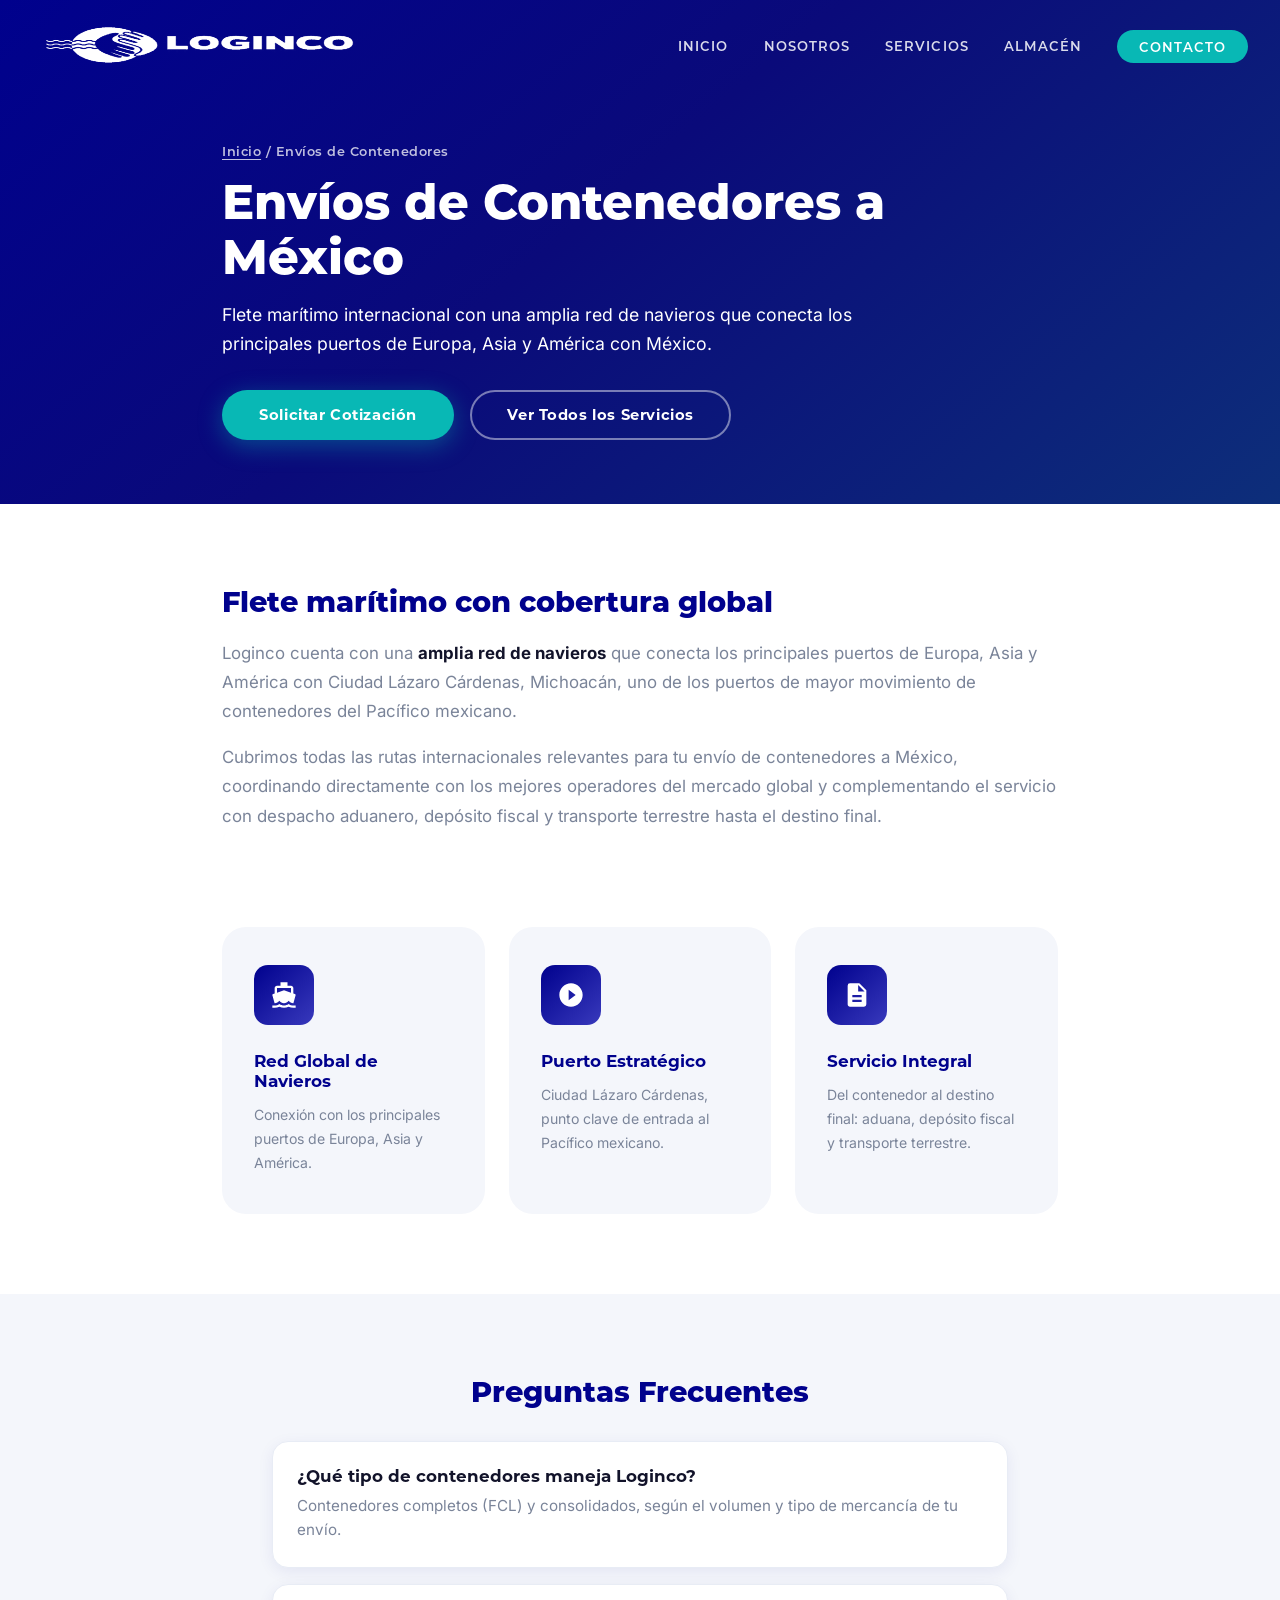
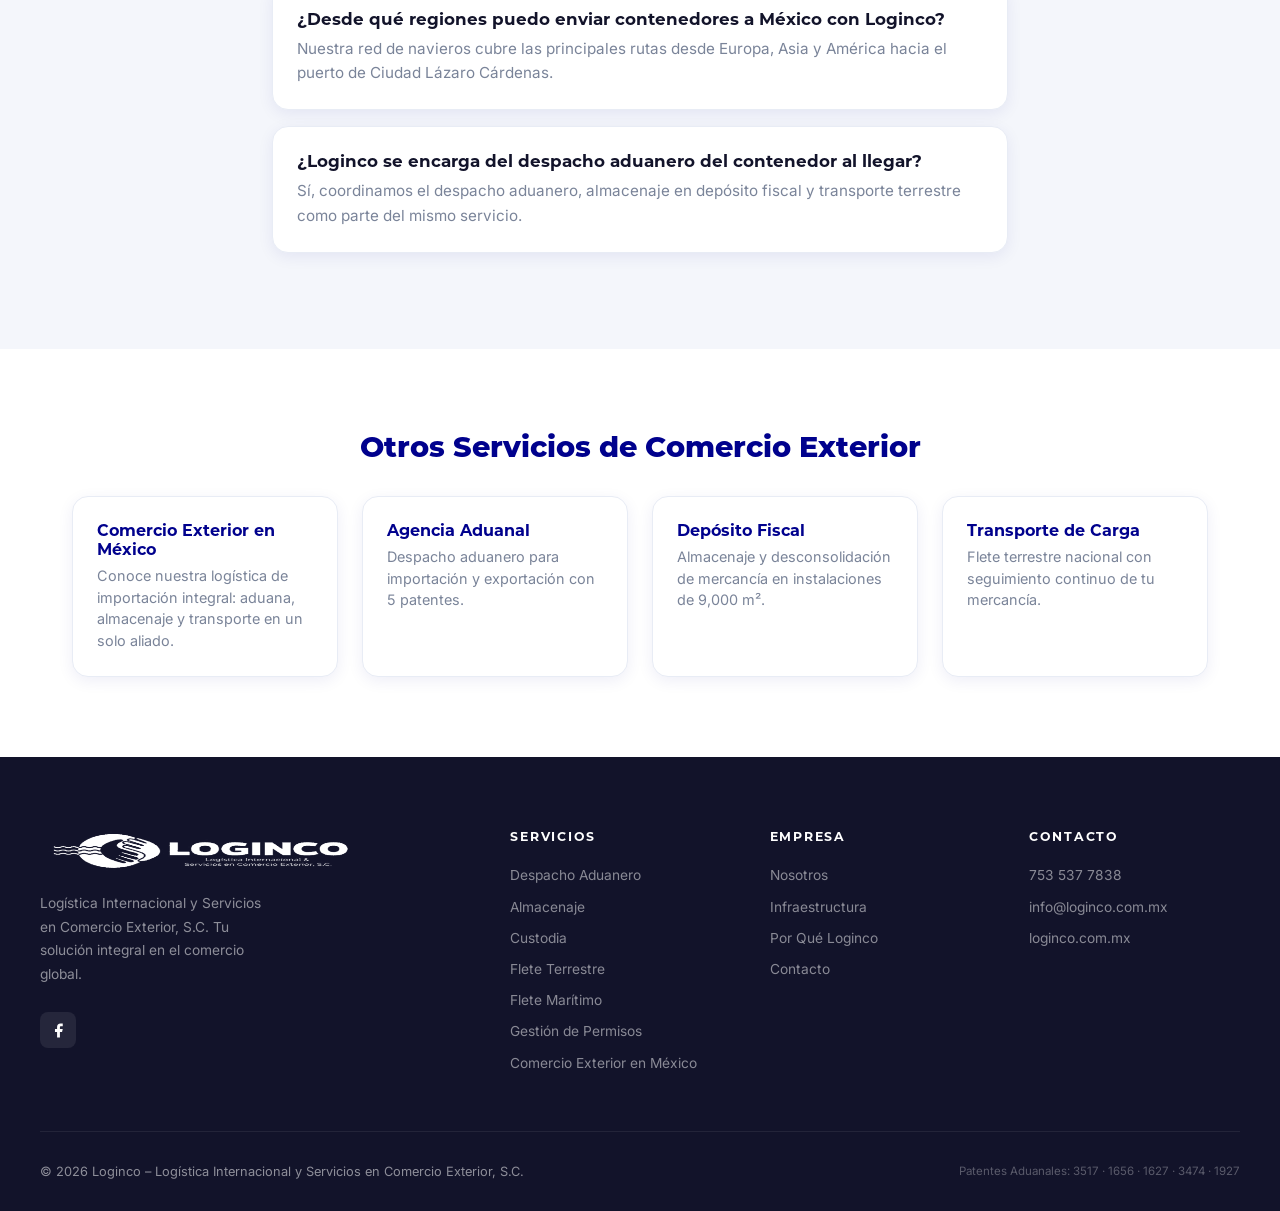
<file: envios-de-contenedores-mexico/index.html>
<!DOCTYPE html>
<html lang="es">
<head>
  <meta charset="UTF-8">
  <meta name="viewport" content="width=device-width, initial-scale=1.0">
  <meta name="description" content="Envíos de contenedores a México por flete marítimo, con red de navieros que conecta los principales puertos de Europa, Asia y América.">
  <meta name="keywords" content="envíos de contenedores a méxico, flete marítimo, comercio exterior">
  <title>Envíos de Contenedores a México | Flete Marítimo – Loginco</title>

  <link rel="canonical" href="https://loginco.com.mx/envios-de-contenedores-mexico/">

  <link rel="icon" href="/favicon.svg" type="image/svg+xml">
  <link rel="icon" href="/img/favicon-32x32.png" sizes="32x32" type="image/png">
  <link rel="icon" href="/img/favicon-16x16.png" sizes="16x16" type="image/png">
  <link rel="apple-touch-icon" href="/img/apple-touch-icon.png" sizes="180x180">
  <link rel="shortcut icon" href="/favicon.ico">

  <meta name="robots" content="index, follow, max-snippet:-1, max-image-preview:large, max-video-preview:-1">

  <script type="application/ld+json">
  {
    "@context": "https://schema.org",
    "@type": "Service",
    "serviceType": "Envíos de Contenedores / Flete Marítimo",
    "provider": {
      "@type": "LocalBusiness",
      "name": "Loginco – Logística Internacional y Servicios en Comercio Exterior, S.C.",
      "url": "https://loginco.com.mx"
    },
    "areaServed": { "@type": "Country", "name": "México" },
    "description": "Envíos de contenedores a México por flete marítimo internacional, con red de navieros que conecta Europa, Asia y América con Ciudad Lázaro Cárdenas."
  }
  </script>
  <script type="application/ld+json">
  {
    "@context": "https://schema.org",
    "@type": "BreadcrumbList",
    "itemListElement": [
      { "@type": "ListItem", "position": 1, "name": "Inicio", "item": "https://loginco.com.mx/" },
      { "@type": "ListItem", "position": 2, "name": "Envíos de Contenedores a México", "item": "https://loginco.com.mx/envios-de-contenedores-mexico/" }
    ]
  }
  </script>
  <script type="application/ld+json">
  {
    "@context": "https://schema.org",
    "@type": "FAQPage",
    "mainEntity": [
      {
        "@type": "Question",
        "name": "¿Qué tipo de contenedores maneja Loginco?",
        "acceptedAnswer": { "@type": "Answer", "text": "Contenedores completos (FCL) y consolidados, según el volumen y tipo de mercancía de tu envío." }
      },
      {
        "@type": "Question",
        "name": "¿Desde qué regiones puedo enviar contenedores a México con Loginco?",
        "acceptedAnswer": { "@type": "Answer", "text": "Nuestra red de navieros cubre las principales rutas desde Europa, Asia y América hacia el puerto de Ciudad Lázaro Cárdenas." }
      },
      {
        "@type": "Question",
        "name": "¿Loginco se encarga del despacho aduanero del contenedor al llegar?",
        "acceptedAnswer": { "@type": "Answer", "text": "Sí, coordinamos el despacho aduanero, almacenaje en depósito fiscal y transporte terrestre como parte del mismo servicio." }
      }
    ]
  }
  </script>


  <!-- Fuentes autoalojadas (woff2) – precarga de las críticas para el primer render -->
  <link rel="preload" as="font" type="font/woff2" href="/font/inter.woff2" crossorigin>
  <link rel="preload" as="font" type="font/woff2" href="/font/montserrat-700.woff2" crossorigin>

  <!--CSS:START--><style>@font-face{font-family:Montserrat;src:url(/font/montserrat-400.woff2)format("woff2");font-weight:400;font-style:normal;font-display:swap}@font-face{font-family:Montserrat;src:url(/font/montserrat-500.woff2)format("woff2");font-weight:500;font-style:normal;font-display:swap}@font-face{font-family:Montserrat;src:url(/font/montserrat-600.woff2)format("woff2");font-weight:600;font-style:normal;font-display:swap}@font-face{font-family:Montserrat;src:url(/font/montserrat-700.woff2)format("woff2");font-weight:700;font-style:normal;font-display:swap}@font-face{font-family:Montserrat;src:url(/font/montserrat-800.woff2)format("woff2");font-weight:800;font-style:normal;font-display:swap}@font-face{font-family:Montserrat;src:url(/font/montserrat-900.woff2)format("woff2");font-weight:900;font-style:normal;font-display:swap}@font-face{font-family:Inter;src:url(/font/inter.woff2)format("woff2");font-weight:100 900;font-style:normal;font-display:swap}:root{--navy:#00018d;--blue:#3839bc;--lavender:#7e71b7;--teal:#08b8b5;--teal-d:#069896;--white:#fff;--bg:#f4f6fb;--border:#e8ecf5;--muted:#7a8499;--dark:#12132a;--grad-hero:linear-gradient(140deg, #00018d 0%, #0a0a7a 45%, #0d2e7a 100%);--grad-mid:linear-gradient(135deg, #3839bc 0%, #00018d 100%);--shadow-s:0 4px 16px rgba(0,1,141,.07);--shadow-m:0 10px 40px rgba(0,1,141,.11);--r:16px;--rl:24px;--t:.3s ease;--font-display:"Montserrat", sans-serif;--font-heading:"Montserrat", sans-serif;--font-body:"Inter", sans-serif}*,:before,:after{box-sizing:border-box;margin:0;padding:0}html{scroll-behavior:smooth;font-size:16px}body{font-family:var(--font-body);color:var(--dark);background:var(--white);-webkit-font-smoothing:antialiased;overflow-x:hidden}img{max-width:100%;display:block}a{text-decoration:none}.wrap{width:100%;max-width:1200px;margin:0 auto;padding:0 2rem}section{padding:6rem 0}.lbl{font-family:var(--font-heading);letter-spacing:.22em;text-transform:uppercase;color:var(--teal);margin-bottom:1rem;font-size:.72rem;font-weight:700;display:inline-block}.lbl-w{color:rgba(8,184,181,.9)}.h2{font-family:var(--font-display);color:var(--navy);letter-spacing:-.01em;font-size:max(1.9rem,min(4vw,2.8rem));font-weight:400;line-height:1.18}.h2-w{color:var(--white)}.h2-c{text-align:center}.sub{color:var(--muted);margin-top:1rem;font-size:1.05rem;line-height:1.82}.sub-w{color:rgba(255,255,255,.72)}.sub-c{text-align:center;max-width:580px;margin-left:auto;margin-right:auto}.btn{font-family:var(--font-heading);letter-spacing:.04em;cursor:pointer;transition:all var(--t);border:2px solid transparent;border-radius:50px;align-items:center;gap:.5rem;padding:.9rem 2.2rem;font-size:.92rem;font-weight:700;display:inline-flex}.btn-teal{background:var(--teal);color:#fff;box-shadow:0 6px 24px rgba(8,184,181,.38)}.btn-teal:hover{background:var(--teal-d);transform:translateY(-2px);box-shadow:0 10px 32px rgba(8,184,181,.48)}.btn-ghost{color:#fff;background:0 0;border-color:rgba(255,255,255,.45)}.btn-ghost:hover{background:rgba(255,255,255,.1);border-color:#fff;transform:translateY(-2px)}.rv{opacity:0;transition:opacity .72s,transform .72s;transform:translateY(28px)}.rv.in{opacity:1;transform:translateY(0)}.d1{transition-delay:80ms}.d2{transition-delay:.16s}.d3{transition-delay:.24s}.d4{transition-delay:.32s}.d5{transition-delay:.4s}.d6{transition-delay:.48s}#nav{z-index:1000;transition:background var(--t), padding var(--t), box-shadow var(--t);justify-content:space-between;align-items:center;padding:1.4rem 2rem;display:flex;position:fixed;top:0;left:0;right:0}#nav.up{-webkit-backdrop-filter:blur(12px);backdrop-filter:blur(12px);background:rgba(0,1,141,.97);padding:.9rem 2rem;box-shadow:0 2px 30px rgba(0,0,0,.28)}.nav-logo img{filter:brightness(0)invert();height:46px;transition:height var(--t)}#nav.up .nav-logo img{height:40px}.nav-ul{align-items:center;gap:2.2rem;list-style:none;display:flex}.nav-ul a{font-family:var(--font-heading);letter-spacing:.08em;text-transform:uppercase;color:rgba(255,255,255,.85);transition:color var(--t);font-size:.82rem;font-weight:600;position:relative}.nav-ul a:after{content:"";background:var(--teal);width:0;height:2px;transition:width var(--t);position:absolute;bottom:-4px;left:0}.nav-ul a:hover,.nav-ul a.on{color:var(--teal)}.nav-ul a:hover:after,.nav-ul a.on:after{width:100%}.nav-cta{border-radius:30px;background:var(--teal)!important;color:#fff!important;padding:.55rem 1.35rem!important}.nav-cta:after{display:none!important}.nav-cta:hover{background:var(--teal-d)!important}.hbg{cursor:pointer;z-index:1001;flex-direction:column;gap:5px;padding:5px;display:none}.hbg span{width:24px;height:2px;transition:all var(--t);background:#fff;border-radius:2px;display:block}.hbg.x span:first-child{transform:translateY(7px)rotate(45deg)}.hbg.x span:nth-child(2){opacity:0}.hbg.x span:nth-child(3){transform:translateY(-7px)rotate(-45deg)}.mob-nav{background:var(--navy);z-index:999;flex-direction:column;justify-content:center;align-items:center;gap:2.5rem;display:none;position:fixed;top:0;bottom:0;left:0;right:0}.mob-nav.open{display:flex}.mob-nav a{font-family:var(--font-heading);color:rgba(255,255,255,.85);text-transform:uppercase;transition:color var(--t);font-size:1.4rem;font-weight:700}.mob-nav a:hover{color:var(--teal)}#inicio{background:var(--grad-hero);justify-content:center;align-items:center;min-height:100vh;display:flex;position:relative;overflow:hidden}.hero-grid{background-image:linear-gradient(rgba(255,255,255,.024) 1px,transparent 1px),linear-gradient(90deg,rgba(255,255,255,.024) 1px,transparent 1px);background-size:48px 48px;position:absolute;top:0;bottom:0;left:0;right:0}.glow{filter:blur(80px);pointer-events:none;border-radius:50%;animation:6s ease-in-out infinite alternate pulse;position:absolute}.g1{background:radial-gradient(circle,rgba(8,184,181,.14) 0%,transparent 70%);width:700px;height:700px;animation-delay:0s;top:-250px;right:-200px}.g2{background:radial-gradient(circle,rgba(126,113,183,.12) 0%,transparent 70%);width:500px;height:500px;animation-delay:2s;bottom:-150px;left:-100px}.g3{background:radial-gradient(circle,rgba(8,184,181,.08) 0%,transparent 70%);width:300px;height:300px;animation-delay:4s;top:38%;left:14%}@keyframes pulse{0%{opacity:.7;transform:scale(1)translate(0)}to{opacity:1;transform:scale(1.1)translate(15px,-10px)}}.ring{border:1px solid rgba(8,184,181,.1);border-radius:50%;position:absolute}.r1{width:500px;height:500px;top:50%;left:75%;transform:translate(-50%,-50%)}.r2{width:720px;height:720px;top:50%;left:75%;transform:translate(-50%,-50%)}.r3{width:940px;height:940px;top:50%;left:75%;transform:translate(-50%,-50%)}.hero-inner{z-index:2;text-align:center;max-width:840px;padding:9rem 2rem 7rem;position:relative}.hero-logo{filter:brightness(0)invert();width:auto;height:88px;margin:0 auto 2.5rem}.hero-badge{color:var(--teal);font-family:var(--font-heading);letter-spacing:.18em;text-transform:uppercase;background:rgba(8,184,181,.15);border:1px solid rgba(8,184,181,.35);border-radius:30px;align-items:center;gap:.5rem;margin-bottom:2rem;padding:.45rem 1.3rem;font-size:.75rem;font-weight:700;display:inline-flex}.hero-badge:before{content:"";background:var(--teal);width:6px;height:6px;box-shadow:0 0 8px var(--teal);border-radius:50%;animation:2s ease-in-out infinite blink}@keyframes blink{0%,to{opacity:1}50%{opacity:.25}}.hero-h1{font-family:var(--font-display);color:#fff;letter-spacing:-.02em;margin-bottom:1.5rem;font-size:max(2.4rem,min(5.8vw,4rem));font-weight:400;line-height:1.1}.hero-h1 span{color:var(--teal)}.hero-p{color:rgba(255,255,255,.7);max-width:540px;margin:0 auto 3rem;font-size:max(1rem,min(2vw,1.18rem));line-height:1.75}.hero-btns{flex-wrap:wrap;justify-content:center;gap:1rem;display:flex}.scroll-hint{color:rgba(255,255,255,.38);font-size:.68rem;font-family:var(--font-heading);letter-spacing:.15em;text-transform:uppercase;flex-direction:column;align-items:center;gap:.6rem;display:flex;position:absolute;bottom:2.5rem;left:50%;transform:translate(-50%)}.mouse{border:1.5px solid rgba(255,255,255,.22);border-radius:11px;width:22px;height:36px;position:relative}.mouse:after{content:"";background:rgba(255,255,255,.38);border-radius:2px;width:3px;height:7px;animation:1.6s ease-in-out infinite ms;position:absolute;top:6px;left:50%;transform:translate(-50%)}@keyframes ms{0%{opacity:1;top:6px}to{opacity:0;top:20px}}.wave{line-height:0;overflow:hidden}.wave svg{width:100%;display:block}#nosotros{background:var(--bg)}.about-g{grid-template-columns:1fr 1fr;align-items:center;gap:5rem;display:grid}.about-vis{position:relative}.about-card{background:var(--navy);border-radius:var(--rl);padding:3rem 2.5rem 3.5rem;position:relative;overflow:hidden}.about-card:before{content:"";background:rgba(8,184,181,.1);border-radius:50%;width:260px;height:260px;position:absolute;top:-80px;right:-80px}.about-card:after{content:"";background:rgba(126,113,183,.08);border-radius:50%;width:180px;height:180px;position:absolute;bottom:-40px;left:-40px}.about-iso{filter:brightness(0)invert();z-index:1;width:70px;margin-bottom:2rem;position:relative}.about-big{font-family:var(--font-heading);color:var(--teal);z-index:1;font-size:5.5rem;font-weight:900;line-height:1;position:relative}.about-lbl{font-family:var(--font-heading);color:rgba(255,255,255,.62);z-index:1;margin:.3rem 0 2rem;font-size:.95rem;font-weight:500;position:relative}.about-pts{color:rgba(255,255,255,.36);font-size:.72rem;font-family:var(--font-heading);letter-spacing:.06em;z-index:1;position:relative}.about-float{background:var(--teal);border-radius:var(--r);color:#fff;min-width:148px;padding:1.6rem 1.8rem;position:absolute;bottom:-1.5rem;right:-1.5rem;box-shadow:0 12px 36px rgba(8,184,181,.42)}.af-n{font-family:var(--font-heading);font-size:2rem;font-weight:900;line-height:1}.af-l{opacity:.88;margin-top:.3rem;font-size:.78rem;line-height:1.35}.pillars{grid-template-columns:1fr 1fr;gap:1rem;margin-top:2.2rem;display:grid}.pill{background:var(--white);border-left:3px solid var(--teal);box-shadow:var(--shadow-s);border-radius:12px;padding:1.2rem 1.3rem}.pill-t{font-family:var(--font-heading);color:var(--navy);margin-bottom:.3rem;font-size:.88rem;font-weight:700}.pill-d{color:var(--muted);font-size:.8rem;line-height:1.5}#servicios{background:var(--white)}.srv-intro{text-align:center;margin-bottom:4rem}.srv-grid{grid-template-columns:repeat(3,1fr);gap:1.5rem;display:grid}.srv-card{background:var(--bg);border-radius:var(--rl);transition:transform var(--t), box-shadow var(--t), background var(--t);cursor:default;padding:2.4rem 2rem;position:relative;overflow:hidden}.srv-card:after{content:"";background:var(--teal);transform-origin:0;height:3px;transition:transform var(--t);position:absolute;top:0;left:0;right:0;transform:scaleX(0)}.srv-card:hover{box-shadow:var(--shadow-m);background:var(--white);transform:translateY(-6px)}.srv-card:hover:after{transform:scaleX(1)}.srv-ico{background:linear-gradient(135deg,var(--navy) 0%,var(--blue) 100%);width:60px;height:60px;transition:background var(--t);border-radius:14px;justify-content:center;align-items:center;margin-bottom:1.6rem;display:flex}.srv-card:hover .srv-ico{background:linear-gradient(135deg,var(--teal) 0%,var(--teal-d) 100%)}.srv-ico svg{fill:#fff;width:28px;height:28px}.srv-t{font-family:var(--font-heading);color:var(--navy);margin-bottom:.75rem;font-size:1.06rem;font-weight:700}.srv-d{color:var(--muted);font-size:.88rem;line-height:1.72}#stats{background:var(--grad-mid);padding:5rem 0}.stats-g{grid-template-columns:repeat(4,1fr);display:grid}.stat{text-align:center;padding:2.5rem 1.5rem;position:relative}.stat:not(:last-child):after{content:"";background:rgba(255,255,255,.15);width:1px;position:absolute;top:25%;bottom:25%;right:0}.stat-n{font-family:var(--font-heading);color:var(--teal);font-size:max(2.8rem,min(5vw,4rem));font-weight:900;line-height:1;display:block}.stat-sup{vertical-align:super;font-size:.5em}.stat-l{font-family:var(--font-heading);letter-spacing:.1em;text-transform:uppercase;color:rgba(255,255,255,.72);margin-top:.6rem;font-size:.78rem;font-weight:600}#almacen{background:var(--grad-mid);padding-bottom:6rem}.alm-g{grid-template-columns:1fr 1fr;align-items:center;gap:5rem;padding-top:2rem;display:grid}.alm-text{color:#fff}.alm-list{grid-template-columns:1fr 1fr;gap:1rem;margin-top:2rem;display:grid}.alm-i{border:1px solid rgba(255,255,255,.12);border-left:3px solid var(--teal);background:rgba(255,255,255,.07);border-radius:12px;padding:1.2rem 1.3rem}.alm-it{font-family:var(--font-heading);color:#fff;margin-bottom:.3rem;font-size:.85rem;font-weight:700}.alm-id{color:rgba(255,255,255,.6);font-size:.8rem;line-height:1.5}.alm-cards{grid-template-columns:1fr 1fr;gap:1.2rem;display:grid}.alm-card{border-radius:var(--r);text-align:center;transition:background var(--t), transform var(--t);background:rgba(255,255,255,.07);border:1px solid rgba(255,255,255,.12);padding:2rem 1.6rem}.alm-card:hover{background:rgba(255,255,255,.12);transform:translateY(-4px)}.alm-card.feat{text-align:left;background:rgba(8,184,181,.2);border-color:rgba(8,184,181,.4);grid-column:1/-1;align-items:center;gap:2.5rem;padding:2rem 2.5rem;display:flex}.alm-big{font-family:var(--font-heading);color:var(--teal);white-space:nowrap;font-size:3.2rem;font-weight:900;line-height:1}.alm-card:not(.feat) .alm-big{font-size:2.5rem}.alm-unit{font-family:var(--font-heading);color:rgba(255,255,255,.55);margin-top:.2rem;font-size:.82rem;font-weight:600}.alm-lbl{font-family:var(--font-heading);color:rgba(255,255,255,.88);font-size:.9rem;font-weight:600;line-height:1.35}.alm-card:not(.feat) .alm-lbl{margin-top:.4rem}#porque{background:var(--white)}.why-hd{text-align:center;margin-bottom:4rem}.why-g{grid-template-columns:repeat(4,1fr);gap:1.5rem;display:grid}.why-card{text-align:center;border-radius:var(--rl);transition:all var(--t);padding:2.6rem 1.6rem}.why-card:hover{background:var(--bg);transform:translateY(-5px)}.why-ico{width:78px;height:78px;transition:background var(--t);background:linear-gradient(135deg,rgba(0,1,141,.07) 0%,rgba(8,184,181,.1) 100%);border-radius:50%;justify-content:center;align-items:center;margin:0 auto 1.6rem;display:flex}.why-card:hover .why-ico{background:linear-gradient(135deg,var(--navy) 0%,var(--blue) 100%)}.why-ico svg{width:34px;height:34px;fill:var(--navy);transition:fill var(--t)}.why-card:hover .why-ico svg{fill:#fff}.why-t{font-family:var(--font-heading);color:var(--navy);margin-bottom:.65rem;font-size:.98rem;font-weight:700}.why-d{color:var(--muted);font-size:.86rem;line-height:1.65}.perm-band{background:linear-gradient(135deg,var(--teal) 0%,var(--teal-d) 100%);padding:3.5rem 2rem}.perm-inner{flex-wrap:wrap;justify-content:space-between;align-items:center;gap:2rem;max-width:1200px;margin:0 auto;display:flex}.perm-txt h3{font-family:var(--font-display);color:#fff;letter-spacing:-.01em;margin-bottom:.4rem;font-size:1.65rem;font-weight:400}.perm-txt p{color:rgba(255,255,255,.82);font-size:.96rem}.perm-tags{flex-wrap:wrap;gap:.8rem;display:flex}.ptag{color:#fff;font-family:var(--font-heading);letter-spacing:.05em;background:rgba(255,255,255,.2);border:1px solid rgba(255,255,255,.38);border-radius:8px;padding:.5rem 1.1rem;font-size:.82rem;font-weight:700}#contacto{background:var(--bg)}.cnt-g{grid-template-columns:1fr 1.5fr;align-items:start;gap:5rem;display:grid}.cit{align-items:flex-start;gap:1.1rem;display:flex}.cit-items{flex-direction:column;gap:1.4rem;margin-top:2.2rem;display:flex}.cit-ico{background:var(--navy);border-radius:10px;flex-shrink:0;justify-content:center;align-items:center;width:44px;height:44px;display:flex}.cit-ico svg{fill:#fff;width:20px;height:20px}.cit-l{font-family:var(--font-heading);letter-spacing:.1em;text-transform:uppercase;color:var(--teal);margin-bottom:.25rem;font-size:.72rem;font-weight:700}.cit-v{color:var(--dark);font-size:.94rem;line-height:1.5}.frm-wrap{background:var(--white);border-radius:var(--rl);box-shadow:var(--shadow-m);padding:3rem 2.5rem}.frm-title{font-family:var(--font-heading);color:var(--navy);margin-bottom:1.8rem;font-size:1.35rem;font-weight:800}.frm-row{grid-template-columns:1fr 1fr;gap:1rem;display:grid}.fg{margin-bottom:1.2rem}.fg label{font-family:var(--font-heading);letter-spacing:.08em;text-transform:uppercase;color:var(--navy);margin-bottom:.5rem;font-size:.72rem;font-weight:700;display:block}.fg input,.fg select,.fg textarea{border:2px solid var(--border);width:100%;font-family:var(--font-body);color:var(--dark);transition:border-color var(--t), box-shadow var(--t);-ms-appearance:none;appearance:none;background:#fff;border-radius:10px;outline:none;padding:.9rem 1.15rem;font-size:.94rem}.fg input:focus,.fg select:focus,.fg textarea:focus{border-color:var(--teal);box-shadow:0 0 0 3px rgba(8,184,181,.12)}.fg textarea{resize:vertical;min-height:116px}.fg select{background-image:url("data:image/svg+xml,%3Csvg xmlns='http://www.w3.org/2000/svg' width='12' height='8' viewBox='0 0 12 8'%3E%3Cpath fill='%237a8499' d='M1 1l5 5 5-5'/%3E%3C/svg%3E");background-position:right 1rem center;background-repeat:no-repeat;padding-right:2.5rem}.btn-send{background:var(--navy);color:#fff;width:100%;font-family:var(--font-heading);letter-spacing:.05em;cursor:pointer;transition:all var(--t);border:none;border-radius:10px;margin-top:.4rem;padding:1.05rem 2rem;font-size:.95rem;font-weight:700}.btn-send:hover{background:var(--teal);transform:translateY(-2px);box-shadow:0 8px 28px rgba(8,184,181,.38)}.btn-send.ok{background:var(--teal)}footer{background:var(--dark);color:rgba(255,255,255,.52);padding:4.5rem 2rem 2rem}.ft-g{border-bottom:1px solid rgba(255,255,255,.07);grid-template-columns:2fr 1fr 1fr 1fr;gap:3rem;max-width:1200px;margin:0 auto;padding-bottom:3rem;display:grid}.ft-logo{filter:brightness(0)invert();height:44px;margin-bottom:1.2rem}.ft-brand p{max-width:240px;font-size:.86rem;line-height:1.72}.ft-social{gap:.7rem;margin-top:1.6rem;display:flex}.soc{width:36px;height:36px;transition:all var(--t);background:rgba(255,255,255,.08);border-radius:8px;justify-content:center;align-items:center;display:flex}.soc:hover{background:var(--teal);transform:translateY(-2px)}.soc svg{fill:#fff;width:17px;height:17px}.ft-col h5{font-family:var(--font-heading);letter-spacing:.14em;text-transform:uppercase;color:#fff;margin-bottom:1.3rem;font-size:.78rem;font-weight:700}.ft-col ul{list-style:none}.ft-col li{margin-bottom:.7rem}.ft-col a{color:rgba(255,255,255,.5);transition:color var(--t);font-size:.86rem}.ft-col a:hover{color:var(--teal)}.ft-bot{flex-wrap:wrap;justify-content:space-between;align-items:center;gap:1rem;max-width:1200px;margin:0 auto;padding-top:2rem;display:flex}.ft-bot p{font-size:.8rem}.ft-pts{color:rgba(255,255,255,.3);font-size:.72rem}@media (max-width:1024px){.srv-grid,.stats-g,.why-g{grid-template-columns:repeat(2,1fr)}.ft-g{grid-template-columns:1fr 1fr;gap:2rem}}@media (max-width:900px){.about-g,.alm-g,.cnt-g{grid-template-columns:1fr;gap:3rem}.about-float{display:none}}@media (max-width:768px){.nav-ul{display:none!important}.hbg{display:flex}section{padding:4rem 0}.srv-grid{grid-template-columns:1fr}.stats-g{grid-template-columns:repeat(2,1fr)}.stat:not(:last-child):after{display:none}.why-g,.frm-row,.ft-g{grid-template-columns:1fr}.ft-bot,.perm-inner{text-align:center;flex-direction:column}.alm-list{grid-template-columns:1fr}.r1,.r2,.r3{display:none}}@media (max-width:500px){.stats-g,.pillars,.alm-cards{grid-template-columns:1fr}.alm-card.feat{text-align:center;flex-direction:column;gap:.8rem}}.page-hero{background:var(--grad-hero);color:var(--white);padding:9rem 0 4rem}.page-hero .wrap{max-width:900px}.breadcrumb{font-family:var(--font-heading);letter-spacing:.04em;opacity:.75;margin-bottom:1rem;font-size:.8rem;font-weight:600}.breadcrumb a{color:var(--white);text-underline-offset:3px;text-decoration:underline}.page-hero h1{font-family:var(--font-display);margin-bottom:1rem;font-size:max(2rem,min(4.5vw,3rem));font-weight:800;line-height:1.15}.page-hero p{opacity:.9;max-width:640px;font-size:1.1rem;line-height:1.6}.page-hero .btn-row{flex-wrap:wrap;gap:1rem;margin-top:2rem;display:flex}.svc-block{padding:5rem 0}.svc-block .wrap{max-width:900px}.svc-block h2{font-family:var(--font-display);color:var(--navy);margin-bottom:1.2rem;font-size:1.8rem;font-weight:800}.svc-block p{color:var(--muted);margin-bottom:1rem;font-size:1.05rem;line-height:1.75}.svc-block p strong{color:var(--dark)}.faq{background:var(--bg);padding:5rem 0}.faq .wrap{max-width:800px}.faq h2{font-family:var(--font-display);color:var(--navy);text-align:center;margin-bottom:2rem;font-size:1.8rem;font-weight:800}.faq-item{background:var(--white);border:1px solid var(--border);border-radius:var(--r);box-shadow:var(--shadow-s);margin-bottom:1rem;padding:1.5rem}.faq-item h3{font-family:var(--font-heading);color:var(--dark);margin-bottom:.5rem;font-size:1.05rem;font-weight:700}.faq-item p{color:var(--muted);font-size:.95rem;line-height:1.6}.cross-links{padding:5rem 0}.cross-links h2{font-family:var(--font-display);color:var(--navy);text-align:center;margin-bottom:2rem;font-size:1.8rem;font-weight:800}.cross-grid{grid-template-columns:repeat(auto-fit,minmax(220px,1fr));gap:1.5rem;display:grid}.cross-card{background:var(--white);border:1px solid var(--border);border-radius:var(--r);box-shadow:var(--shadow-s);transition:transform var(--t), box-shadow var(--t);padding:1.5rem;display:block}.cross-card:hover{box-shadow:var(--shadow-m);transform:translateY(-4px)}.cross-card h3{font-family:var(--font-heading);color:var(--navy);margin-bottom:.4rem;font-size:1rem;font-weight:700}.cross-card p{color:var(--muted);font-size:.9rem;line-height:1.5}a.srv-card{cursor:pointer;display:block}@media (prefers-reduced-motion:reduce){*,:before,:after{scroll-behavior:auto!important;transition-duration:.001ms!important;animation-duration:.001ms!important;animation-iteration-count:1!important}}</style><!--CSS:END-->
</head>
<body>

<nav id="nav">
  <a href="/" class="nav-logo">
    <img src="/img/logo-nav.png" alt="Loginco – Agencia Aduanal" width="334" height="96" decoding="async">
  </a>
  <ul class="nav-ul" id="navUl">
    <li><a href="/">Inicio</a></li>
    <li><a href="/#nosotros">Nosotros</a></li>
    <li><a href="/#servicios">Servicios</a></li>
    <li><a href="/#almacen">Almacén</a></li>
    <li><a href="/#contacto" class="nav-cta">Contacto</a></li>
  </ul>
  <button class="hbg" id="hbg" aria-label="Menú" aria-expanded="false">
    <span></span><span></span><span></span>
  </button>
</nav>

<nav class="mob-nav" id="mobNav">
  <a href="/">Inicio</a>
  <a href="/#nosotros">Nosotros</a>
  <a href="/#servicios">Servicios</a>
  <a href="/#almacen">Almacén</a>
  <a href="/#contacto">Contacto</a>
</nav>

<section class="page-hero">
  <div class="wrap">
    <div class="breadcrumb"><a href="/">Inicio</a> / Envíos de Contenedores</div>
    <h1 class="rv">Envíos de Contenedores a México</h1>
    <p class="rv d1">Flete marítimo internacional con una amplia red de navieros que conecta los principales puertos de Europa, Asia y América con México.</p>
    <div class="btn-row rv d2">
      <a href="/#contacto" class="btn btn-teal">Solicitar Cotización</a>
      <a href="/#servicios" class="btn btn-ghost">Ver Todos los Servicios</a>
    </div>
  </div>
</section>

<section class="svc-block">
  <div class="wrap">
    <h2 class="rv">Flete marítimo con cobertura global</h2>
    <p class="rv d1">Loginco cuenta con una <strong>amplia red de navieros</strong> que conecta los principales puertos de Europa, Asia y América con Ciudad Lázaro Cárdenas, Michoacán, uno de los puertos de mayor movimiento de contenedores del Pacífico mexicano.</p>
    <p class="rv d2">Cubrimos todas las rutas internacionales relevantes para tu envío de contenedores a México, coordinando directamente con los mejores operadores del mercado global y complementando el servicio con despacho aduanero, depósito fiscal y transporte terrestre hasta el destino final.</p>
  </div>
</section>

<section class="svc-block" style="padding-top:0;">
  <div class="wrap">
    <div class="srv-grid">
      <div class="srv-card rv d1">
        <div class="srv-ico"><svg viewBox="0 0 24 24"><path d="M20 21c-1.39 0-2.78-.47-4-1.32-2.44 1.71-5.56 1.71-8 0C6.78 20.53 5.39 21 4 21H2v2h2c1.38 0 2.74-.35 4-.99 2.52 1.29 5.48 1.29 8 0 1.26.64 2.62.99 4 .99h2v-2h-2zM3.95 19H4c1.6 0 3.02-.88 4-2 .98 1.12 2.4 2 4 2s3.02-.88 4-2c.98 1.12 2.4 2 4 2h.05l1.89-6.68c.08-.26.06-.54-.06-.78s-.34-.42-.6-.5L20 10.62V6c0-1.1-.9-2-2-2h-3V1H9v3H6c-1.1 0-2 .9-2 2v4.62l-1.29.42c-.26.08-.48.26-.6.5s-.15.52-.06.78L3.95 19zM6 6h12v3.97L12 8 6 9.97V6z"/></svg></div>
        <h3 class="srv-t">Red Global de Navieros</h3>
        <div class="srv-d">Conexión con los principales puertos de Europa, Asia y América.</div>
      </div>
      <div class="srv-card rv d2">
        <div class="srv-ico"><svg viewBox="0 0 24 24"><path d="M12 2C6.48 2 2 6.48 2 12s4.48 10 10 10 10-4.48 10-10S17.52 2 12 2zm-2 14.5v-9l6 4.5-6 4.5z"/></svg></div>
        <h3 class="srv-t">Puerto Estratégico</h3>
        <div class="srv-d">Ciudad Lázaro Cárdenas, punto clave de entrada al Pacífico mexicano.</div>
      </div>
      <div class="srv-card rv d3">
        <div class="srv-ico"><svg viewBox="0 0 24 24"><path d="M14 2H6a2 2 0 0 0-2 2v16c0 1.1.89 2 2 2h12a2 2 0 0 0 2-2V8l-6-6zM13 3.5 18.5 9H13V3.5zM8 16h8v2H8v-2zm0-4h8v2H8v-2z"/></svg></div>
        <h3 class="srv-t">Servicio Integral</h3>
        <div class="srv-d">Del contenedor al destino final: aduana, depósito fiscal y transporte terrestre.</div>
      </div>
    </div>
  </div>
</section>

<section class="faq">
  <div class="wrap">
    <h2>Preguntas Frecuentes</h2>
    <div class="faq-item"><h3>¿Qué tipo de contenedores maneja Loginco?</h3><p>Contenedores completos (FCL) y consolidados, según el volumen y tipo de mercancía de tu envío.</p></div>
    <div class="faq-item"><h3>¿Desde qué regiones puedo enviar contenedores a México con Loginco?</h3><p>Nuestra red de navieros cubre las principales rutas desde Europa, Asia y América hacia el puerto de Ciudad Lázaro Cárdenas.</p></div>
    <div class="faq-item"><h3>¿Loginco se encarga del despacho aduanero del contenedor al llegar?</h3><p>Sí, coordinamos el despacho aduanero, almacenaje en depósito fiscal y transporte terrestre como parte del mismo servicio.</p></div>
  </div>
</section>

<section class="cross-links">
  <div class="wrap">
    <h2>Otros Servicios de Comercio Exterior</h2>
    <div class="cross-grid">
      <a class="cross-card" href="/comercio-exterior-mexico/"><h3>Comercio Exterior en México</h3><p>Conoce nuestra logística de importación integral: aduana, almacenaje y transporte en un solo aliado.</p></a>
      <a class="cross-card" href="/agencia-aduanal-mexico/"><h3>Agencia Aduanal</h3><p>Despacho aduanero para importación y exportación con 5 patentes.</p></a>
      <a class="cross-card" href="/deposito-fiscal-mexico/"><h3>Depósito Fiscal</h3><p>Almacenaje y desconsolidación de mercancía en instalaciones de 9,000 m².</p></a>
      <a class="cross-card" href="/transporte-de-carga-mexico/"><h3>Transporte de Carga</h3><p>Flete terrestre nacional con seguimiento continuo de tu mercancía.</p></a>
    </div>
  </div>
</section>

<footer>
  <div class="ft-g">
    <div class="ft-brand">
      <img src="/img/logo-footer.png" alt="Loginco – Logística Internacional y Comercio Exterior" class="ft-logo" width="320" height="92" loading="lazy" decoding="async">
      <p>Logística Internacional y Servicios en Comercio Exterior, S.C. Tu solución integral en el comercio global.</p>
      <div class="ft-social">
        <a href="https://facebook.com" target="_blank" rel="noopener" class="soc" aria-label="Facebook">
          <svg viewBox="0 0 24 24"><path d="M18 2h-3a5 5 0 0 0-5 5v3H7v4h3v8h4v-8h3l1-4h-4V7a1 1 0 0 1 1-1h3z"/></svg>
        </a>
      </div>
    </div>
    <div class="ft-col">
      <h5>Servicios</h5>
      <ul>
        <li><a href="/agencia-aduanal-mexico/">Despacho Aduanero</a></li>
        <li><a href="/deposito-fiscal-mexico/">Almacenaje</a></li>
        <li><a href="/#servicios">Custodia</a></li>
        <li><a href="/transporte-de-carga-mexico/">Flete Terrestre</a></li>
        <li><a href="/envios-de-contenedores-mexico/">Flete Marítimo</a></li>
        <li><a href="/#servicios">Gestión de Permisos</a></li>
        <li><a href="/comercio-exterior-mexico/">Comercio Exterior en México</a></li>
      </ul>
    </div>
    <div class="ft-col">
      <h5>Empresa</h5>
      <ul>
        <li><a href="/#nosotros">Nosotros</a></li>
        <li><a href="/#almacen">Infraestructura</a></li>
        <li><a href="/#porque">Por Qué Loginco</a></li>
        <li><a href="/#contacto">Contacto</a></li>
      </ul>
    </div>
    <div class="ft-col">
      <h5>Contacto</h5>
      <ul>
        <li><a href="tel:+527535377838">753 537 7838</a></li>
        <li><a href="mailto:info@loginco.com.mx">info@loginco.com.mx</a></li>
        <li><a href="https://loginco.com.mx" target="_blank" rel="noopener">loginco.com.mx</a></li>
      </ul>
    </div>
  </div>
  <div class="ft-bot">
    <p>&copy; 2026 Loginco – Logística Internacional y Servicios en Comercio Exterior, S.C.</p>
    <div class="ft-pts">Patentes Aduanales: 3517 · 1656 · 1627 · 3474 · 1927</div>
  </div>
</footer>

<script src="/main.js"></script>
</body>
</html>
</file>
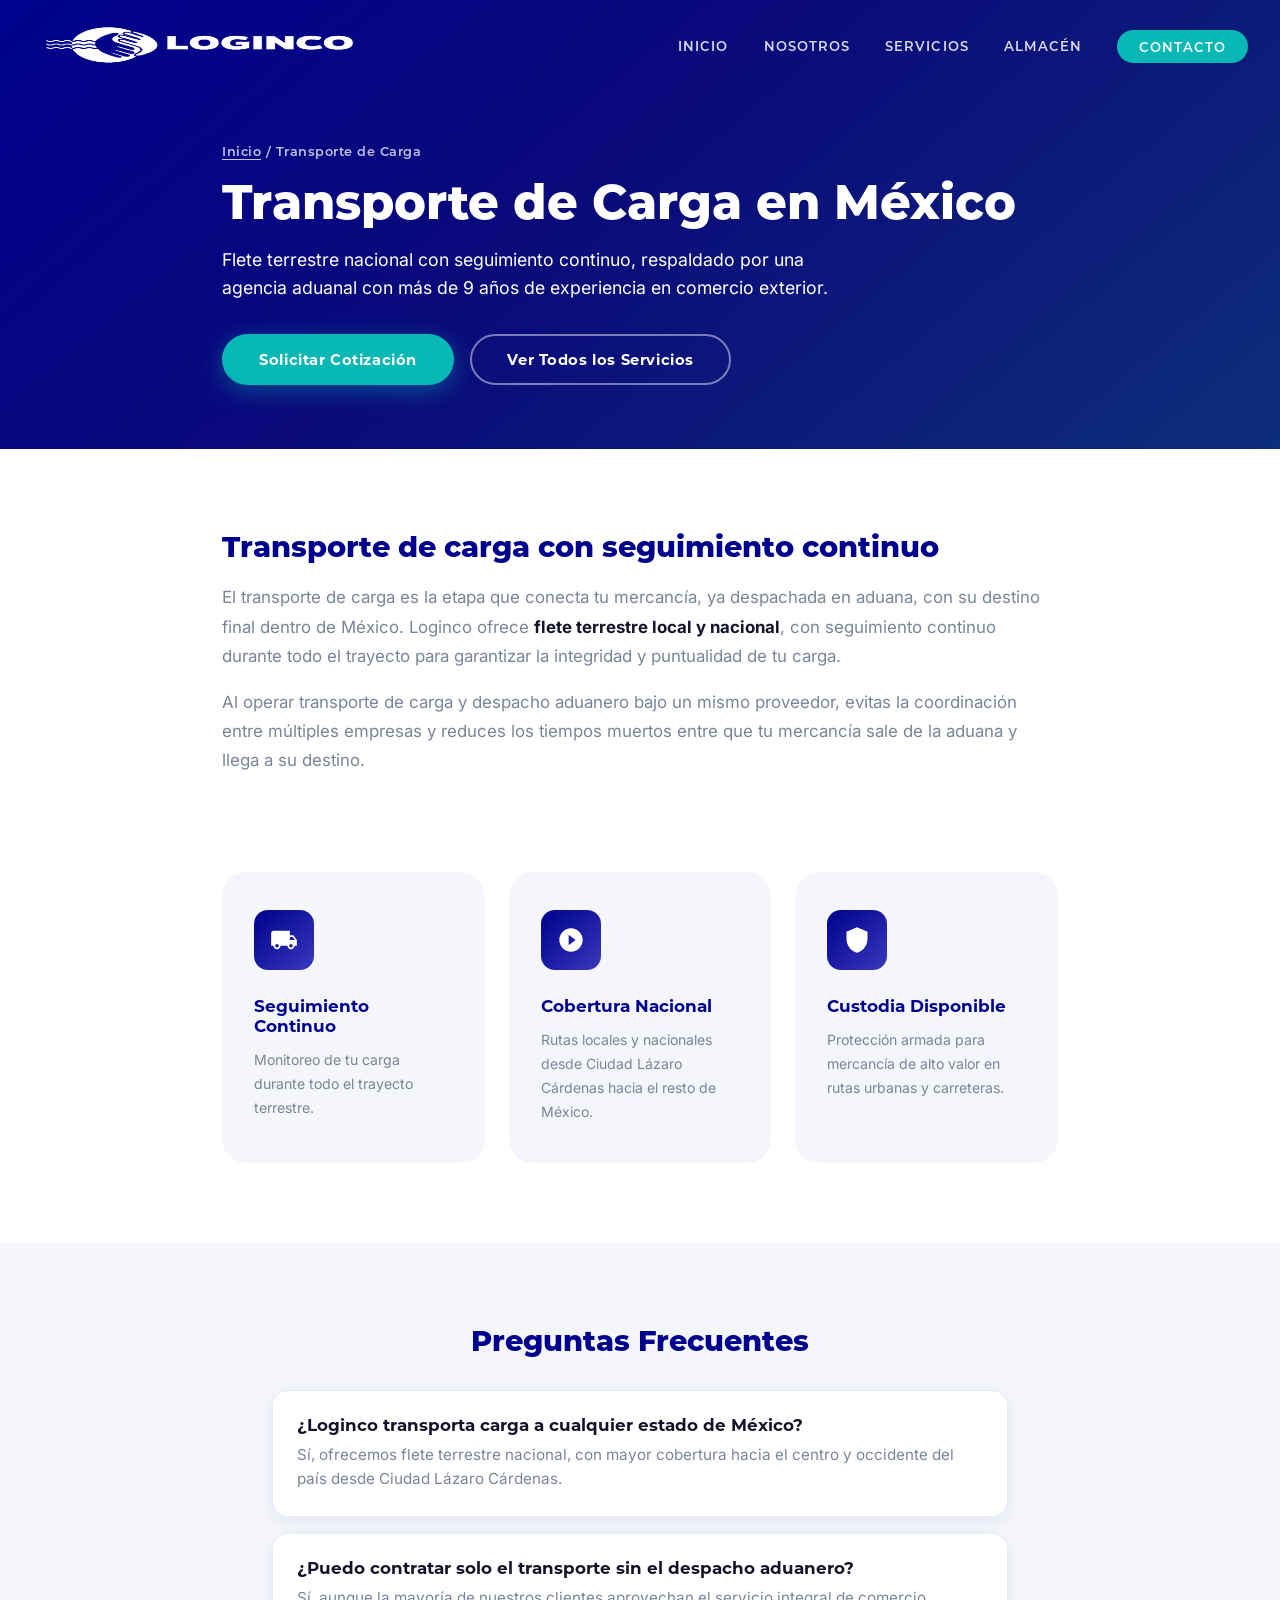
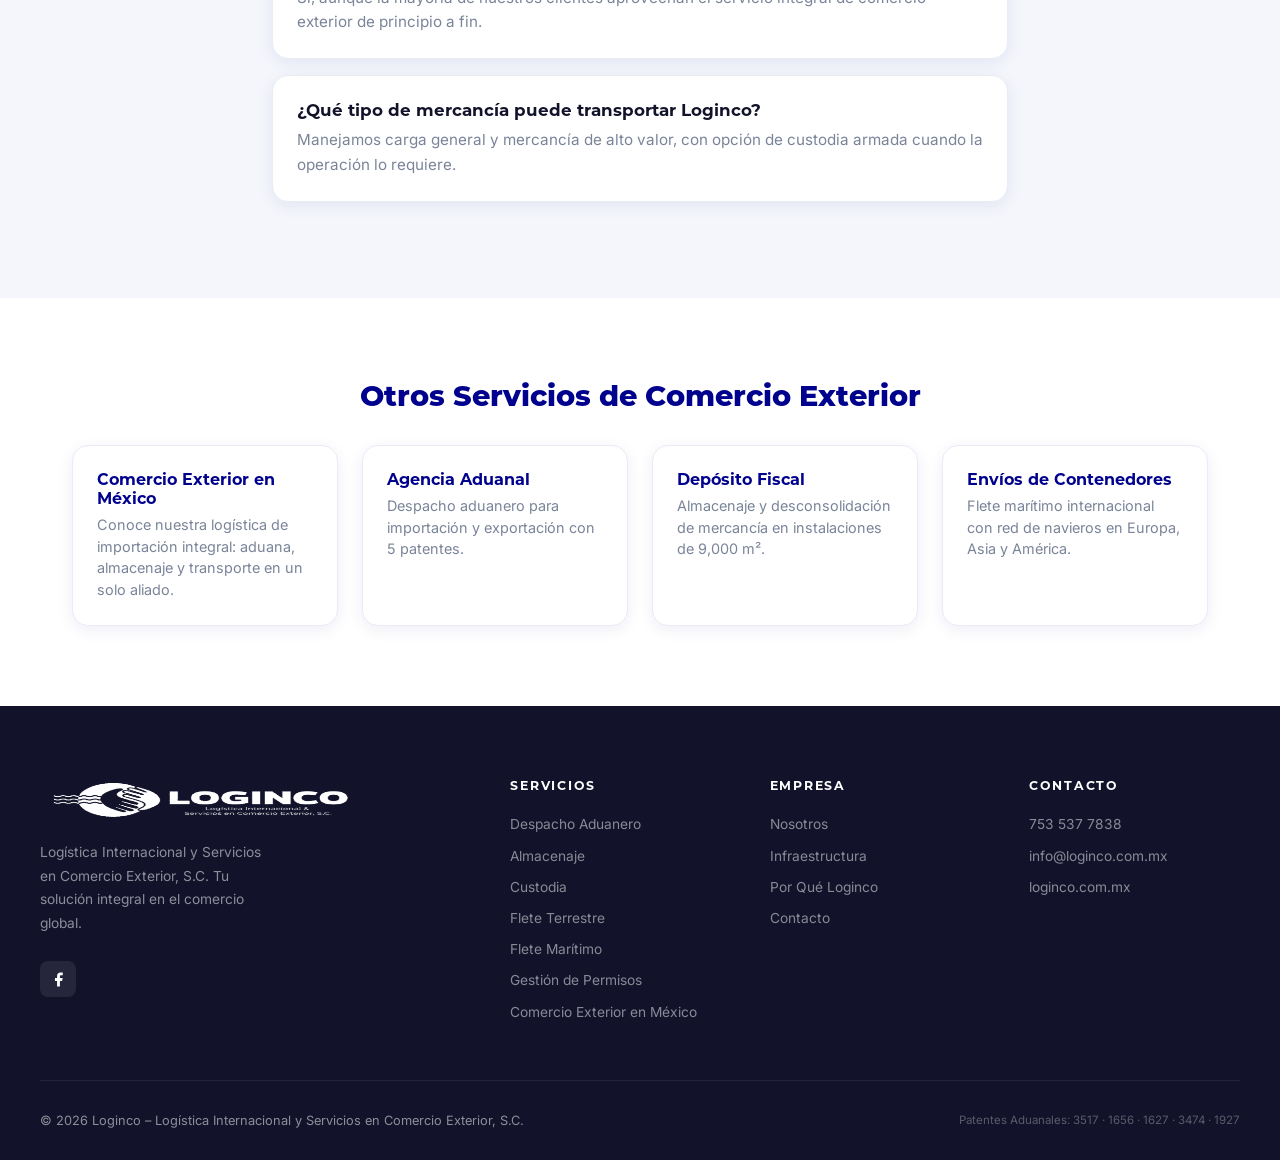
<file: transporte-de-carga-mexico/index.html>
<!DOCTYPE html>
<html lang="es">
<head>
  <meta charset="UTF-8">
  <meta name="viewport" content="width=device-width, initial-scale=1.0">
  <meta name="description" content="Transporte de carga terrestre en México con seguimiento continuo de tu mercancía. Servicio nacional respaldado por una agencia aduanal con 9+ años.">
  <meta name="keywords" content="transporte de carga méxico, flete terrestre, comercio exterior">
  <title>Transporte de Carga en México | Flete Terrestre – Loginco</title>

  <link rel="canonical" href="https://loginco.com.mx/transporte-de-carga-mexico/">

  <link rel="icon" href="/favicon.svg" type="image/svg+xml">
  <link rel="icon" href="/img/favicon-32x32.png" sizes="32x32" type="image/png">
  <link rel="icon" href="/img/favicon-16x16.png" sizes="16x16" type="image/png">
  <link rel="apple-touch-icon" href="/img/apple-touch-icon.png" sizes="180x180">
  <link rel="shortcut icon" href="/favicon.ico">

  <meta name="robots" content="index, follow, max-snippet:-1, max-image-preview:large, max-video-preview:-1">

  <script type="application/ld+json">
  {
    "@context": "https://schema.org",
    "@type": "Service",
    "serviceType": "Transporte de Carga / Flete Terrestre",
    "provider": {
      "@type": "LocalBusiness",
      "name": "Loginco – Logística Internacional y Servicios en Comercio Exterior, S.C.",
      "url": "https://loginco.com.mx"
    },
    "areaServed": { "@type": "Country", "name": "México" },
    "description": "Transporte de carga terrestre local y nacional en México, con seguimiento continuo desde Ciudad Lázaro Cárdenas, Michoacán."
  }
  </script>
  <script type="application/ld+json">
  {
    "@context": "https://schema.org",
    "@type": "BreadcrumbList",
    "itemListElement": [
      { "@type": "ListItem", "position": 1, "name": "Inicio", "item": "https://loginco.com.mx/" },
      { "@type": "ListItem", "position": 2, "name": "Transporte de Carga en México", "item": "https://loginco.com.mx/transporte-de-carga-mexico/" }
    ]
  }
  </script>
  <script type="application/ld+json">
  {
    "@context": "https://schema.org",
    "@type": "FAQPage",
    "mainEntity": [
      {
        "@type": "Question",
        "name": "¿Loginco transporta carga a cualquier estado de México?",
        "acceptedAnswer": { "@type": "Answer", "text": "Sí, ofrecemos flete terrestre nacional, con mayor cobertura hacia el centro y occidente del país desde Ciudad Lázaro Cárdenas." }
      },
      {
        "@type": "Question",
        "name": "¿Puedo contratar solo el transporte sin el despacho aduanero?",
        "acceptedAnswer": { "@type": "Answer", "text": "Sí, aunque la mayoría de nuestros clientes aprovechan el servicio integral de comercio exterior de principio a fin." }
      },
      {
        "@type": "Question",
        "name": "¿Qué tipo de mercancía puede transportar Loginco?",
        "acceptedAnswer": { "@type": "Answer", "text": "Manejamos carga general y mercancía de alto valor, con opción de custodia armada cuando la operación lo requiere." }
      }
    ]
  }
  </script>


  <!-- Fuentes autoalojadas (woff2) – precarga de las críticas para el primer render -->
  <link rel="preload" as="font" type="font/woff2" href="/font/inter.woff2" crossorigin>
  <link rel="preload" as="font" type="font/woff2" href="/font/montserrat-700.woff2" crossorigin>

  <!--CSS:START--><style>@font-face{font-family:Montserrat;src:url(/font/montserrat-400.woff2)format("woff2");font-weight:400;font-style:normal;font-display:swap}@font-face{font-family:Montserrat;src:url(/font/montserrat-500.woff2)format("woff2");font-weight:500;font-style:normal;font-display:swap}@font-face{font-family:Montserrat;src:url(/font/montserrat-600.woff2)format("woff2");font-weight:600;font-style:normal;font-display:swap}@font-face{font-family:Montserrat;src:url(/font/montserrat-700.woff2)format("woff2");font-weight:700;font-style:normal;font-display:swap}@font-face{font-family:Montserrat;src:url(/font/montserrat-800.woff2)format("woff2");font-weight:800;font-style:normal;font-display:swap}@font-face{font-family:Montserrat;src:url(/font/montserrat-900.woff2)format("woff2");font-weight:900;font-style:normal;font-display:swap}@font-face{font-family:Inter;src:url(/font/inter.woff2)format("woff2");font-weight:100 900;font-style:normal;font-display:swap}:root{--navy:#00018d;--blue:#3839bc;--lavender:#7e71b7;--teal:#08b8b5;--teal-d:#069896;--white:#fff;--bg:#f4f6fb;--border:#e8ecf5;--muted:#7a8499;--dark:#12132a;--grad-hero:linear-gradient(140deg, #00018d 0%, #0a0a7a 45%, #0d2e7a 100%);--grad-mid:linear-gradient(135deg, #3839bc 0%, #00018d 100%);--shadow-s:0 4px 16px rgba(0,1,141,.07);--shadow-m:0 10px 40px rgba(0,1,141,.11);--r:16px;--rl:24px;--t:.3s ease;--font-display:"Montserrat", sans-serif;--font-heading:"Montserrat", sans-serif;--font-body:"Inter", sans-serif}*,:before,:after{box-sizing:border-box;margin:0;padding:0}html{scroll-behavior:smooth;font-size:16px}body{font-family:var(--font-body);color:var(--dark);background:var(--white);-webkit-font-smoothing:antialiased;overflow-x:hidden}img{max-width:100%;display:block}a{text-decoration:none}.wrap{width:100%;max-width:1200px;margin:0 auto;padding:0 2rem}section{padding:6rem 0}.lbl{font-family:var(--font-heading);letter-spacing:.22em;text-transform:uppercase;color:var(--teal);margin-bottom:1rem;font-size:.72rem;font-weight:700;display:inline-block}.lbl-w{color:rgba(8,184,181,.9)}.h2{font-family:var(--font-display);color:var(--navy);letter-spacing:-.01em;font-size:max(1.9rem,min(4vw,2.8rem));font-weight:400;line-height:1.18}.h2-w{color:var(--white)}.h2-c{text-align:center}.sub{color:var(--muted);margin-top:1rem;font-size:1.05rem;line-height:1.82}.sub-w{color:rgba(255,255,255,.72)}.sub-c{text-align:center;max-width:580px;margin-left:auto;margin-right:auto}.btn{font-family:var(--font-heading);letter-spacing:.04em;cursor:pointer;transition:all var(--t);border:2px solid transparent;border-radius:50px;align-items:center;gap:.5rem;padding:.9rem 2.2rem;font-size:.92rem;font-weight:700;display:inline-flex}.btn-teal{background:var(--teal);color:#fff;box-shadow:0 6px 24px rgba(8,184,181,.38)}.btn-teal:hover{background:var(--teal-d);transform:translateY(-2px);box-shadow:0 10px 32px rgba(8,184,181,.48)}.btn-ghost{color:#fff;background:0 0;border-color:rgba(255,255,255,.45)}.btn-ghost:hover{background:rgba(255,255,255,.1);border-color:#fff;transform:translateY(-2px)}.rv{opacity:0;transition:opacity .72s,transform .72s;transform:translateY(28px)}.rv.in{opacity:1;transform:translateY(0)}.d1{transition-delay:80ms}.d2{transition-delay:.16s}.d3{transition-delay:.24s}.d4{transition-delay:.32s}.d5{transition-delay:.4s}.d6{transition-delay:.48s}#nav{z-index:1000;transition:background var(--t), padding var(--t), box-shadow var(--t);justify-content:space-between;align-items:center;padding:1.4rem 2rem;display:flex;position:fixed;top:0;left:0;right:0}#nav.up{-webkit-backdrop-filter:blur(12px);backdrop-filter:blur(12px);background:rgba(0,1,141,.97);padding:.9rem 2rem;box-shadow:0 2px 30px rgba(0,0,0,.28)}.nav-logo img{filter:brightness(0)invert();height:46px;transition:height var(--t)}#nav.up .nav-logo img{height:40px}.nav-ul{align-items:center;gap:2.2rem;list-style:none;display:flex}.nav-ul a{font-family:var(--font-heading);letter-spacing:.08em;text-transform:uppercase;color:rgba(255,255,255,.85);transition:color var(--t);font-size:.82rem;font-weight:600;position:relative}.nav-ul a:after{content:"";background:var(--teal);width:0;height:2px;transition:width var(--t);position:absolute;bottom:-4px;left:0}.nav-ul a:hover,.nav-ul a.on{color:var(--teal)}.nav-ul a:hover:after,.nav-ul a.on:after{width:100%}.nav-cta{border-radius:30px;background:var(--teal)!important;color:#fff!important;padding:.55rem 1.35rem!important}.nav-cta:after{display:none!important}.nav-cta:hover{background:var(--teal-d)!important}.hbg{cursor:pointer;z-index:1001;flex-direction:column;gap:5px;padding:5px;display:none}.hbg span{width:24px;height:2px;transition:all var(--t);background:#fff;border-radius:2px;display:block}.hbg.x span:first-child{transform:translateY(7px)rotate(45deg)}.hbg.x span:nth-child(2){opacity:0}.hbg.x span:nth-child(3){transform:translateY(-7px)rotate(-45deg)}.mob-nav{background:var(--navy);z-index:999;flex-direction:column;justify-content:center;align-items:center;gap:2.5rem;display:none;position:fixed;top:0;bottom:0;left:0;right:0}.mob-nav.open{display:flex}.mob-nav a{font-family:var(--font-heading);color:rgba(255,255,255,.85);text-transform:uppercase;transition:color var(--t);font-size:1.4rem;font-weight:700}.mob-nav a:hover{color:var(--teal)}#inicio{background:var(--grad-hero);justify-content:center;align-items:center;min-height:100vh;display:flex;position:relative;overflow:hidden}.hero-grid{background-image:linear-gradient(rgba(255,255,255,.024) 1px,transparent 1px),linear-gradient(90deg,rgba(255,255,255,.024) 1px,transparent 1px);background-size:48px 48px;position:absolute;top:0;bottom:0;left:0;right:0}.glow{filter:blur(80px);pointer-events:none;border-radius:50%;animation:6s ease-in-out infinite alternate pulse;position:absolute}.g1{background:radial-gradient(circle,rgba(8,184,181,.14) 0%,transparent 70%);width:700px;height:700px;animation-delay:0s;top:-250px;right:-200px}.g2{background:radial-gradient(circle,rgba(126,113,183,.12) 0%,transparent 70%);width:500px;height:500px;animation-delay:2s;bottom:-150px;left:-100px}.g3{background:radial-gradient(circle,rgba(8,184,181,.08) 0%,transparent 70%);width:300px;height:300px;animation-delay:4s;top:38%;left:14%}@keyframes pulse{0%{opacity:.7;transform:scale(1)translate(0)}to{opacity:1;transform:scale(1.1)translate(15px,-10px)}}.ring{border:1px solid rgba(8,184,181,.1);border-radius:50%;position:absolute}.r1{width:500px;height:500px;top:50%;left:75%;transform:translate(-50%,-50%)}.r2{width:720px;height:720px;top:50%;left:75%;transform:translate(-50%,-50%)}.r3{width:940px;height:940px;top:50%;left:75%;transform:translate(-50%,-50%)}.hero-inner{z-index:2;text-align:center;max-width:840px;padding:9rem 2rem 7rem;position:relative}.hero-logo{filter:brightness(0)invert();width:auto;height:88px;margin:0 auto 2.5rem}.hero-badge{color:var(--teal);font-family:var(--font-heading);letter-spacing:.18em;text-transform:uppercase;background:rgba(8,184,181,.15);border:1px solid rgba(8,184,181,.35);border-radius:30px;align-items:center;gap:.5rem;margin-bottom:2rem;padding:.45rem 1.3rem;font-size:.75rem;font-weight:700;display:inline-flex}.hero-badge:before{content:"";background:var(--teal);width:6px;height:6px;box-shadow:0 0 8px var(--teal);border-radius:50%;animation:2s ease-in-out infinite blink}@keyframes blink{0%,to{opacity:1}50%{opacity:.25}}.hero-h1{font-family:var(--font-display);color:#fff;letter-spacing:-.02em;margin-bottom:1.5rem;font-size:max(2.4rem,min(5.8vw,4rem));font-weight:400;line-height:1.1}.hero-h1 span{color:var(--teal)}.hero-p{color:rgba(255,255,255,.7);max-width:540px;margin:0 auto 3rem;font-size:max(1rem,min(2vw,1.18rem));line-height:1.75}.hero-btns{flex-wrap:wrap;justify-content:center;gap:1rem;display:flex}.scroll-hint{color:rgba(255,255,255,.38);font-size:.68rem;font-family:var(--font-heading);letter-spacing:.15em;text-transform:uppercase;flex-direction:column;align-items:center;gap:.6rem;display:flex;position:absolute;bottom:2.5rem;left:50%;transform:translate(-50%)}.mouse{border:1.5px solid rgba(255,255,255,.22);border-radius:11px;width:22px;height:36px;position:relative}.mouse:after{content:"";background:rgba(255,255,255,.38);border-radius:2px;width:3px;height:7px;animation:1.6s ease-in-out infinite ms;position:absolute;top:6px;left:50%;transform:translate(-50%)}@keyframes ms{0%{opacity:1;top:6px}to{opacity:0;top:20px}}.wave{line-height:0;overflow:hidden}.wave svg{width:100%;display:block}#nosotros{background:var(--bg)}.about-g{grid-template-columns:1fr 1fr;align-items:center;gap:5rem;display:grid}.about-vis{position:relative}.about-card{background:var(--navy);border-radius:var(--rl);padding:3rem 2.5rem 3.5rem;position:relative;overflow:hidden}.about-card:before{content:"";background:rgba(8,184,181,.1);border-radius:50%;width:260px;height:260px;position:absolute;top:-80px;right:-80px}.about-card:after{content:"";background:rgba(126,113,183,.08);border-radius:50%;width:180px;height:180px;position:absolute;bottom:-40px;left:-40px}.about-iso{filter:brightness(0)invert();z-index:1;width:70px;margin-bottom:2rem;position:relative}.about-big{font-family:var(--font-heading);color:var(--teal);z-index:1;font-size:5.5rem;font-weight:900;line-height:1;position:relative}.about-lbl{font-family:var(--font-heading);color:rgba(255,255,255,.62);z-index:1;margin:.3rem 0 2rem;font-size:.95rem;font-weight:500;position:relative}.about-pts{color:rgba(255,255,255,.36);font-size:.72rem;font-family:var(--font-heading);letter-spacing:.06em;z-index:1;position:relative}.about-float{background:var(--teal);border-radius:var(--r);color:#fff;min-width:148px;padding:1.6rem 1.8rem;position:absolute;bottom:-1.5rem;right:-1.5rem;box-shadow:0 12px 36px rgba(8,184,181,.42)}.af-n{font-family:var(--font-heading);font-size:2rem;font-weight:900;line-height:1}.af-l{opacity:.88;margin-top:.3rem;font-size:.78rem;line-height:1.35}.pillars{grid-template-columns:1fr 1fr;gap:1rem;margin-top:2.2rem;display:grid}.pill{background:var(--white);border-left:3px solid var(--teal);box-shadow:var(--shadow-s);border-radius:12px;padding:1.2rem 1.3rem}.pill-t{font-family:var(--font-heading);color:var(--navy);margin-bottom:.3rem;font-size:.88rem;font-weight:700}.pill-d{color:var(--muted);font-size:.8rem;line-height:1.5}#servicios{background:var(--white)}.srv-intro{text-align:center;margin-bottom:4rem}.srv-grid{grid-template-columns:repeat(3,1fr);gap:1.5rem;display:grid}.srv-card{background:var(--bg);border-radius:var(--rl);transition:transform var(--t), box-shadow var(--t), background var(--t);cursor:default;padding:2.4rem 2rem;position:relative;overflow:hidden}.srv-card:after{content:"";background:var(--teal);transform-origin:0;height:3px;transition:transform var(--t);position:absolute;top:0;left:0;right:0;transform:scaleX(0)}.srv-card:hover{box-shadow:var(--shadow-m);background:var(--white);transform:translateY(-6px)}.srv-card:hover:after{transform:scaleX(1)}.srv-ico{background:linear-gradient(135deg,var(--navy) 0%,var(--blue) 100%);width:60px;height:60px;transition:background var(--t);border-radius:14px;justify-content:center;align-items:center;margin-bottom:1.6rem;display:flex}.srv-card:hover .srv-ico{background:linear-gradient(135deg,var(--teal) 0%,var(--teal-d) 100%)}.srv-ico svg{fill:#fff;width:28px;height:28px}.srv-t{font-family:var(--font-heading);color:var(--navy);margin-bottom:.75rem;font-size:1.06rem;font-weight:700}.srv-d{color:var(--muted);font-size:.88rem;line-height:1.72}#stats{background:var(--grad-mid);padding:5rem 0}.stats-g{grid-template-columns:repeat(4,1fr);display:grid}.stat{text-align:center;padding:2.5rem 1.5rem;position:relative}.stat:not(:last-child):after{content:"";background:rgba(255,255,255,.15);width:1px;position:absolute;top:25%;bottom:25%;right:0}.stat-n{font-family:var(--font-heading);color:var(--teal);font-size:max(2.8rem,min(5vw,4rem));font-weight:900;line-height:1;display:block}.stat-sup{vertical-align:super;font-size:.5em}.stat-l{font-family:var(--font-heading);letter-spacing:.1em;text-transform:uppercase;color:rgba(255,255,255,.72);margin-top:.6rem;font-size:.78rem;font-weight:600}#almacen{background:var(--grad-mid);padding-bottom:6rem}.alm-g{grid-template-columns:1fr 1fr;align-items:center;gap:5rem;padding-top:2rem;display:grid}.alm-text{color:#fff}.alm-list{grid-template-columns:1fr 1fr;gap:1rem;margin-top:2rem;display:grid}.alm-i{border:1px solid rgba(255,255,255,.12);border-left:3px solid var(--teal);background:rgba(255,255,255,.07);border-radius:12px;padding:1.2rem 1.3rem}.alm-it{font-family:var(--font-heading);color:#fff;margin-bottom:.3rem;font-size:.85rem;font-weight:700}.alm-id{color:rgba(255,255,255,.6);font-size:.8rem;line-height:1.5}.alm-cards{grid-template-columns:1fr 1fr;gap:1.2rem;display:grid}.alm-card{border-radius:var(--r);text-align:center;transition:background var(--t), transform var(--t);background:rgba(255,255,255,.07);border:1px solid rgba(255,255,255,.12);padding:2rem 1.6rem}.alm-card:hover{background:rgba(255,255,255,.12);transform:translateY(-4px)}.alm-card.feat{text-align:left;background:rgba(8,184,181,.2);border-color:rgba(8,184,181,.4);grid-column:1/-1;align-items:center;gap:2.5rem;padding:2rem 2.5rem;display:flex}.alm-big{font-family:var(--font-heading);color:var(--teal);white-space:nowrap;font-size:3.2rem;font-weight:900;line-height:1}.alm-card:not(.feat) .alm-big{font-size:2.5rem}.alm-unit{font-family:var(--font-heading);color:rgba(255,255,255,.55);margin-top:.2rem;font-size:.82rem;font-weight:600}.alm-lbl{font-family:var(--font-heading);color:rgba(255,255,255,.88);font-size:.9rem;font-weight:600;line-height:1.35}.alm-card:not(.feat) .alm-lbl{margin-top:.4rem}#porque{background:var(--white)}.why-hd{text-align:center;margin-bottom:4rem}.why-g{grid-template-columns:repeat(4,1fr);gap:1.5rem;display:grid}.why-card{text-align:center;border-radius:var(--rl);transition:all var(--t);padding:2.6rem 1.6rem}.why-card:hover{background:var(--bg);transform:translateY(-5px)}.why-ico{width:78px;height:78px;transition:background var(--t);background:linear-gradient(135deg,rgba(0,1,141,.07) 0%,rgba(8,184,181,.1) 100%);border-radius:50%;justify-content:center;align-items:center;margin:0 auto 1.6rem;display:flex}.why-card:hover .why-ico{background:linear-gradient(135deg,var(--navy) 0%,var(--blue) 100%)}.why-ico svg{width:34px;height:34px;fill:var(--navy);transition:fill var(--t)}.why-card:hover .why-ico svg{fill:#fff}.why-t{font-family:var(--font-heading);color:var(--navy);margin-bottom:.65rem;font-size:.98rem;font-weight:700}.why-d{color:var(--muted);font-size:.86rem;line-height:1.65}.perm-band{background:linear-gradient(135deg,var(--teal) 0%,var(--teal-d) 100%);padding:3.5rem 2rem}.perm-inner{flex-wrap:wrap;justify-content:space-between;align-items:center;gap:2rem;max-width:1200px;margin:0 auto;display:flex}.perm-txt h3{font-family:var(--font-display);color:#fff;letter-spacing:-.01em;margin-bottom:.4rem;font-size:1.65rem;font-weight:400}.perm-txt p{color:rgba(255,255,255,.82);font-size:.96rem}.perm-tags{flex-wrap:wrap;gap:.8rem;display:flex}.ptag{color:#fff;font-family:var(--font-heading);letter-spacing:.05em;background:rgba(255,255,255,.2);border:1px solid rgba(255,255,255,.38);border-radius:8px;padding:.5rem 1.1rem;font-size:.82rem;font-weight:700}#contacto{background:var(--bg)}.cnt-g{grid-template-columns:1fr 1.5fr;align-items:start;gap:5rem;display:grid}.cit{align-items:flex-start;gap:1.1rem;display:flex}.cit-items{flex-direction:column;gap:1.4rem;margin-top:2.2rem;display:flex}.cit-ico{background:var(--navy);border-radius:10px;flex-shrink:0;justify-content:center;align-items:center;width:44px;height:44px;display:flex}.cit-ico svg{fill:#fff;width:20px;height:20px}.cit-l{font-family:var(--font-heading);letter-spacing:.1em;text-transform:uppercase;color:var(--teal);margin-bottom:.25rem;font-size:.72rem;font-weight:700}.cit-v{color:var(--dark);font-size:.94rem;line-height:1.5}.frm-wrap{background:var(--white);border-radius:var(--rl);box-shadow:var(--shadow-m);padding:3rem 2.5rem}.frm-title{font-family:var(--font-heading);color:var(--navy);margin-bottom:1.8rem;font-size:1.35rem;font-weight:800}.frm-row{grid-template-columns:1fr 1fr;gap:1rem;display:grid}.fg{margin-bottom:1.2rem}.fg label{font-family:var(--font-heading);letter-spacing:.08em;text-transform:uppercase;color:var(--navy);margin-bottom:.5rem;font-size:.72rem;font-weight:700;display:block}.fg input,.fg select,.fg textarea{border:2px solid var(--border);width:100%;font-family:var(--font-body);color:var(--dark);transition:border-color var(--t), box-shadow var(--t);-ms-appearance:none;appearance:none;background:#fff;border-radius:10px;outline:none;padding:.9rem 1.15rem;font-size:.94rem}.fg input:focus,.fg select:focus,.fg textarea:focus{border-color:var(--teal);box-shadow:0 0 0 3px rgba(8,184,181,.12)}.fg textarea{resize:vertical;min-height:116px}.fg select{background-image:url("data:image/svg+xml,%3Csvg xmlns='http://www.w3.org/2000/svg' width='12' height='8' viewBox='0 0 12 8'%3E%3Cpath fill='%237a8499' d='M1 1l5 5 5-5'/%3E%3C/svg%3E");background-position:right 1rem center;background-repeat:no-repeat;padding-right:2.5rem}.btn-send{background:var(--navy);color:#fff;width:100%;font-family:var(--font-heading);letter-spacing:.05em;cursor:pointer;transition:all var(--t);border:none;border-radius:10px;margin-top:.4rem;padding:1.05rem 2rem;font-size:.95rem;font-weight:700}.btn-send:hover{background:var(--teal);transform:translateY(-2px);box-shadow:0 8px 28px rgba(8,184,181,.38)}.btn-send.ok{background:var(--teal)}footer{background:var(--dark);color:rgba(255,255,255,.52);padding:4.5rem 2rem 2rem}.ft-g{border-bottom:1px solid rgba(255,255,255,.07);grid-template-columns:2fr 1fr 1fr 1fr;gap:3rem;max-width:1200px;margin:0 auto;padding-bottom:3rem;display:grid}.ft-logo{filter:brightness(0)invert();height:44px;margin-bottom:1.2rem}.ft-brand p{max-width:240px;font-size:.86rem;line-height:1.72}.ft-social{gap:.7rem;margin-top:1.6rem;display:flex}.soc{width:36px;height:36px;transition:all var(--t);background:rgba(255,255,255,.08);border-radius:8px;justify-content:center;align-items:center;display:flex}.soc:hover{background:var(--teal);transform:translateY(-2px)}.soc svg{fill:#fff;width:17px;height:17px}.ft-col h5{font-family:var(--font-heading);letter-spacing:.14em;text-transform:uppercase;color:#fff;margin-bottom:1.3rem;font-size:.78rem;font-weight:700}.ft-col ul{list-style:none}.ft-col li{margin-bottom:.7rem}.ft-col a{color:rgba(255,255,255,.5);transition:color var(--t);font-size:.86rem}.ft-col a:hover{color:var(--teal)}.ft-bot{flex-wrap:wrap;justify-content:space-between;align-items:center;gap:1rem;max-width:1200px;margin:0 auto;padding-top:2rem;display:flex}.ft-bot p{font-size:.8rem}.ft-pts{color:rgba(255,255,255,.3);font-size:.72rem}@media (max-width:1024px){.srv-grid,.stats-g,.why-g{grid-template-columns:repeat(2,1fr)}.ft-g{grid-template-columns:1fr 1fr;gap:2rem}}@media (max-width:900px){.about-g,.alm-g,.cnt-g{grid-template-columns:1fr;gap:3rem}.about-float{display:none}}@media (max-width:768px){.nav-ul{display:none!important}.hbg{display:flex}section{padding:4rem 0}.srv-grid{grid-template-columns:1fr}.stats-g{grid-template-columns:repeat(2,1fr)}.stat:not(:last-child):after{display:none}.why-g,.frm-row,.ft-g{grid-template-columns:1fr}.ft-bot,.perm-inner{text-align:center;flex-direction:column}.alm-list{grid-template-columns:1fr}.r1,.r2,.r3{display:none}}@media (max-width:500px){.stats-g,.pillars,.alm-cards{grid-template-columns:1fr}.alm-card.feat{text-align:center;flex-direction:column;gap:.8rem}}.page-hero{background:var(--grad-hero);color:var(--white);padding:9rem 0 4rem}.page-hero .wrap{max-width:900px}.breadcrumb{font-family:var(--font-heading);letter-spacing:.04em;opacity:.75;margin-bottom:1rem;font-size:.8rem;font-weight:600}.breadcrumb a{color:var(--white);text-underline-offset:3px;text-decoration:underline}.page-hero h1{font-family:var(--font-display);margin-bottom:1rem;font-size:max(2rem,min(4.5vw,3rem));font-weight:800;line-height:1.15}.page-hero p{opacity:.9;max-width:640px;font-size:1.1rem;line-height:1.6}.page-hero .btn-row{flex-wrap:wrap;gap:1rem;margin-top:2rem;display:flex}.svc-block{padding:5rem 0}.svc-block .wrap{max-width:900px}.svc-block h2{font-family:var(--font-display);color:var(--navy);margin-bottom:1.2rem;font-size:1.8rem;font-weight:800}.svc-block p{color:var(--muted);margin-bottom:1rem;font-size:1.05rem;line-height:1.75}.svc-block p strong{color:var(--dark)}.faq{background:var(--bg);padding:5rem 0}.faq .wrap{max-width:800px}.faq h2{font-family:var(--font-display);color:var(--navy);text-align:center;margin-bottom:2rem;font-size:1.8rem;font-weight:800}.faq-item{background:var(--white);border:1px solid var(--border);border-radius:var(--r);box-shadow:var(--shadow-s);margin-bottom:1rem;padding:1.5rem}.faq-item h3{font-family:var(--font-heading);color:var(--dark);margin-bottom:.5rem;font-size:1.05rem;font-weight:700}.faq-item p{color:var(--muted);font-size:.95rem;line-height:1.6}.cross-links{padding:5rem 0}.cross-links h2{font-family:var(--font-display);color:var(--navy);text-align:center;margin-bottom:2rem;font-size:1.8rem;font-weight:800}.cross-grid{grid-template-columns:repeat(auto-fit,minmax(220px,1fr));gap:1.5rem;display:grid}.cross-card{background:var(--white);border:1px solid var(--border);border-radius:var(--r);box-shadow:var(--shadow-s);transition:transform var(--t), box-shadow var(--t);padding:1.5rem;display:block}.cross-card:hover{box-shadow:var(--shadow-m);transform:translateY(-4px)}.cross-card h3{font-family:var(--font-heading);color:var(--navy);margin-bottom:.4rem;font-size:1rem;font-weight:700}.cross-card p{color:var(--muted);font-size:.9rem;line-height:1.5}a.srv-card{cursor:pointer;display:block}@media (prefers-reduced-motion:reduce){*,:before,:after{scroll-behavior:auto!important;transition-duration:.001ms!important;animation-duration:.001ms!important;animation-iteration-count:1!important}}</style><!--CSS:END-->
</head>
<body>

<nav id="nav">
  <a href="/" class="nav-logo">
    <img src="/img/logo-nav.png" alt="Loginco – Agencia Aduanal" width="334" height="96" decoding="async">
  </a>
  <ul class="nav-ul" id="navUl">
    <li><a href="/">Inicio</a></li>
    <li><a href="/#nosotros">Nosotros</a></li>
    <li><a href="/#servicios">Servicios</a></li>
    <li><a href="/#almacen">Almacén</a></li>
    <li><a href="/#contacto" class="nav-cta">Contacto</a></li>
  </ul>
  <button class="hbg" id="hbg" aria-label="Menú" aria-expanded="false">
    <span></span><span></span><span></span>
  </button>
</nav>

<nav class="mob-nav" id="mobNav">
  <a href="/">Inicio</a>
  <a href="/#nosotros">Nosotros</a>
  <a href="/#servicios">Servicios</a>
  <a href="/#almacen">Almacén</a>
  <a href="/#contacto">Contacto</a>
</nav>

<section class="page-hero">
  <div class="wrap">
    <div class="breadcrumb"><a href="/">Inicio</a> / Transporte de Carga</div>
    <h1 class="rv">Transporte de Carga en México</h1>
    <p class="rv d1">Flete terrestre nacional con seguimiento continuo, respaldado por una agencia aduanal con más de 9 años de experiencia en comercio exterior.</p>
    <div class="btn-row rv d2">
      <a href="/#contacto" class="btn btn-teal">Solicitar Cotización</a>
      <a href="/#servicios" class="btn btn-ghost">Ver Todos los Servicios</a>
    </div>
  </div>
</section>

<section class="svc-block">
  <div class="wrap">
    <h2 class="rv">Transporte de carga con seguimiento continuo</h2>
    <p class="rv d1">El transporte de carga es la etapa que conecta tu mercancía, ya despachada en aduana, con su destino final dentro de México. Loginco ofrece <strong>flete terrestre local y nacional</strong>, con seguimiento continuo durante todo el trayecto para garantizar la integridad y puntualidad de tu carga.</p>
    <p class="rv d2">Al operar transporte de carga y despacho aduanero bajo un mismo proveedor, evitas la coordinación entre múltiples empresas y reduces los tiempos muertos entre que tu mercancía sale de la aduana y llega a su destino.</p>
  </div>
</section>

<section class="svc-block" style="padding-top:0;">
  <div class="wrap">
    <div class="srv-grid">
      <div class="srv-card rv d1">
        <div class="srv-ico"><svg viewBox="0 0 24 24"><path d="M20 8h-3V4H3c-1.1 0-2 .9-2 2v11h2c0 1.66 1.34 3 3 3s3-1.34 3-3h6c0 1.66 1.34 3 3 3s3-1.34 3-3h2v-5l-3-4zM6 18.5c-.83 0-1.5-.67-1.5-1.5s.67-1.5 1.5-1.5 1.5.67 1.5 1.5-.67 1.5-1.5 1.5zm13.5-9 1.96 2.5H17V9.5h2.5zm-1.5 9c-.83 0-1.5-.67-1.5-1.5s.67-1.5 1.5-1.5 1.5.67 1.5 1.5-.67 1.5-1.5 1.5z"/></svg></div>
        <h3 class="srv-t">Seguimiento Continuo</h3>
        <div class="srv-d">Monitoreo de tu carga durante todo el trayecto terrestre.</div>
      </div>
      <div class="srv-card rv d2">
        <div class="srv-ico"><svg viewBox="0 0 24 24"><path d="M12 2C6.48 2 2 6.48 2 12s4.48 10 10 10 10-4.48 10-10S17.52 2 12 2zm-2 14.5v-9l6 4.5-6 4.5z"/></svg></div>
        <h3 class="srv-t">Cobertura Nacional</h3>
        <div class="srv-d">Rutas locales y nacionales desde Ciudad Lázaro Cárdenas hacia el resto de México.</div>
      </div>
      <div class="srv-card rv d3">
        <div class="srv-ico"><svg viewBox="0 0 24 24"><path d="M12 1 3 5v6c0 5.55 3.84 10.74 9 12 5.16-1.26 9-6.45 9-12V5l-9-4zm-1 13.41L8.59 12 7.17 13.41 11 17.25l6.83-6.84-1.41-1.41L11 14.41z"/></svg></div>
        <h3 class="srv-t">Custodia Disponible</h3>
        <div class="srv-d">Protección armada para mercancía de alto valor en rutas urbanas y carreteras.</div>
      </div>
    </div>
  </div>
</section>

<section class="faq">
  <div class="wrap">
    <h2>Preguntas Frecuentes</h2>
    <div class="faq-item"><h3>¿Loginco transporta carga a cualquier estado de México?</h3><p>Sí, ofrecemos flete terrestre nacional, con mayor cobertura hacia el centro y occidente del país desde Ciudad Lázaro Cárdenas.</p></div>
    <div class="faq-item"><h3>¿Puedo contratar solo el transporte sin el despacho aduanero?</h3><p>Sí, aunque la mayoría de nuestros clientes aprovechan el servicio integral de comercio exterior de principio a fin.</p></div>
    <div class="faq-item"><h3>¿Qué tipo de mercancía puede transportar Loginco?</h3><p>Manejamos carga general y mercancía de alto valor, con opción de custodia armada cuando la operación lo requiere.</p></div>
  </div>
</section>

<section class="cross-links">
  <div class="wrap">
    <h2>Otros Servicios de Comercio Exterior</h2>
    <div class="cross-grid">
      <a class="cross-card" href="/comercio-exterior-mexico/"><h3>Comercio Exterior en México</h3><p>Conoce nuestra logística de importación integral: aduana, almacenaje y transporte en un solo aliado.</p></a>
      <a class="cross-card" href="/agencia-aduanal-mexico/"><h3>Agencia Aduanal</h3><p>Despacho aduanero para importación y exportación con 5 patentes.</p></a>
      <a class="cross-card" href="/deposito-fiscal-mexico/"><h3>Depósito Fiscal</h3><p>Almacenaje y desconsolidación de mercancía en instalaciones de 9,000 m².</p></a>
      <a class="cross-card" href="/envios-de-contenedores-mexico/"><h3>Envíos de Contenedores</h3><p>Flete marítimo internacional con red de navieros en Europa, Asia y América.</p></a>
    </div>
  </div>
</section>

<footer>
  <div class="ft-g">
    <div class="ft-brand">
      <img src="/img/logo-footer.png" alt="Loginco – Logística Internacional y Comercio Exterior" class="ft-logo" width="320" height="92" loading="lazy" decoding="async">
      <p>Logística Internacional y Servicios en Comercio Exterior, S.C. Tu solución integral en el comercio global.</p>
      <div class="ft-social">
        <a href="https://facebook.com" target="_blank" rel="noopener" class="soc" aria-label="Facebook">
          <svg viewBox="0 0 24 24"><path d="M18 2h-3a5 5 0 0 0-5 5v3H7v4h3v8h4v-8h3l1-4h-4V7a1 1 0 0 1 1-1h3z"/></svg>
        </a>
      </div>
    </div>
    <div class="ft-col">
      <h5>Servicios</h5>
      <ul>
        <li><a href="/agencia-aduanal-mexico/">Despacho Aduanero</a></li>
        <li><a href="/deposito-fiscal-mexico/">Almacenaje</a></li>
        <li><a href="/#servicios">Custodia</a></li>
        <li><a href="/transporte-de-carga-mexico/">Flete Terrestre</a></li>
        <li><a href="/envios-de-contenedores-mexico/">Flete Marítimo</a></li>
        <li><a href="/#servicios">Gestión de Permisos</a></li>
        <li><a href="/comercio-exterior-mexico/">Comercio Exterior en México</a></li>
      </ul>
    </div>
    <div class="ft-col">
      <h5>Empresa</h5>
      <ul>
        <li><a href="/#nosotros">Nosotros</a></li>
        <li><a href="/#almacen">Infraestructura</a></li>
        <li><a href="/#porque">Por Qué Loginco</a></li>
        <li><a href="/#contacto">Contacto</a></li>
      </ul>
    </div>
    <div class="ft-col">
      <h5>Contacto</h5>
      <ul>
        <li><a href="tel:+527535377838">753 537 7838</a></li>
        <li><a href="mailto:info@loginco.com.mx">info@loginco.com.mx</a></li>
        <li><a href="https://loginco.com.mx" target="_blank" rel="noopener">loginco.com.mx</a></li>
      </ul>
    </div>
  </div>
  <div class="ft-bot">
    <p>&copy; 2026 Loginco – Logística Internacional y Servicios en Comercio Exterior, S.C.</p>
    <div class="ft-pts">Patentes Aduanales: 3517 · 1656 · 1627 · 3474 · 1927</div>
  </div>
</footer>

<script src="/main.js"></script>
</body>
</html>
</file>
